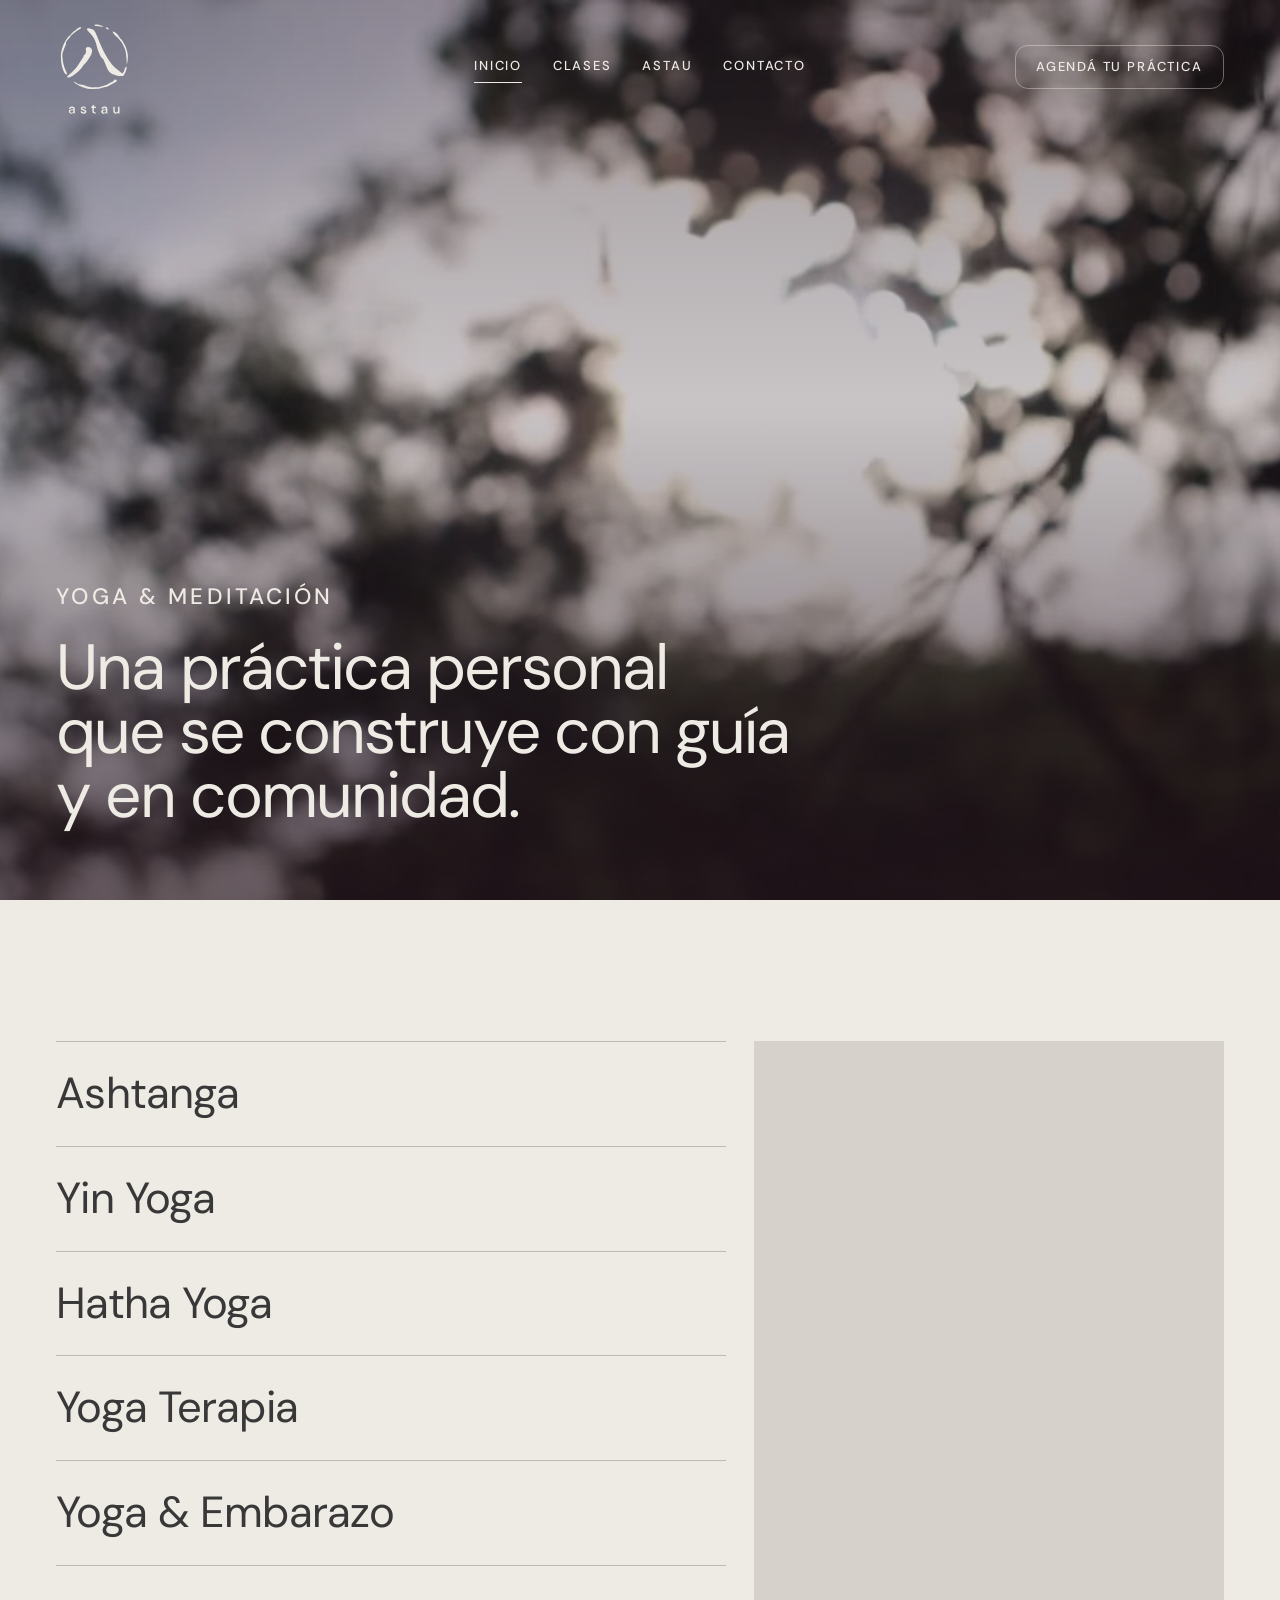
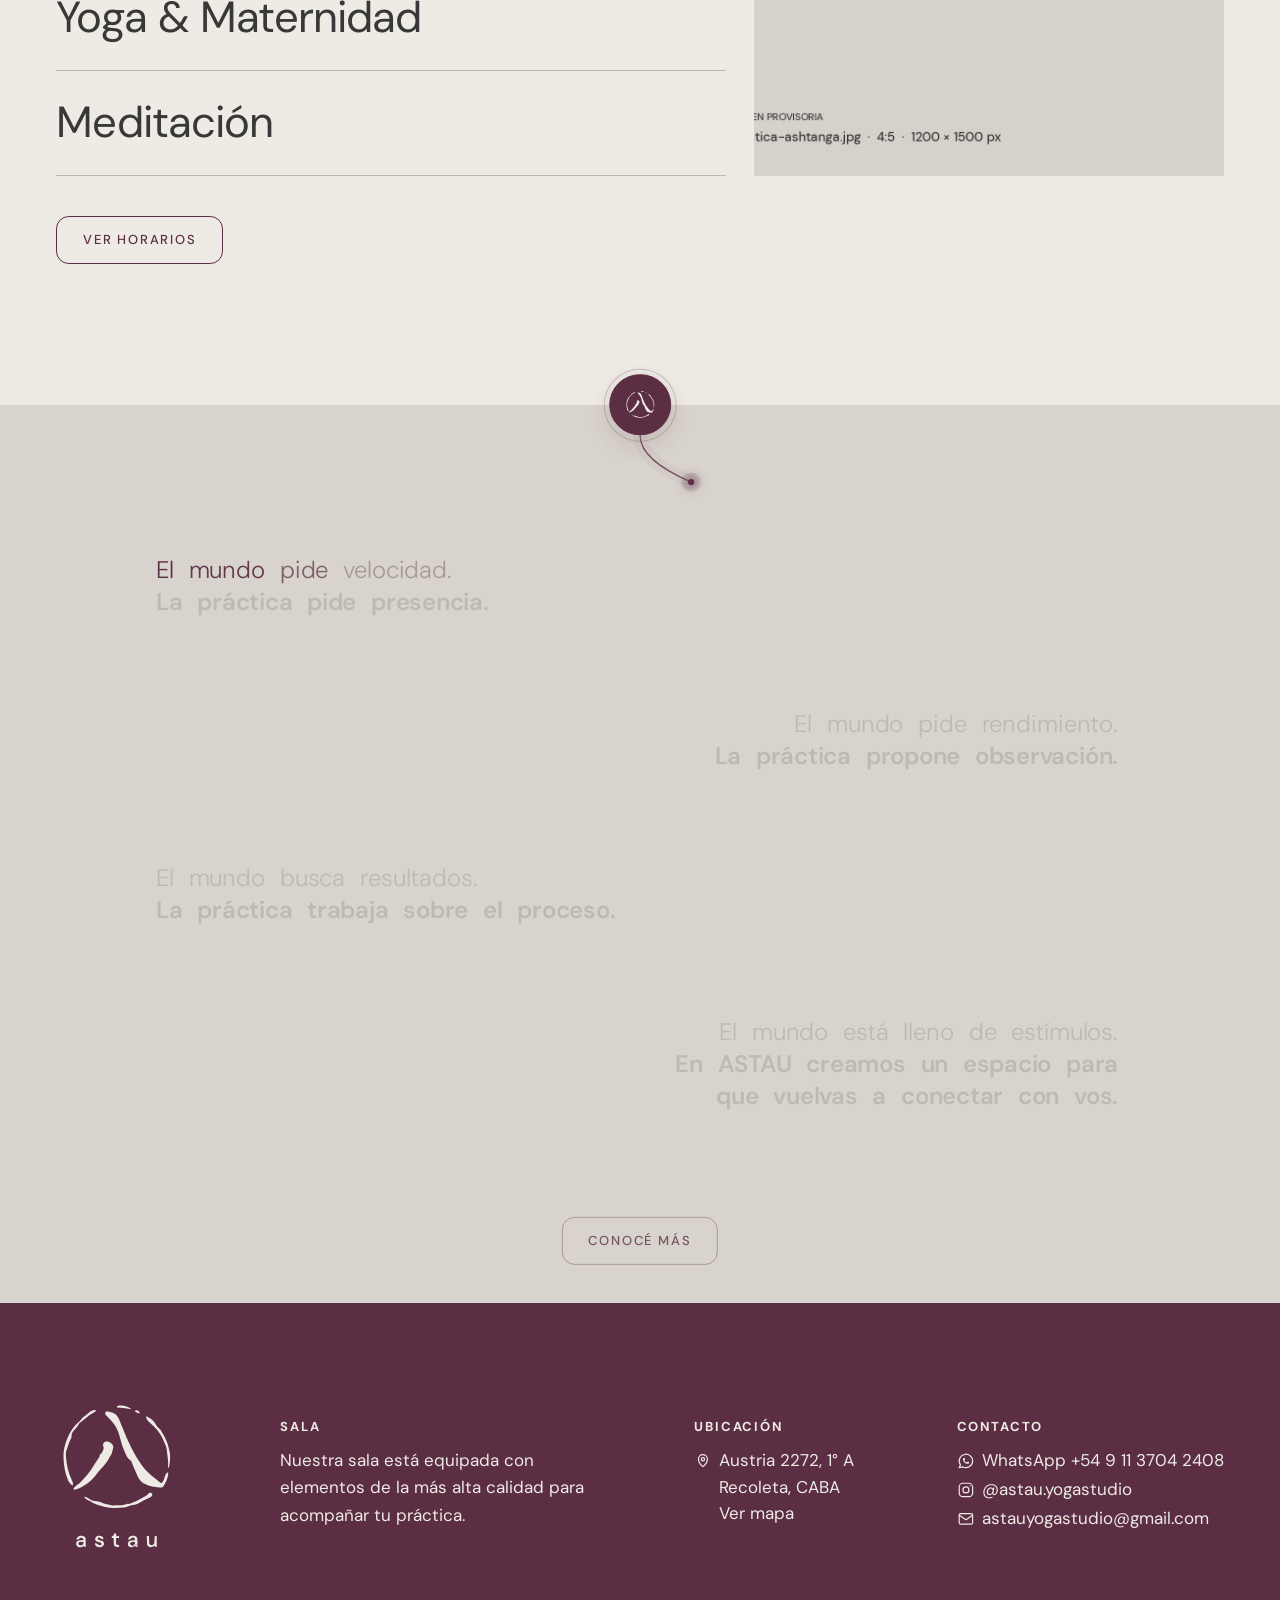
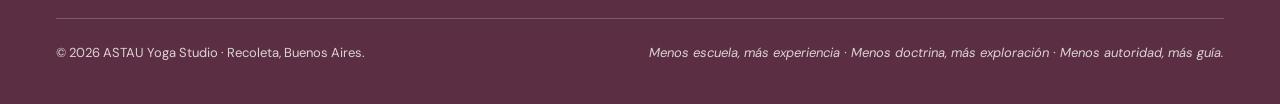
<file: index.html>
<!DOCTYPE html>
<html lang="es-AR">
<head>
  <meta charset="utf-8">
  <meta name="viewport" content="width=device-width, initial-scale=1">
  <title>ASTAU · Yoga y meditación en Recoleta, Buenos Aires</title>
  <meta name="description" content="Estudio de yoga y meditación en Recoleta (Barrio Norte). Ashtanga, Yin, Hatha, Yoga Terapia, embarazo y maternidad. Grupos reducidos y acompañamiento personalizado.">
  <link rel="canonical" href="https://DOMINIO-PENDIENTE.example/">
  <meta name="theme-color" content="#eeeae4">

  <meta property="og:type" content="website">
  <meta property="og:locale" content="es_AR">
  <meta property="og:site_name" content="ASTAU Yoga Studio">
  <meta property="og:title" content="ASTAU · Yoga y meditación en Recoleta, Buenos Aires">
  <meta property="og:description" content="Estudio de yoga y meditación en Recoleta (Barrio Norte). Ashtanga, Yin, Hatha, Yoga Terapia, embarazo y maternidad. Grupos reducidos y acompañamiento personalizado.">
  <meta property="og:url" content="https://DOMINIO-PENDIENTE.example/">
  <meta property="og:image" content="https://DOMINIO-PENDIENTE.example/assets/img/og-astau.jpg">
  <meta property="og:image:width" content="1200">
  <meta property="og:image:height" content="630">
  <meta name="twitter:card" content="summary_large_image">

  <link rel="icon" href="favicon.svg" type="image/svg+xml">
  <link rel="icon" href="favicon.ico" sizes="32x32">
  <link rel="apple-touch-icon" href="apple-touch-icon.png">
  <link rel="manifest" href="site.webmanifest">

  <link rel="preload" href="assets/fonts/dm-sans-latin-wght-normal.woff2" as="font" type="font/woff2" crossorigin>
  <link rel="preload" href="assets/img/hero-astau.jpg" as="image">
  <link rel="stylesheet" href="assets/css/tokens.css">
  <link rel="stylesheet" href="assets/css/main.css">
  <script>document.documentElement.classList.add("js");</script>

  <script type="application/ld+json">
{
  "@context": "https://schema.org",
  "@type": "SportsActivityLocation",
  "@id": "https://DOMINIO-PENDIENTE.example/#negocio",
  "name": "ASTAU Yoga Studio",
  "alternateName": "ASTAU",
  "url": "https://DOMINIO-PENDIENTE.example/",
  "description": "Estudio de yoga y meditación en Recoleta, Buenos Aires. Ashtanga estilo Mysore, Yin Yoga, Hatha Yoga, Yoga Terapia, Yoga & Embarazo, Yoga & Maternidad y Meditación.",
  "image": "https://DOMINIO-PENDIENTE.example/assets/img/og-astau.jpg",
  "logo": "https://DOMINIO-PENDIENTE.example/assets/brand/logo-color.svg",
  "telephone": "+5491137042408",
  "email": "astauyogastudio@gmail.com",
  "priceRange": "$15.000 – $168.000",
  "currenciesAccepted": "ARS",
  "paymentAccepted": "Transferencia, Efectivo",
  "address": {
    "@type": "PostalAddress",
    "streetAddress": "Austria 2272, 1° A",
    "addressLocality": "Recoleta",
    "addressRegion": "Ciudad Autónoma de Buenos Aires",
    "postalCode": "C1425",
    "addressCountry": "AR"
  },
  "hasMap": "https://maps.app.goo.gl/wTtZTwhwu7xZctVu7",
  "sameAs": [
    "https://www.instagram.com/astau.yogastudio/"
  ],
  "openingHoursSpecification": [
    {
      "@type": "OpeningHoursSpecification",
      "dayOfWeek": "https://schema.org/Monday",
      "opens": "08:15",
      "closes": "20:15"
    },
    {
      "@type": "OpeningHoursSpecification",
      "dayOfWeek": "https://schema.org/Tuesday",
      "opens": "08:15",
      "closes": "20:15"
    },
    {
      "@type": "OpeningHoursSpecification",
      "dayOfWeek": "https://schema.org/Wednesday",
      "opens": "08:15",
      "closes": "20:15"
    },
    {
      "@type": "OpeningHoursSpecification",
      "dayOfWeek": "https://schema.org/Thursday",
      "opens": "11:00",
      "closes": "20:15"
    },
    {
      "@type": "OpeningHoursSpecification",
      "dayOfWeek": "https://schema.org/Friday",
      "opens": "08:15",
      "closes": "18:45"
    },
    {
      "@type": "OpeningHoursSpecification",
      "dayOfWeek": "https://schema.org/Saturday",
      "opens": "10:30",
      "closes": "11:30"
    }
  ]
}
  </script>
  <script type="application/ld+json">
{
  "@context": "https://schema.org",
  "@type": "WebSite",
  "@id": "https://DOMINIO-PENDIENTE.example/#sitio",
  "name": "ASTAU Yoga Studio",
  "url": "https://DOMINIO-PENDIENTE.example/",
  "inLanguage": "es-AR",
  "publisher": {
    "@id": "https://DOMINIO-PENDIENTE.example/#negocio"
  }
}
  </script>
</head>
<body data-root="." data-page="inicio">
  <a class="skip" href="#contenido">Saltar al contenido</a>

  <header class="header header--over">
    <div class="wrap header__inner">
      <a class="header__logo" href="./" aria-label="ASTAU, ir al inicio">
        <img class="header__logo-color" src="assets/brand/logo-color.svg" alt="ASTAU" width="93" height="124">
        <img class="header__logo-light" src="assets/brand/logo-negativo.svg" alt="" width="93" height="124">
      </a>
      <nav class="nav" aria-label="Principal">
        <ul class="nav__list">
          <li><a class="nav__link" href="./" aria-current="page">Inicio</a></li>
          <li><a class="nav__link" href="clases/">Clases</a></li>
          <li><a class="nav__link" href="astau/">Astau</a></li>
          <li><a class="nav__link" href="#contacto">Contacto</a></li>
        </ul>
      </nav>
      <div class="header__cta">
        <a class="btn btn--small" href="https://wa.me/5491137042408?text=Hola%2C%20quiero%20agendar%20una%20pr%C3%A1ctica%20en%20ASTAU." target="_blank" rel="noopener" data-track="clic_whatsapp" data-ubicacion="header">Agendá tu práctica</a>
      </div>
      <button class="menu-toggle" type="button" data-menu-open aria-expanded="false" aria-controls="menu">Menú</button>
    </div>
  </header>

  <div class="menu" id="menu" role="dialog" aria-modal="true" aria-label="Menú">
    <div class="menu__top">
      <a class="header__logo" href="./" aria-label="ASTAU, ir al inicio">
        <img src="assets/brand/logo-color.svg" alt="ASTAU" width="93" height="124">
      </a>
      <button class="menu-toggle" type="button" data-menu-close>Cerrar</button>
    </div>
    <ul class="menu__list">
      <li><a class="menu__link" href="./" aria-current="page">Inicio</a></li>
      <li><a class="menu__link" href="clases/">Clases</a></li>
      <li><a class="menu__link" href="astau/">Astau</a></li>
      <li><a class="menu__link" href="#contacto">Contacto</a></li>
    </ul>
    <div class="menu__foot">
      <a class="btn" href="https://wa.me/5491137042408?text=Hola%2C%20quiero%20agendar%20una%20pr%C3%A1ctica%20en%20ASTAU." target="_blank" rel="noopener" data-track="clic_whatsapp" data-ubicacion="menu">Agendá tu práctica</a>
      <p>Austria 2272, 1° A, Recoleta, CABA</p>
    </div>
  </div>


  <main id="contenido">
    <!-- HERO. Video de fondo: rutas en assets/js/config.js. La imagen es el póster
         y lo que se ve sin JavaScript o con "reducir movimiento". -->
    <section class="hero" aria-labelledby="hero-titulo">
      <div class="hero__media" data-hero-video>
        <img src="assets/img/hero-astau.jpg" alt="" width="1280" height="720" fetchpriority="high" decoding="async">
      </div>
      <div class="hero__overlay" aria-hidden="true"></div>

      <div class="wrap grid hero__grid">
        <div class="hero__content">
          <p class="label reveal">Yoga &amp; Meditación</p>
          <!-- <h1 class="display reveal" id="hero-titulo">Yoga &amp; Meditación</h1> -->
          <h1 class="reveal" id="hero-titulo">
            Una práctica personal<br>que se construye con guía<br>y en comunidad.
          </h1>
          <!-- <p class="hero__lead reveal">Una práctica personal que se construye con guía y en comunidad.</p> -->
          <!-- <p class="hero__mantra reveal"><span>Respirar.</span> <span>Observar.</span> <span>Estar presente.</span></p> -->
          <!-- <div class="actions reveal">
            <a class="btn btn--light" href="https://wa.me/5491137042408?text=Hola%2C%20quiero%20agendar%20una%20pr%C3%A1ctica%20en%20ASTAU." target="_blank" rel="noopener" data-track="clic_whatsapp" data-ubicacion="hero">Agendá tu práctica</a>
            <a class="link" href="clases/#horarios">Ver horarios</a>
          </div> -->
        </div>
        <div class="hero__aside" data-hero-controls></div>
      </div>
    </section>

    <section class="section" aria-labelledby="practicas-titulo">
      <div class="wrap grid">
        <h2 class="sr-only" id="practicas-titulo">Clases</h2>
        <!-- <div class="section-head index-head">
          <p class="label reveal">Clases</p>
          <h2 class="h2 reveal" id="practicas-titulo"><span>Un camino</span> <span>Diferentes prácticas</span></h2>
        </div> -->
        <div class="index-col">
          <ol class="index reveal">
              <li>
                <a class="index__link" href="clases/#ashtanga" data-preview="assets/img/practica-ashtanga.jpg" data-preview-alt="Práctica de Ashtanga en la sala de ASTAU" data-track="ver_practica" data-practica="ashtanga">
                  <span class="index__name">Ashtanga</span>
                </a>
              </li>
              <li>
                <a class="index__link" href="clases/#yin-yoga" data-preview="assets/img/practica-yin-yoga.jpg" data-preview-alt="Práctica de Yin Yoga con elementos de sostén" data-track="ver_practica" data-practica="yin-yoga">
                  <span class="index__name">Yin Yoga</span>
                </a>
              </li>
              <li>
                <a class="index__link" href="clases/#hatha-yoga" data-preview="assets/img/practica-hatha-yoga.jpg" data-preview-alt="Práctica de Hatha Yoga en ASTAU" data-track="ver_practica" data-practica="hatha-yoga">
                  <span class="index__name">Hatha Yoga</span>
                </a>
              </li>
              <li>
                <a class="index__link" href="clases/#yoga-terapia" data-preview="assets/img/practica-yoga-terapia.jpg" data-preview-alt="Práctica de Yoga Terapia con elementos de apoyo" data-track="ver_practica" data-practica="yoga-terapia">
                  <span class="index__name">Yoga Terapia</span>
                </a>
              </li>
              <li>
                <a class="index__link" href="clases/#yoga-embarazo" data-preview="assets/img/practica-yoga-embarazo.jpg" data-preview-alt="Práctica de yoga prenatal en ASTAU" data-track="ver_practica" data-practica="yoga-embarazo">
                  <span class="index__name">Yoga &amp; Embarazo</span>
                </a>
              </li>
              <li>
                <a class="index__link" href="clases/#yoga-maternidad" data-preview="assets/img/practica-yoga-maternidad.jpg" data-preview-alt="Práctica de yoga postnatal con bebés en ASTAU" data-track="ver_practica" data-practica="yoga-maternidad">
                  <span class="index__name">Yoga &amp; Maternidad</span>
                </a>
              </li>
              <li>
                <a class="index__link" href="clases/#meditacion" data-preview="assets/img/practica-meditacion.jpg" data-preview-alt="Encuentro de meditación en ASTAU" data-track="ver_practica" data-practica="meditacion">
                  <span class="index__name">Meditación</span>
                </a>
              </li>
          </ol>
          <p class="index__foot reveal"><a class="link" href="clases/#horarios">Ver horarios</a></p>
        </div>
        <figure class="media media--4x5 index__preview" aria-hidden="true">
          <img src="assets/img/practica-ashtanga.jpg" alt="" width="1200" height="1500" loading="lazy" decoding="async">
        </figure>
      </div>
    </section>


    <section class="section section--surface sutra-section" aria-labelledby="manifiesto-titulo" data-sutra-section>
      <h2 class="sr-only" id="manifiesto-titulo">La práctica</h2>

      <div class="sutra-portal sutra-portal--start" aria-hidden="true" data-sutra-portal-start>
        <span class="sutra-portal__stem sutra-portal__stem--in"></span>
        <div class="sutra-portal__medallion">
          <span class="sutra-portal__ring"></span>
          <img class="sutra-portal__mark" src="assets/brand/isotipo-negativo.svg" alt="" width="36" height="36">
        </div>
      </div>

      <!-- Lienzo SVG de la Línea Viva (configurable en assets/js/linea-sutra.config.js) -->
      <div class="sutra-canvas" aria-hidden="true" data-sutra-canvas>
        <svg class="sutra-svg" data-sutra-svg fill="none">
          <defs>
            <filter id="sutra-orb-glow" x="-120%" y="-120%" width="340%" height="340%">
              <feGaussianBlur stdDeviation="4.5" result="blur" />
              <feComposite in="SourceGraphic" in2="blur" operator="over" />
            </filter>
          </defs>
          <path data-sutra-guide />
          <path data-sutra-trail />
          <path data-sutra-main />
          <g data-sutra-orb filter="url(#sutra-orb-glow)">
            <circle data-sutra-orb-halo />
            <circle data-sutra-orb-dot />
            <circle data-sutra-orb-core />
          </g>
        </svg>
      </div>

      <div class="wrap grid sutra-journey">
        <article class="sutra-step sutra-step--1">
          <p class="sutra-step__copy" data-sutra-text="0">
            El mundo pide velocidad.<br><em class="sutra-accent">La práctica pide presencia.</em>
          </p>
        </article>

        <article class="sutra-step sutra-step--2">
          <p class="sutra-step__copy" data-sutra-text="1">
            El mundo pide rendimiento.<br><em class="sutra-accent">La práctica propone observación.</em>
          </p>
        </article>

        <article class="sutra-step sutra-step--3">
          <p class="sutra-step__copy" data-sutra-text="2">
            El mundo busca resultados.<br><em class="sutra-accent">La práctica trabaja sobre el proceso.</em>
          </p>
        </article>

        <article class="sutra-step sutra-step--4">
          <p class="sutra-step__copy sutra-step__copy--quote" data-sutra-text="3">
            El mundo está lleno de estímulos.<br><em class="sutra-accent">En ASTAU creamos un espacio para que vuelvas a conectar con vos.</em>
          </p>
        </article>
      </div>

      <!-- Portal de cierre (la línea desemboca directamente en el botón) -->
      <div class="sutra-portal sutra-portal--end" data-sutra-portal-end>
        <div class="sutra-portal__cta">
          <a class="link" href="astau/">Conocé más</a>
        </div>
      </div>

      <!-- Estructura anterior comentada como referencia:
      <div class="wrap grid">
        <ul class="manifesto__list">
          <li class="manifesto__pair">
            <span class="manifesto__world">El mundo pide velocidad.</span>
            <strong class="manifesto__practice">La práctica pide presencia.</strong>
          </li>
          <li class="manifesto__pair">
            <span class="manifesto__world">El mundo pide rendimiento.</span>
            <strong class="manifesto__practice">La práctica propone observación.</strong>
          </li>
          <li class="manifesto__pair">
            <span class="manifesto__world">El mundo busca resultados.</span>
            <strong class="manifesto__practice">La práctica trabaja sobre el proceso.</strong>
          </li>
        </ul>
        <div class="manifesto__close">
          <div class="manifesto__final">
            <p class="manifesto__world">El mundo está lleno de estímulos.</p>
            <p class="manifesto__statement">En ASTAU creamos un espacio para que vuelvas a conectar con vos.</p>
          </div>
          <div class="manifesto__cta">
            <a class="link" href="astau/">Conocé más</a>
          </div>
        </div>
      </div>
      -->
    </section>


    <!--
    <section class="section section--surface space" aria-labelledby="espacio-titulo">
      <div class="wrap grid">
        <figure class="media media--4x5 space__media reveal">
          <img src="assets/img/espacio-astau.jpg" alt="La sala de ASTAU en Recoleta" width="1200" height="1500" loading="lazy" decoding="async">
        </figure>
        <div class="space__copy">
          <p class="label reveal">El espacio</p>
          <h2 class="h2 space__title reveal" id="espacio-titulo">Un espacio de práctica.</h2>
          <p class="space__lead reveal">Donde detenerse, observarse y construir una experiencia que permita atravesar lo que la vida presenta.</p>
          <div class="prose reveal">
            <p>ASTAU es un espacio creado para acompañar, a través de la práctica consciente del yoga y la meditación, procesos de exploración, dedicación y transformación personal.</p>
            <p>Un lugar íntimo, pensado para hacer una pausa, respirar, observar y llevar la atención hacia aquello que sucede en el cuerpo y en el presente.</p>
            <p>Porque cada persona es diferente. Cada momento también. Y una misma práctica puede ser una experiencia distinta cada vez.</p>
            <p>En ASTAU, cada práctica es una experiencia personal.</p>
          </div>
        </div>
      </div>
    </section>
    -->

    <!-- <section class="section section--surface" aria-labelledby="equipo-titulo">
      <div class="wrap">
        <div class="grid team-teaser__head">
          <div class="team-teaser__title">
            <p class="label reveal">Somos un equipo</p>
            <h2 class="quote quote--tight reveal" id="equipo-titulo"><span>El yoga es un camino de vida.</span> <span>Te acompañamos a recorrer el tuyo.</span></h2>
          </div>
          <div class="team-teaser__intro reveal">
            <p>Nuestro equipo guía y acompaña de manera personalizada cada recorrido con atención, cuidado y respeto.</p>
            <a class="link" href="equipo/">Conocé al equipo</a>
          </div>
        </div>
        <ul class="team-list">
          <li class="team-card reveal">
            <a href="equipo/#constanza-iselli">
              <figure class="media media--4x5">
                <img src="assets/img/equipo-constanza-iselli.jpg" alt="Retrato de Constanza Iselli" width="1000" height="1250" loading="lazy" decoding="async">
              </figure>
              <h3 class="team-card__name">Constanza Iselli</h3>
              <p class="team-card__role">Ashtanga · Meditación</p>
            </a>
          </li>
          <li class="team-card reveal">
            <a href="equipo/#jesica-doldan">
              <figure class="media media--4x5">
                <img src="assets/img/equipo-jesica-doldan.jpg" alt="Retrato de Jésica Doldan" width="1000" height="1250" loading="lazy" decoding="async">
              </figure>
              <h3 class="team-card__name">Jésica Doldan</h3>
              <p class="team-card__role">Hatha Yoga · Yoga &amp; Embarazo · Yoga &amp; Maternidad</p>
            </a>
          </li>
          <li class="team-card reveal">
            <a href="equipo/#lucia-larroude">
              <figure class="media media--4x5">
                <img src="assets/img/equipo-lucia-larroude.jpg" alt="Retrato de Lucía Larroudé" width="1000" height="1250" loading="lazy" decoding="async">
              </figure>
              <h3 class="team-card__name">Lucía Larroudé</h3>
              <p class="team-card__role">Yin Yoga · Meditación</p>
            </a>
          </li>
          <li class="team-card reveal">
            <a href="equipo/#paz-rufino">
              <figure class="media media--4x5">
                <img src="assets/img/equipo-paz-rufino.jpg" alt="Retrato de Paz Rufino" width="1000" height="1250" loading="lazy" decoding="async">
              </figure>
              <h3 class="team-card__name">Paz Rufino</h3>
              <p class="team-card__role">Ashtanga</p>
            </a>
          </li>
          <li class="team-card reveal">
            <a href="equipo/#melisa-larsen">
              <figure class="media media--4x5">
                <img src="assets/img/equipo-melisa-larsen.jpg" alt="Retrato de Melisa Larsen" width="1000" height="1250" loading="lazy" decoding="async">
              </figure>
              <h3 class="team-card__name">Melisa Larsen</h3>
              <p class="team-card__role">Yoga Terapia · Ashtanga</p>
            </a>
          </li>
        </ul>
      </div>
    </section> -->

    <!-- <section class="closing" aria-label="Agendá tu práctica">
      <div class="wrap closing__inner">
        <img class="closing__mark" src="assets/brand/isotipo-negativo.svg" alt="" width="88" height="88" loading="lazy" aria-hidden="true">
        <p class="quote reveal">Un espacio íntimo para encontrar tu ritmo, conectar con el cuerpo, la respiración y el momento presente.</p>
        <div class="actions reveal">
          <a class="btn btn--light" href="https://wa.me/5491137042408?text=Hola%2C%20quiero%20agendar%20una%20pr%C3%A1ctica%20en%20ASTAU." target="_blank" rel="noopener" data-track="clic_whatsapp" data-ubicacion="cierre">Agendá tu práctica</a>
          <a class="link" href="clases/#horarios">Ver horarios</a>
        </div>
      </div>
    </section> -->
  </main>

  <footer class="footer" id="contacto">
    <div class="wrap">
      <div class="grid footer__grid">
        <div class="footer__logo">
          <img src="assets/brand/logo-negativo.svg" alt="ASTAU" width="120" height="160" loading="lazy">
        </div>
        <div class="footer__col">
          <h2 class="label">Sala</h2>
          <p>Nuestra sala está equipada con elementos de la más alta calidad para acompañar tu práctica.</p>
        </div>
        <div class="footer__col">
          <h2 class="label">Ubicación</h2>
          <p class="footer__item">
            <svg class="footer__icon" viewBox="0 0 24 24" fill="none" stroke="currentColor" stroke-width="1.6" stroke-linecap="round" stroke-linejoin="round" aria-hidden="true">
              <path d="M12 21s-6-5.2-6-10a6 6 0 1 1 12 0c0 4.8-6 10-6 10Z"/>
              <circle cx="12" cy="11" r="2.2"/>
            </svg>
            <span>Austria 2272, 1° A<br>Recoleta, CABA</span>
          </p>
          <p class="footer__map"><a href="https://maps.app.goo.gl/wTtZTwhwu7xZctVu7" target="_blank" rel="noopener" data-track="clic_maps">Ver mapa</a></p>
        </div>
        <div class="footer__col">
          <h2 class="label">Contacto</h2>
          <p>
            <a href="https://wa.me/5491137042408?text=Hola%2C%20quiero%20agendar%20una%20pr%C3%A1ctica%20en%20ASTAU." target="_blank" rel="noopener" data-track="clic_whatsapp" data-ubicacion="footer">
              <svg class="footer__icon" viewBox="0 0 24 24" fill="none" stroke="currentColor" stroke-width="1.6" stroke-linecap="round" stroke-linejoin="round" aria-hidden="true">
                <path d="M3 21l1.65-3.8a9 9 0 1 1 3.4 2.9L3 21"/>
                <path d="M9 10a.5.5 0 0 0 1 0V9a.5.5 0 0 0-1 0v1a5 5 0 0 0 5 5h1a.5.5 0 0 0 0-1h-1a.5.5 0 0 0 0 1"/>
              </svg>
              <span>WhatsApp +54 9 11 3704 2408</span>
            </a>
          </p>
          <p>
            <a href="https://www.instagram.com/astau.yogastudio/" target="_blank" rel="noopener" data-track="clic_instagram">
              <svg class="footer__icon" viewBox="0 0 24 24" fill="none" stroke="currentColor" stroke-width="1.6" stroke-linecap="round" stroke-linejoin="round" aria-hidden="true">
                <rect x="3" y="3" width="18" height="18" rx="5"/>
                <circle cx="12" cy="12" r="4"/>
                <circle cx="17.5" cy="6.5" r="0.8" fill="currentColor" stroke="none"/>
              </svg>
              <span>@astau.yogastudio</span>
            </a>
          </p>
          <p>
            <a href="mailto:astauyogastudio@gmail.com" data-track="clic_mail">
              <svg class="footer__icon" viewBox="0 0 24 24" fill="none" stroke="currentColor" stroke-width="1.6" stroke-linecap="round" stroke-linejoin="round" aria-hidden="true">
                <rect x="3" y="5" width="18" height="14" rx="2"/>
                <path d="m3 7 9 6 9-6"/>
              </svg>
              <span>astauyogastudio@gmail.com</span>
            </a>
          </p>
        </div>
      </div>
      
      <div class="site-footer__bottom">
        <p>© 2026 ASTAU Yoga Studio · Recoleta, Buenos Aires.</p>
        <p class="site-footer__mantra">Menos escuela, más experiencia · Menos doctrina, más exploración · Menos autoridad, más guía.</p>
      </div>
    </div>
  </footer>

  <script src="assets/js/config.js" defer></script>
  <script src="assets/js/linea-sutra.config.js" defer></script>
  <script src="assets/js/main.js" defer></script>
</body>
</html>
</file>
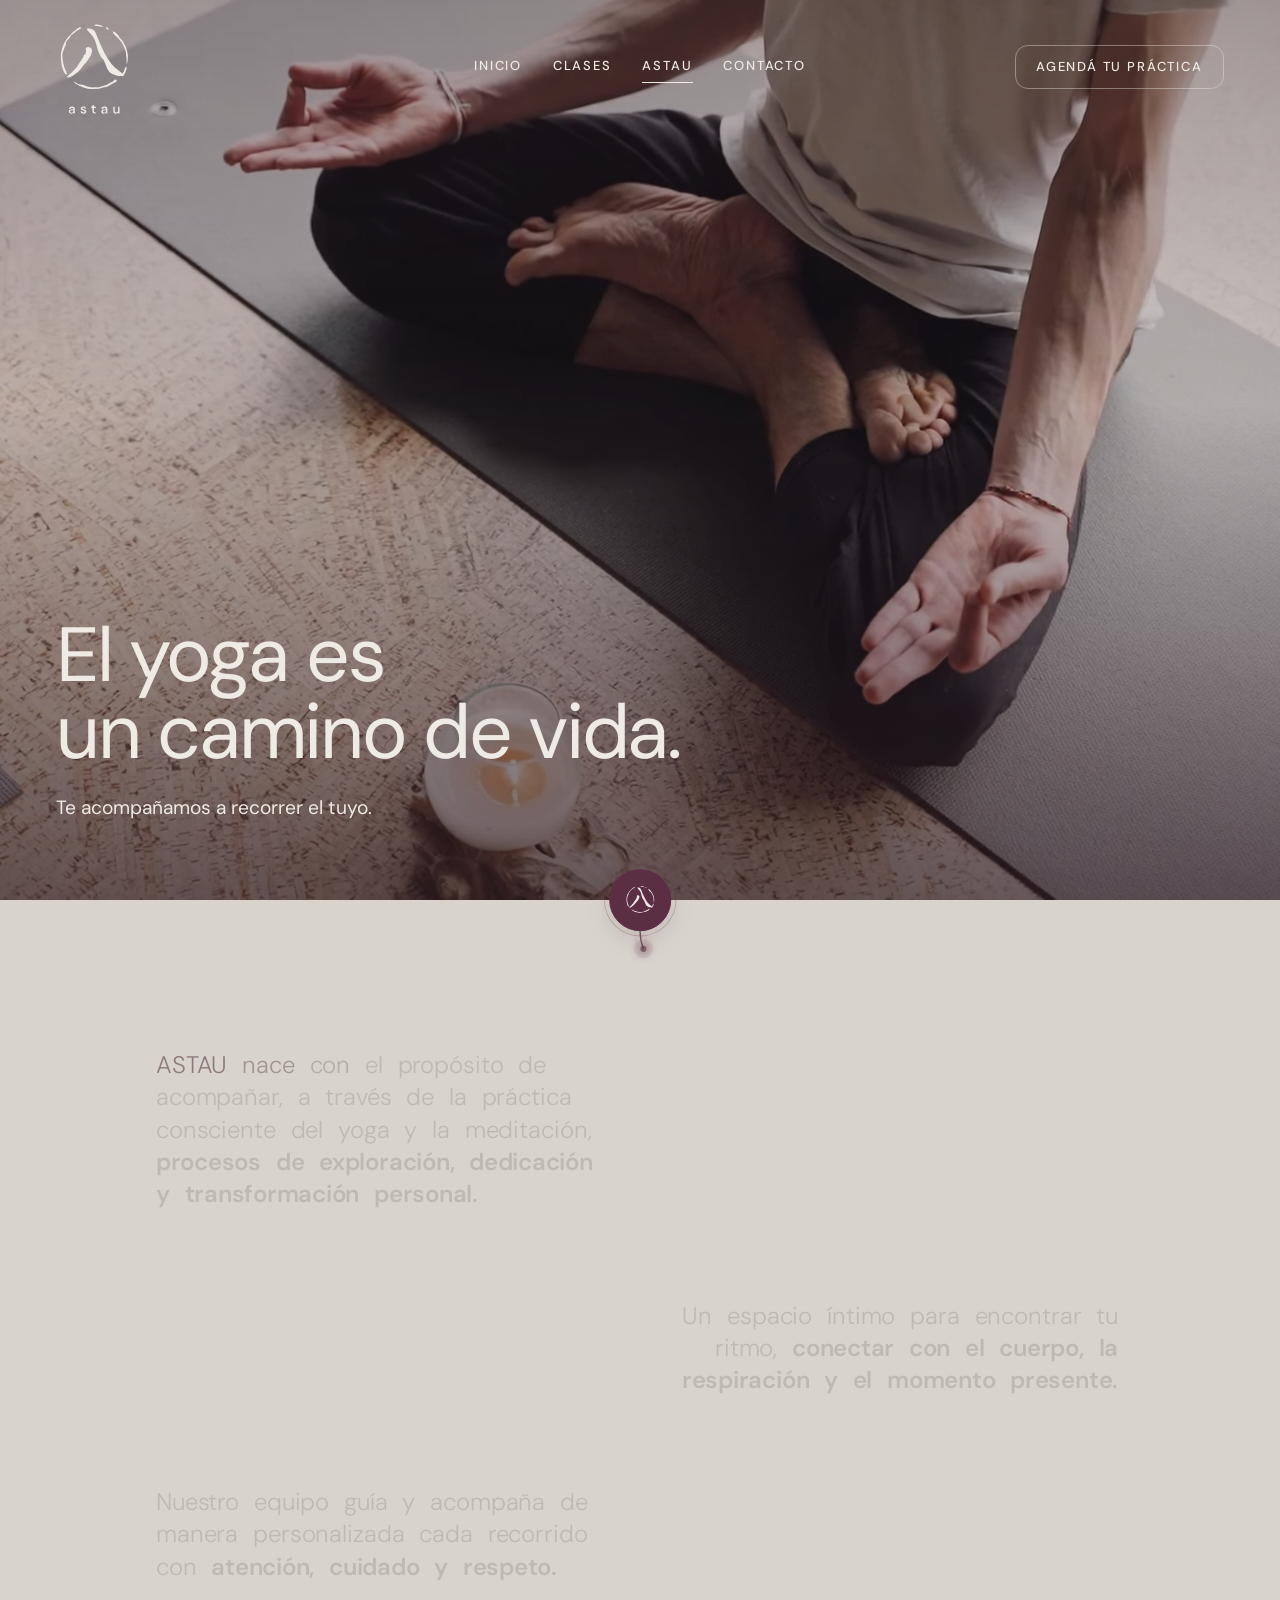
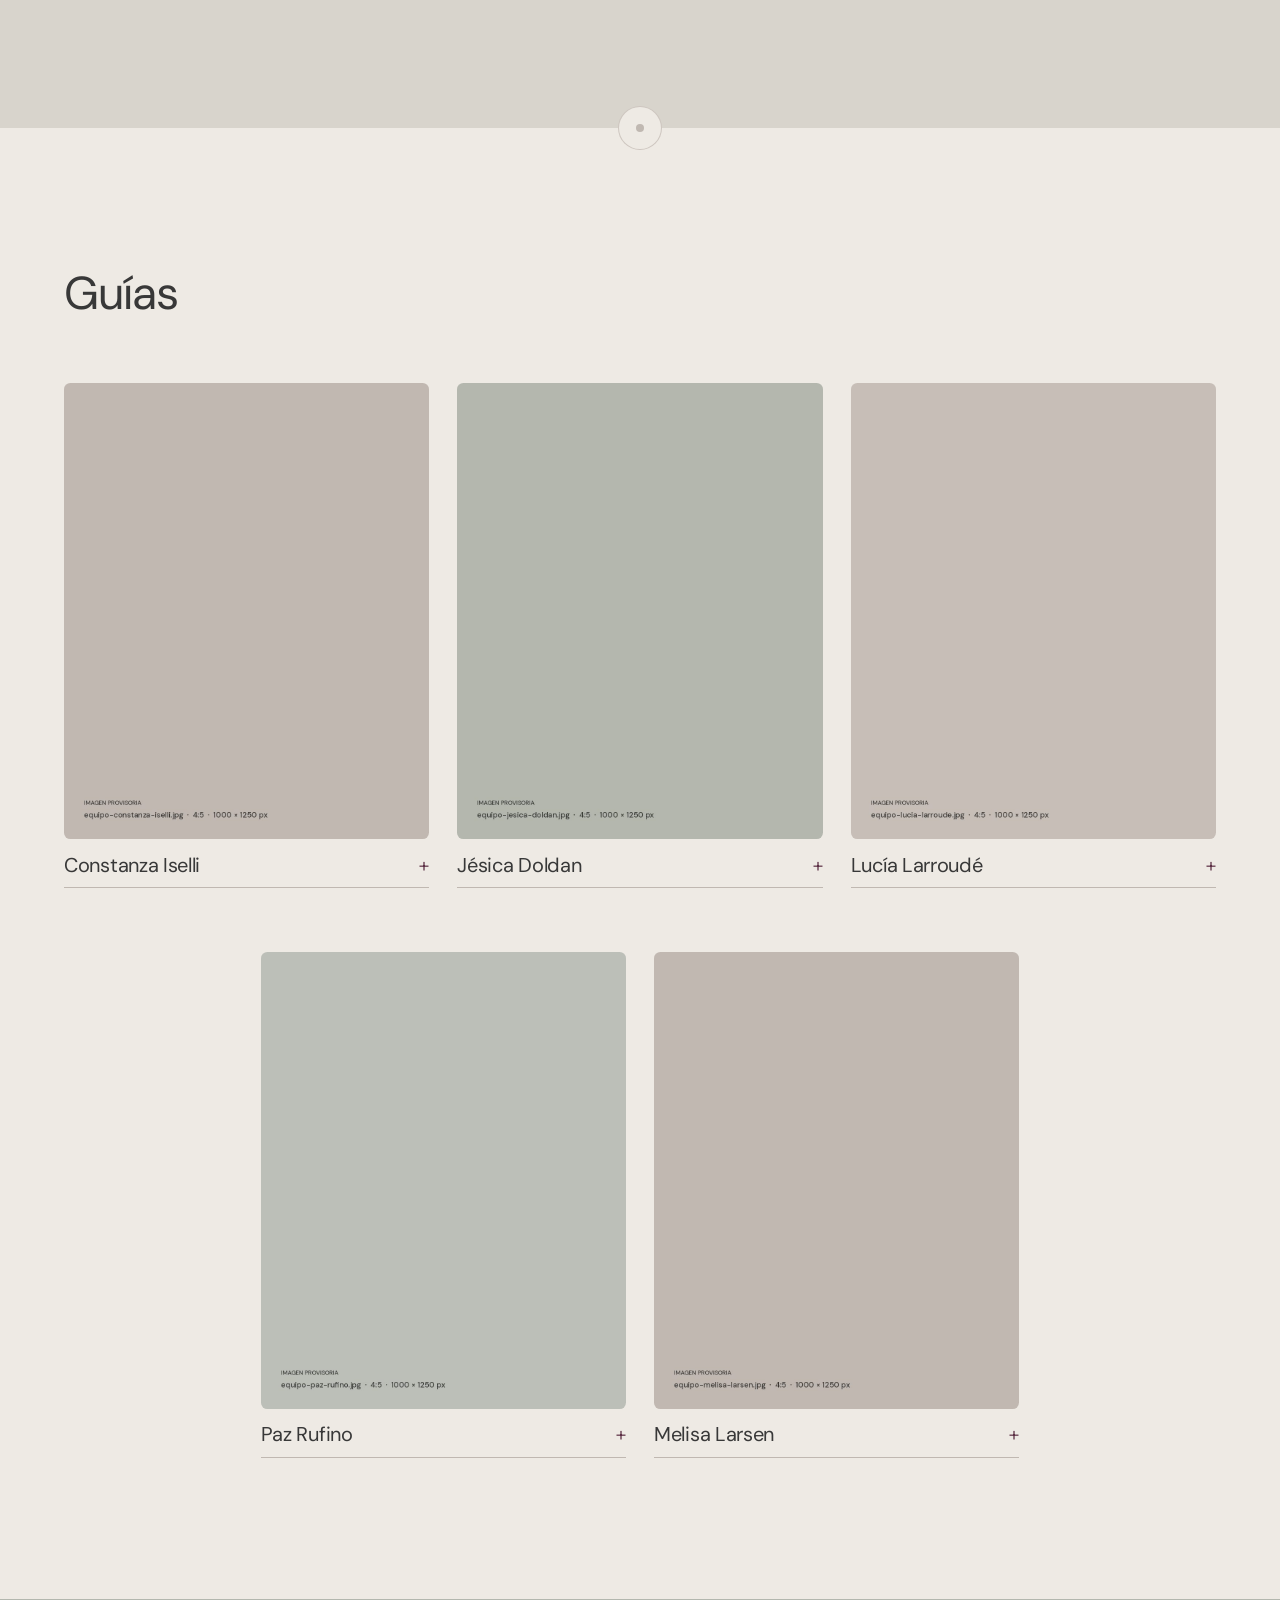
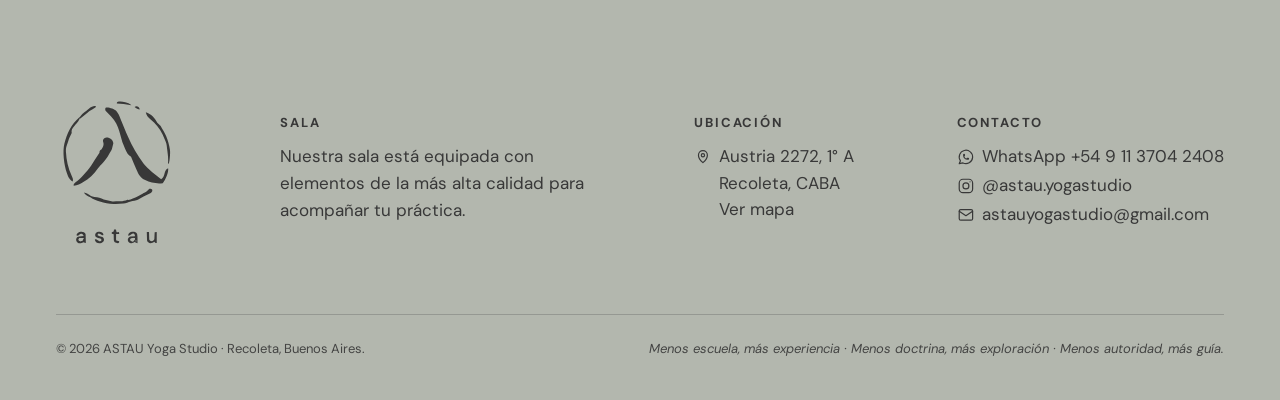
<file: astau/index.html>
<!DOCTYPE html>
<html lang="es-AR">
<head>
  <meta charset="utf-8">
  <meta name="viewport" content="width=device-width, initial-scale=1">
  <title>Equipo · Guías de yoga y meditación en Recoleta · ASTAU</title>
  <meta name="description" content="Conocé a Constanza Iselli, Jésica Doldan, Lucía Larroudé, Paz Rufino y Melisa Larsen, el equipo que guía las prácticas de ASTAU.">
  <link rel="canonical" href="https://DOMINIO-PENDIENTE.example/equipo/">
  <meta name="theme-color" content="#eeeae4">

  <meta property="og:type" content="website">
  <meta property="og:locale" content="es_AR">
  <meta property="og:site_name" content="ASTAU Yoga Studio">
  <meta property="og:title" content="Equipo · Guías de yoga y meditación en Recoleta · ASTAU">
  <meta property="og:description" content="Conocé a Constanza Iselli, Jésica Doldan, Lucía Larroudé, Paz Rufino y Melisa Larsen, el equipo que guía las prácticas de ASTAU.">
  <meta property="og:url" content="https://DOMINIO-PENDIENTE.example/equipo/">
  <meta property="og:image" content="https://DOMINIO-PENDIENTE.example/assets/img/og-astau.jpg">
  <meta property="og:image:width" content="1200">
  <meta property="og:image:height" content="630">
  <meta name="twitter:card" content="summary_large_image">

  <link rel="icon" href="../favicon.svg" type="image/svg+xml">
  <link rel="icon" href="../favicon.ico" sizes="32x32">
  <link rel="apple-touch-icon" href="../apple-touch-icon.png">
  <link rel="manifest" href="../site.webmanifest">

  <link rel="preload" href="../assets/fonts/dm-sans-latin-wght-normal.woff2" as="font" type="font/woff2" crossorigin>
  <link rel="stylesheet" href="../assets/css/tokens.css">
  <link rel="stylesheet" href="../assets/css/main.css">
  <script>document.documentElement.classList.add("js");</script>

  <script type="application/ld+json">
{
  "@context": "https://schema.org",
  "@type": "SportsActivityLocation",
  "@id": "https://DOMINIO-PENDIENTE.example/#negocio",
  "name": "ASTAU Yoga Studio",
  "alternateName": "ASTAU",
  "url": "https://DOMINIO-PENDIENTE.example/"
}
  </script>
  <script type="application/ld+json">
{
  "@context": "https://schema.org",
  "@type": "BreadcrumbList",
  "itemListElement": [
    {
      "@type": "ListItem",
      "position": 1,
      "name": "Inicio",
      "item": "https://DOMINIO-PENDIENTE.example/"
    },
    {
      "@type": "ListItem",
      "position": 2,
      "name": "Equipo",
      "item": "https://DOMINIO-PENDIENTE.example/equipo/"
    }
  ]
}
  </script>
  <script type="application/ld+json">
{
  "@context": "https://schema.org",
  "@type": "Person",
  "@id": "https://DOMINIO-PENDIENTE.example/equipo/#constanza-iselli",
  "name": "Constanza Iselli",
  "jobTitle": "Guía de Ashtanga y Meditación",
  "url": "https://DOMINIO-PENDIENTE.example/equipo/#constanza-iselli",
  "worksFor": {
    "@id": "https://DOMINIO-PENDIENTE.example/#negocio"
  }
}
  </script>
  <script type="application/ld+json">
{
  "@context": "https://schema.org",
  "@type": "Person",
  "@id": "https://DOMINIO-PENDIENTE.example/equipo/#jesica-doldan",
  "name": "Jésica Doldan",
  "jobTitle": "Guía de Hatha Yoga y Yoga & Embarazo y Yoga & Maternidad",
  "url": "https://DOMINIO-PENDIENTE.example/equipo/#jesica-doldan",
  "worksFor": {
    "@id": "https://DOMINIO-PENDIENTE.example/#negocio"
  }
}
  </script>
  <script type="application/ld+json">
{
  "@context": "https://schema.org",
  "@type": "Person",
  "@id": "https://DOMINIO-PENDIENTE.example/equipo/#lucia-larroude",
  "name": "Lucía Larroudé",
  "jobTitle": "Guía de Yin Yoga y Meditación",
  "url": "https://DOMINIO-PENDIENTE.example/equipo/#lucia-larroude",
  "worksFor": {
    "@id": "https://DOMINIO-PENDIENTE.example/#negocio"
  }
}
  </script>
  <script type="application/ld+json">
{
  "@context": "https://schema.org",
  "@type": "Person",
  "@id": "https://DOMINIO-PENDIENTE.example/equipo/#paz-rufino",
  "name": "Paz Rufino",
  "jobTitle": "Guía de Ashtanga",
  "url": "https://DOMINIO-PENDIENTE.example/equipo/#paz-rufino",
  "worksFor": {
    "@id": "https://DOMINIO-PENDIENTE.example/#negocio"
  }
}
  </script>
  <script type="application/ld+json">
{
  "@context": "https://schema.org",
  "@type": "Person",
  "@id": "https://DOMINIO-PENDIENTE.example/equipo/#melisa-larsen",
  "name": "Melisa Larsen",
  "jobTitle": "Guía de Yoga Terapia y Ashtanga",
  "url": "https://DOMINIO-PENDIENTE.example/equipo/#melisa-larsen",
  "worksFor": {
    "@id": "https://DOMINIO-PENDIENTE.example/#negocio"
  }
}
  </script>
</head>
<body data-root=".." data-page="astau">
  <a class="skip" href="#contenido">Saltar al contenido</a>

  <header class="header header--over">
    <div class="wrap header__inner">
      <a class="header__logo" href="../" aria-label="ASTAU, ir al inicio">
        <img class="header__logo-color" src="../assets/brand/logo-color.svg" alt="ASTAU" width="93" height="124">
        <img class="header__logo-light" src="../assets/brand/logo-negativo.svg" alt="" width="93" height="124">
      </a>
      <nav class="nav" aria-label="Principal">
        <ul class="nav__list">
          <li><a class="nav__link" href="../">Inicio</a></li>
          <li><a class="nav__link" href="../clases/">Clases</a></li>
          <li><a class="nav__link" href="../astau/" aria-current="page">Astau</a></li>
          <li><a class="nav__link" href="#contacto">Contacto</a></li>
        </ul>
      </nav>
      <div class="header__cta">
        <a class="btn btn--small" href="https://wa.me/5491137042408?text=Hola%2C%20quiero%20agendar%20una%20pr%C3%A1ctica%20en%20ASTAU." target="_blank" rel="noopener" data-track="clic_whatsapp" data-ubicacion="header">Agendá tu práctica</a>
      </div>
      <button class="menu-toggle" type="button" data-menu-open aria-expanded="false" aria-controls="menu">Menú</button>
    </div>
  </header>

  <div class="menu" id="menu" role="dialog" aria-modal="true" aria-label="Menú">
    <div class="menu__top">
      <a class="header__logo" href="../" aria-label="ASTAU, ir al inicio">
        <img src="../assets/brand/logo-color.svg" alt="ASTAU" width="93" height="124">
      </a>
      <button class="menu-toggle" type="button" data-menu-close>Cerrar</button>
    </div>
    <ul class="menu__list">
      <li><a class="menu__link" href="../">Inicio</a></li>
      <li><a class="menu__link" href="../clases/">Clases</a></li>
      <li><a class="menu__link" href="../astau/" aria-current="page">Astau</a></li>
      <li><a class="menu__link" href="#contacto">Contacto</a></li>
    </ul>
    <div class="menu__foot">
      <a class="btn" href="https://wa.me/5491137042408?text=Hola%2C%20quiero%20agendar%20una%20pr%C3%A1ctica%20en%20ASTAU." target="_blank" rel="noopener" data-track="clic_whatsapp" data-ubicacion="menu">Agendá tu práctica</a>
      <p>Austria 2272, 1° A, Recoleta, CABA</p>
    </div>
  </div>

  <main id="contenido">
    <section class="page-head">
      <div class="page-head__media" aria-hidden="true">
        <video poster="../assets/img/equipo-astau.jpg" autoplay muted loop playsinline preload="metadata">
          <source src="../assets/video/hero-equipo-astau-v1.webm" type="video/webm">
          <source src="../assets/video/hero-equipo-astau-v1.mp4" type="video/mp4">
        </video>
      </div>
      <div class="page-head__overlay" aria-hidden="true"></div>
      <div class="wrap grid page-head__grid">
        <div class="page-head__title">
          <h1 class="display reveal">El yoga es<br>un camino de vida.</h1>
        </div>
        <div class="page-head__lead lead reveal">
          <p>Te acompañamos a recorrer el tuyo.</p>
        </div>
      </div>
    </section>

    <section class="section section--surface sutra-section" aria-labelledby="conceptos-titulo" data-sutra-section>
      <h2 class="sr-only" id="conceptos-titulo">¿Qué es ASTAU?</h2>

      <div class="sutra-portal sutra-portal--start" aria-hidden="true" data-sutra-portal-start>
        <span class="sutra-portal__stem sutra-portal__stem--in"></span>
        <div class="sutra-portal__medallion">
          <span class="sutra-portal__ring"></span>
          <img class="sutra-portal__mark" src="../assets/brand/isotipo-negativo.svg" alt="" width="36" height="36">
        </div>
      </div>

      <!-- Lienzo SVG de la Línea Viva (configurable en assets/js/linea-sutra.config.js) -->
      <div class="sutra-canvas" aria-hidden="true" data-sutra-canvas>
        <svg class="sutra-svg" data-sutra-svg fill="none">
          <defs>
            <filter id="sutra-orb-glow" x="-120%" y="-120%" width="340%" height="340%">
              <feGaussianBlur stdDeviation="4.5" result="blur" />
              <feComposite in="SourceGraphic" in2="blur" operator="over" />
            </filter>
          </defs>
          <path data-sutra-guide />
          <path data-sutra-trail />
          <path data-sutra-main />
          <g data-sutra-orb filter="url(#sutra-orb-glow)">
            <circle data-sutra-orb-halo />
            <circle data-sutra-orb-dot />
            <circle data-sutra-orb-core />
          </g>
        </svg>
      </div>

      <div class="wrap grid sutra-journey">
        <article class="sutra-step sutra-step--1">
          <!-- <p class="label sutra-step__label">01 · El propósito</p> -->
          <p class="sutra-step__copy sutra-step__copy--quote" data-sutra-text="0">
            ASTAU nace con el propósito de acompañar, a través de la práctica consciente del yoga y la meditación, <em class="sutra-accent">procesos de exploración, dedicación y transformación personal.</em>
          </p>
        </article>

        <article class="sutra-step sutra-step--2">
          <!-- <p class="label sutra-step__label">02 · El espacio</p> -->
          <p class="sutra-step__copy sutra-step__copy--quote" data-sutra-text="1">
            Un espacio íntimo para encontrar tu ritmo, <em class="sutra-accent">conectar con el cuerpo, la respiración y el momento presente.</em>
          </p>
        </article>

        <article class="sutra-step sutra-step--3">
          <!-- <p class="label sutra-step__label">03 · El acompañamiento</p> -->
          <p class="sutra-step__copy sutra-step__copy--quote" data-sutra-text="2">
            Nuestro equipo guía y acompaña de manera personalizada cada recorrido con <em class="sutra-accent">atención, cuidado y respeto.</em>
          </p>
        </article>
      </div>

      <!-- Portal de cierre (Florece cuando llega el orbe y tiende el puente hacia Guías) -->
      <div class="sutra-portal sutra-portal--end" aria-hidden="true" data-sutra-portal-end>
        <div class="sutra-portal__bloom">
          <span class="sutra-portal__ripple"></span>
          <span class="sutra-portal__ripple sutra-portal__ripple--delay"></span>
          <span class="sutra-portal__node"></span>
        </div>
        <span class="sutra-portal__stem sutra-portal__stem--out"></span>
      </div>

      <!-- Estructura anterior comentada como referencia:
      <div class="wrap grid">
        <div class="section-head section-head--full">
          <p class="label reveal">¿Qué es ASTAU?</p>
          <h2 class="h2 reveal">Práctica consciente</h2>
        </div>
        <div class="concepts-col">
          <dl class="concepts">
            <div class="reveal"><dt>Práctica</dt><dd>Como proceso y no como actividades aisladas.</dd></div>
            <div class="reveal"><dt>Presencia</dt><dd>Cuerpo, respiración, atención.</dd></div>
            <div class="reveal"><dt>Acompañamiento</dt><dd>Cercanía, personalización, seguimiento, guía.</dd></div>
            <div class="reveal"><dt>Comunidad</dt><dd>Un espacio compartido donde cada persona desarrolla su propio recorrido.</dd></div>
            <div class="reveal"><dt>Camino</dt><dd>De vida, propio, personal.</dd></div>
          </dl>
        </div>
      </div>
      -->
    </section>

    <section class="section" aria-label="Guías">
      <div class="wrap">
        <div class="section-head guides-head">
          <h2 class="h2 reveal">Guías</h2>
        </div>

        <ul class="guides-grid" role="list">
          <li class="guide-card reveal" id="constanza-iselli">
            <button class="guide-card__btn" type="button" command="show-modal" commandfor="modal-constanza-iselli" data-guide-open="modal-constanza-iselli">
              <figure class="media media--4x5 guide-card__media">
                <img src="../assets/img/equipo-constanza-iselli.jpg" alt="Constanza Iselli, guía de ASTAU" width="1000" height="1250" loading="lazy" decoding="async">
              </figure>
              <span class="guide-card__info">
                <span class="guide-card__name">Constanza Iselli</span>
                <span class="guide-card__plus" aria-hidden="true">+</span>
              </span>
            </button>
          </li>

          <li class="guide-card reveal" id="jesica-doldan">
            <button class="guide-card__btn" type="button" command="show-modal" commandfor="modal-jesica-doldan" data-guide-open="modal-jesica-doldan">
              <figure class="media media--4x5 guide-card__media">
                <img src="../assets/img/equipo-jesica-doldan.jpg" alt="Jésica Doldan, guía de ASTAU" width="1000" height="1250" loading="lazy" decoding="async">
              </figure>
              <span class="guide-card__info">
                <span class="guide-card__name">Jésica Doldan</span>
                <span class="guide-card__plus" aria-hidden="true">+</span>
              </span>
            </button>
          </li>

          <li class="guide-card reveal" id="lucia-larroude">
            <button class="guide-card__btn" type="button" command="show-modal" commandfor="modal-lucia-larroude" data-guide-open="modal-lucia-larroude">
              <figure class="media media--4x5 guide-card__media">
                <img src="../assets/img/equipo-lucia-larroude.jpg" alt="Lucía Larroudé, guía de ASTAU" width="1000" height="1250" loading="lazy" decoding="async">
              </figure>
              <span class="guide-card__info">
                <span class="guide-card__name">Lucía Larroudé</span>
                <span class="guide-card__plus" aria-hidden="true">+</span>
              </span>
            </button>
          </li>

          <li class="guide-card reveal" id="paz-rufino">
            <button class="guide-card__btn" type="button" command="show-modal" commandfor="modal-paz-rufino" data-guide-open="modal-paz-rufino">
              <figure class="media media--4x5 guide-card__media">
                <img src="../assets/img/equipo-paz-rufino.jpg" alt="Paz Rufino, guía de ASTAU" width="1000" height="1250" loading="lazy" decoding="async">
              </figure>
              <span class="guide-card__info">
                <span class="guide-card__name">Paz Rufino</span>
                <span class="guide-card__plus" aria-hidden="true">+</span>
              </span>
            </button>
          </li>

          <li class="guide-card reveal" id="melisa-larsen">
            <button class="guide-card__btn" type="button" command="show-modal" commandfor="modal-melisa-larsen" data-guide-open="modal-melisa-larsen">
              <figure class="media media--4x5 guide-card__media">
                <img src="../assets/img/equipo-melisa-larsen.jpg" alt="Melisa Larsen, guía de ASTAU" width="1000" height="1250" loading="lazy" decoding="async">
              </figure>
              <span class="guide-card__info">
                <span class="guide-card__name">Melisa Larsen</span>
                <span class="guide-card__plus" aria-hidden="true">+</span>
              </span>
            </button>
          </li>
        </ul>

        <dialog class="guide-modal" id="modal-constanza-iselli" closedby="any" aria-labelledby="modal-title-constanza-iselli">
          <div class="guide-modal__inner">
            <button class="guide-modal__close" type="button" aria-label="Cerrar" data-modal-close autofocus>
              <svg viewBox="0 0 14 14" width="14" height="14" fill="none" stroke="currentColor" stroke-width="1" stroke-linecap="round" aria-hidden="true">
                <path d="M2.5 2.5l9 9M11.5 2.5l-9 9" vector-effect="non-scaling-stroke"/>
              </svg>
            </button>
            <figure class="media media--4x5 guide-modal__media">
              <img src="../assets/img/equipo-constanza-iselli.jpg" alt="Constanza Iselli, guía de ASTAU" width="1000" height="1250" loading="lazy" decoding="async">
            </figure>
            <div class="guide-modal__copy">
              <h2 class="h2 guide-modal__title" id="modal-title-constanza-iselli">Constanza Iselli</h2>
              <ul class="guide__tags" aria-label="Prácticas">
                <li><a href="../clases/#ashtanga">Ashtanga</a></li>
                <li><a href="../clases/#meditacion">Meditación</a></li>
              </ul>
              <div class="prose guide__bio">
                <p>Eligió el ashtanga yoga como una forma de vida, una práctica que estudia y cultiva como un camino de autoconocimiento, compromiso y exploración personal. Su enfoque integra el trabajo sobre las posturas, la respiración y la meditación, con especial atención a los procesos individuales y a los tiempos de cada practicante.</p>
                <p>Realizó el instructorado de Ashtanga Vinyasa Yoga 200 h y 500 h en Ashtanga Baires. Tomó workshops y clases con referentes como Matthew Vollmer, David Robson &amp; Jelena Vesic, Gregor Maehle, Eddie Stern, Lino Miele, Sasha Masiello, Lucas Carvalho, Santina Giardina-Chard y con <a href="https://www.instagram.com/sharathjoisr/" rel="noopener" target="_blank">Sharath</a> Jois en Nueva York (2024). Actualmente practica regularmente meditación vipassana, ashtanga con Mercedes D’Orta y estudia los Yoga Sutras de Patanjali con Julieta Petean.</p>
                <p>Su formación en Ciencia Política también nutre su mirada sobre el yoga, en particular, su interés por la observación, la comprensión de las personas y los procesos de transformación en el marco de lo social.</p>
                <p>Como fundadora de ASTAU, impulsa un espacio de práctica y encuentro para que cada persona pueda descubrir su camino, conectar con su mejor versión y desplegarla. Acompaña a quienes están en esa búsqueda y hoy encuentran en el yoga un portal para conocerse y ser mejores personas.</p>
              </div>
            </div>
          </div>
        </dialog>

        <dialog class="guide-modal" id="modal-jesica-doldan" closedby="any" aria-labelledby="modal-title-jesica-doldan">
          <div class="guide-modal__inner">
            <button class="guide-modal__close" type="button" aria-label="Cerrar" data-modal-close autofocus>
              <svg viewBox="0 0 14 14" width="14" height="14" fill="none" stroke="currentColor" stroke-width="1" stroke-linecap="round" aria-hidden="true">
                <path d="M2.5 2.5l9 9M11.5 2.5l-9 9" vector-effect="non-scaling-stroke"/>
              </svg>
            </button>
            <figure class="media media--4x5 guide-modal__media">
              <img src="../assets/img/equipo-jesica-doldan.jpg" alt="Jésica Doldan, guía de ASTAU" width="1000" height="1250" loading="lazy" decoding="async">
            </figure>
            <div class="guide-modal__copy">
              <h2 class="h2 guide-modal__title" id="modal-title-jesica-doldan">Jésica Doldan</h2>
              <ul class="guide__tags" aria-label="Prácticas">
                <li><a href="../clases/#hatha-yoga">Hatha Yoga</a></li>
                <li><a href="../clases/#yoga-embarazo">Yoga &amp; Embarazo</a></li>
                <li><a href="../clases/#yoga-maternidad">Yoga &amp; Maternidad</a></li>
              </ul>
              <div class="prose guide__bio">
                <p>Practica y estudia Hatha Yoga desde hace varios años y comparte su enseñanza desde 2021. Su trabajo se especializa en Hatha Yoga, Yoga Prenatal y Yoga &amp; Puerperio, con propuestas adaptadas a las distintas etapas y necesidades de cada persona.</p>
                <p>Se formó en Hatha Yoga 200 h en Centro Ananda Yoga y realizó especializaciones en Yogaterapia y Yoga y Embarazo en Bonayoga. Su recorrido profundiza en el vínculo entre el yoga, la naturaleza y los ciclos vitales, con especial interés en los procesos de gestación y posparto.</p>
                <p>Su enfoque integra el movimiento consciente, la respiración, la escucha corporal y la atención a los procesos individuales, creando espacios de práctica donde cada persona pueda reconocer sus posibilidades, desarrollar la propiocepción, respetar sus tiempos y habitar el cuerpo con mayor presencia.</p>
                <p>En ASTAU guía prácticas desde una mirada integral, respetuosa y atenta a las particularidades de cada recorrido.</p>
              </div>
            </div>
          </div>
        </dialog>

        <dialog class="guide-modal" id="modal-lucia-larroude" closedby="any" aria-labelledby="modal-title-lucia-larroude">
          <div class="guide-modal__inner">
            <button class="guide-modal__close" type="button" aria-label="Cerrar" data-modal-close autofocus>
              <svg viewBox="0 0 14 14" width="14" height="14" fill="none" stroke="currentColor" stroke-width="1" stroke-linecap="round" aria-hidden="true">
                <path d="M2.5 2.5l9 9M11.5 2.5l-9 9" vector-effect="non-scaling-stroke"/>
              </svg>
            </button>
            <figure class="media media--4x5 guide-modal__media">
              <img src="../assets/img/equipo-lucia-larroude.jpg" alt="Lucía Larroudé, guía de ASTAU" width="1000" height="1250" loading="lazy" decoding="async">
            </figure>
            <div class="guide-modal__copy">
              <h2 class="h2 guide-modal__title" id="modal-title-lucia-larroude">Lucía Larroudé</h2>
              <ul class="guide__tags" aria-label="Prácticas">
                <li><a href="../clases/#yin-yoga">Yin Yoga</a></li>
                <li><a href="../clases/#meditacion">Meditación</a></li>
              </ul>
              <div class="prose guide__bio">
                <p>Practica y enseña Vinyasa y Yin Yoga con enfoque funcional. Su acercamiento a esta perspectiva transformó su manera de entender el yoga: una práctica que prioriza las posibilidades y particularidades de cada cuerpo por sobre la búsqueda de formas estéticas o posturas ideales.</p>
                <p>Desde su reencuentro con el yoga en 2019, profundiza su estudio y práctica, integrando el movimiento, la percepción corporal y la respiración como herramientas de exploración y autoconocimiento. Se formó en Vinyasa (200 h Yoga Proyect BA y 200 h en Soma Yoga) y en Yin yoga (200 h en Yoga Yin y formación continua en MioYin). Desde hace dos años estudia las enseñanzas de la Bhagavad Gita con Julieta Petean.</p>
                <p>Su enfoque propone una práctica atenta a las necesidades individuales, en la que cada persona pueda desarrollar una relación más consciente con su cuerpo y encontrar su propia manera de habitar las posturas.</p>
              </div>
            </div>
          </div>
        </dialog>

        <dialog class="guide-modal" id="modal-paz-rufino" closedby="any" aria-labelledby="modal-title-paz-rufino">
          <div class="guide-modal__inner">
            <button class="guide-modal__close" type="button" aria-label="Cerrar" data-modal-close autofocus>
              <svg viewBox="0 0 14 14" width="14" height="14" fill="none" stroke="currentColor" stroke-width="1" stroke-linecap="round" aria-hidden="true">
                <path d="M2.5 2.5l9 9M11.5 2.5l-9 9" vector-effect="non-scaling-stroke"/>
              </svg>
            </button>
            <figure class="media media--4x5 guide-modal__media">
              <img src="../assets/img/equipo-paz-rufino.jpg" alt="Paz Rufino, guía de ASTAU" width="1000" height="1250" loading="lazy" decoding="async">
            </figure>
            <div class="guide-modal__copy">
              <h2 class="h2 guide-modal__title" id="modal-title-paz-rufino">Paz Rufino</h2>
              <ul class="guide__tags" aria-label="Prácticas">
                <li><a href="../clases/#ashtanga">Ashtanga</a></li>
              </ul>
              <div class="prose guide__bio">
                <p>Su recorrido en el yoga comenzó con el Ashtanga Vinyasa Yoga, una práctica que continúa estudiando. Se formó como instructora de Ashtanga Vinyasa Yoga 200 h y 500 h en Ashtanga Baires. Tomó workshops con Gregor Maehle y Vera Reusmann.</p>
                <p>Es Antropóloga, formación académica que combina con sus estudios de yoga para abordar la práctica desde una perspectiva integral, atenta a las particularidades y experiencias de cada persona.</p>
                <p>En sus clases trabaja especialmente sobre la presencia, el desapego y la autopercepción. A través de la movilidad, las posturas y la respiración consciente, propone explorar las posibilidades del cuerpo, desarrollar una mayor atención sobre sus movimientos y comprender la práctica como un proceso, más allá de los resultados.</p>
              </div>
            </div>
          </div>
        </dialog>

        <dialog class="guide-modal" id="modal-melisa-larsen" closedby="any" aria-labelledby="modal-title-melisa-larsen">
          <div class="guide-modal__inner">
            <button class="guide-modal__close" type="button" aria-label="Cerrar" data-modal-close autofocus>
              <svg viewBox="0 0 14 14" width="14" height="14" fill="none" stroke="currentColor" stroke-width="1" stroke-linecap="round" aria-hidden="true">
                <path d="M2.5 2.5l9 9M11.5 2.5l-9 9" vector-effect="non-scaling-stroke"/>
              </svg>
            </button>
            <figure class="media media--4x5 guide-modal__media">
              <img src="../assets/img/equipo-melisa-larsen.jpg" alt="Melisa Larsen, guía de ASTAU" width="1000" height="1250" loading="lazy" decoding="async">
            </figure>
            <div class="guide-modal__copy">
              <h2 class="h2 guide-modal__title" id="modal-title-melisa-larsen">Melisa Larsen</h2>
              <ul class="guide__tags" aria-label="Prácticas">
                <li><a href="../clases/#yoga-terapia">Yoga Terapia</a></li>
                <li><a href="../clases/#ashtanga">Ashtanga</a></li>
              </ul>
              <div class="prose guide__bio">
                <p>Se formó como instructora de Ashtanga Vinyasa Yoga 200 h y 500 h en Ashtanga Baires y realizó el Profesorado de Yoga Terapia en Maas Yoga. Tomó workshops con Gregor Maehle y Santina Giardina-Chard.</p>
                <p>Concibe al yoga como una herramienta de autoconocimiento y una forma de habitar la vida con más presencia y en constante evolución. Entiende este camino como un aprendizaje compartido, en el que todas las personas son estudiantes y se nutren con sus enseñanzas mutuamente.</p>
                <p>Su enfoque acompaña los procesos de cada practicante de manera personalizada y según su disponibilidad. Propone una práctica que no busca la postura perfecta, sino aquietar la mente, escuchar lo que el cuerpo tiene para decir y reaprender a relacionarse con uno mismo y con los demás desde el amor y la compasión.</p>
              </div>
            </div>
          </div>
        </dialog>
      </div>
    </section>

    <!-- <section class="closing" aria-label="Agendá tu práctica">
      <div class="wrap closing__inner">
        <img class="closing__mark" src="../assets/brand/isotipo-negativo.svg" alt="" width="88" height="88" loading="lazy" aria-hidden="true">
        <p class="quote reveal">Un espacio íntimo para encontrar tu ritmo, conectar con el cuerpo, la respiración y el momento presente.</p>
        <div class="actions reveal">
          <a class="btn btn--light" href="https://wa.me/5491137042408?text=Hola%2C%20quiero%20agendar%20una%20pr%C3%A1ctica%20en%20ASTAU." target="_blank" rel="noopener" data-track="clic_whatsapp" data-ubicacion="cierre">Agendá tu práctica</a>
          <a class="link" href="../clases/#horarios">Ver horarios</a>
        </div>
      </div>
    </section> -->
  </main>

  <footer class="footer" id="contacto">
    <div class="wrap">
      <div class="grid footer__grid">
        <div class="footer__logo">
          <img src="../assets/brand/logo-oscuro.svg" alt="ASTAU" width="120" height="160" loading="lazy">
        </div>
        <div class="footer__col">
          <h2 class="label">Sala</h2>
          <p>Nuestra sala está equipada con elementos de la más alta calidad para acompañar tu práctica.</p>
        </div>
        <div class="footer__col">
          <h2 class="label">Ubicación</h2>
          <p class="footer__item">
            <svg class="footer__icon" viewBox="0 0 24 24" fill="none" stroke="currentColor" stroke-width="1.6" stroke-linecap="round" stroke-linejoin="round" aria-hidden="true">
              <path d="M12 21s-6-5.2-6-10a6 6 0 1 1 12 0c0 4.8-6 10-6 10Z"/>
              <circle cx="12" cy="11" r="2.2"/>
            </svg>
            <span>Austria 2272, 1° A<br>Recoleta, CABA</span>
          </p>
          <p class="footer__map"><a href="https://maps.app.goo.gl/wTtZTwhwu7xZctVu7" target="_blank" rel="noopener" data-track="clic_maps">Ver mapa</a></p>
        </div>
        <div class="footer__col">
          <h2 class="label">Contacto</h2>
          <p>
            <a href="https://wa.me/5491137042408?text=Hola%2C%20quiero%20agendar%20una%20pr%C3%A1ctica%20en%20ASTAU." target="_blank" rel="noopener" data-track="clic_whatsapp" data-ubicacion="footer">
              <svg class="footer__icon" viewBox="0 0 24 24" fill="none" stroke="currentColor" stroke-width="1.6" stroke-linecap="round" stroke-linejoin="round" aria-hidden="true">
                <path d="M3 21l1.65-3.8a9 9 0 1 1 3.4 2.9L3 21"/>
                <path d="M9 10a.5.5 0 0 0 1 0V9a.5.5 0 0 0-1 0v1a5 5 0 0 0 5 5h1a.5.5 0 0 0 0-1h-1a.5.5 0 0 0 0 1"/>
              </svg>
              <span>WhatsApp +54 9 11 3704 2408</span>
            </a>
          </p>
          <p>
            <a href="https://www.instagram.com/astau.yogastudio/" target="_blank" rel="noopener" data-track="clic_instagram">
              <svg class="footer__icon" viewBox="0 0 24 24" fill="none" stroke="currentColor" stroke-width="1.6" stroke-linecap="round" stroke-linejoin="round" aria-hidden="true">
                <rect x="3" y="3" width="18" height="18" rx="5"/>
                <circle cx="12" cy="12" r="4"/>
                <circle cx="17.5" cy="6.5" r="0.8" fill="currentColor" stroke="none"/>
              </svg>
              <span>@astau.yogastudio</span>
            </a>
          </p>
          <p>
            <a href="mailto:astauyogastudio@gmail.com" data-track="clic_mail">
              <svg class="footer__icon" viewBox="0 0 24 24" fill="none" stroke="currentColor" stroke-width="1.6" stroke-linecap="round" stroke-linejoin="round" aria-hidden="true">
                <rect x="3" y="5" width="18" height="14" rx="2"/>
                <path d="m3 7 9 6 9-6"/>
              </svg>
              <span>astauyogastudio@gmail.com</span>
            </a>
          </p>
        </div>
      </div>

      <div class="site-footer__bottom">
        <p>© 2026 ASTAU Yoga Studio · Recoleta, Buenos Aires.</p>
        <p class="site-footer__mantra">Menos escuela, más experiencia · Menos doctrina, más exploración · Menos autoridad, más guía.</p>
      </div>
    </div>
  </footer>

  <script src="../assets/js/config.js" defer></script>
  <script src="../assets/js/linea-sutra.config.js" defer></script>
  <script src="../assets/js/main.js" defer></script>
</body>
</html>
</file>
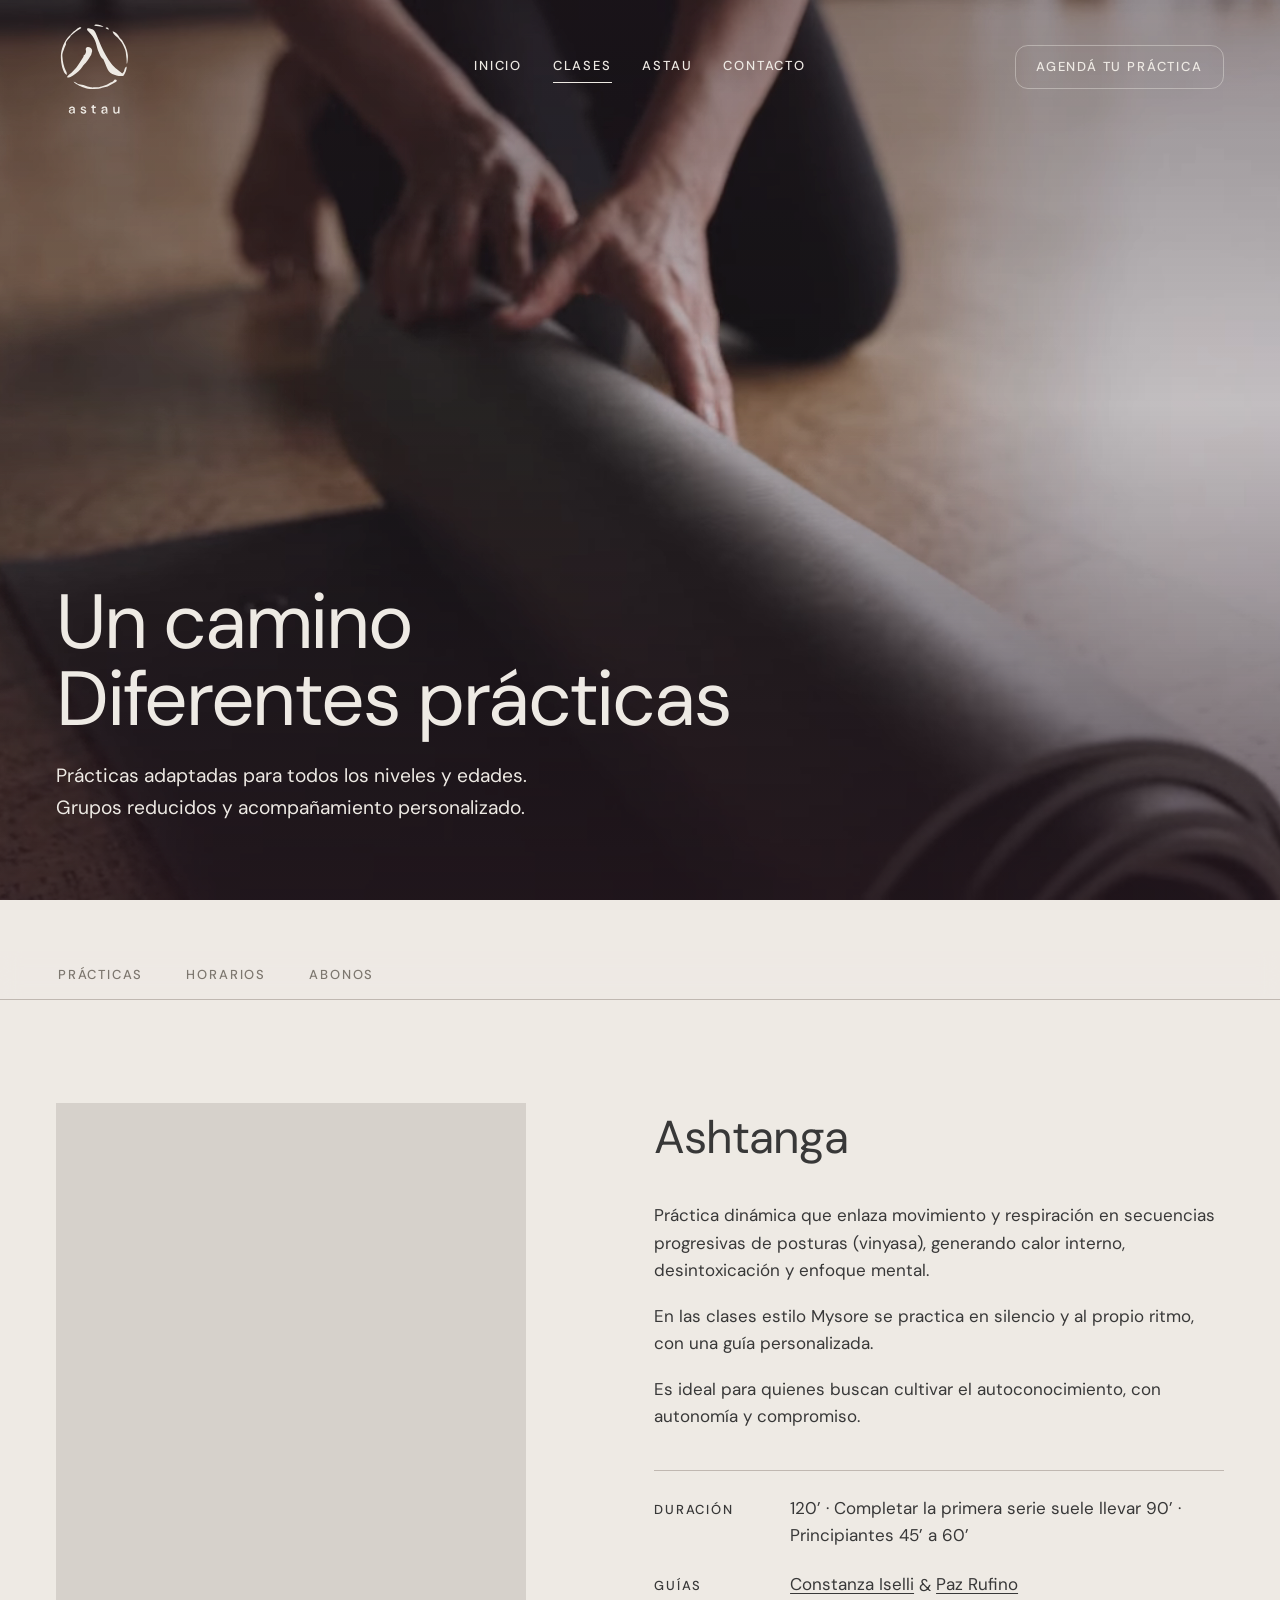
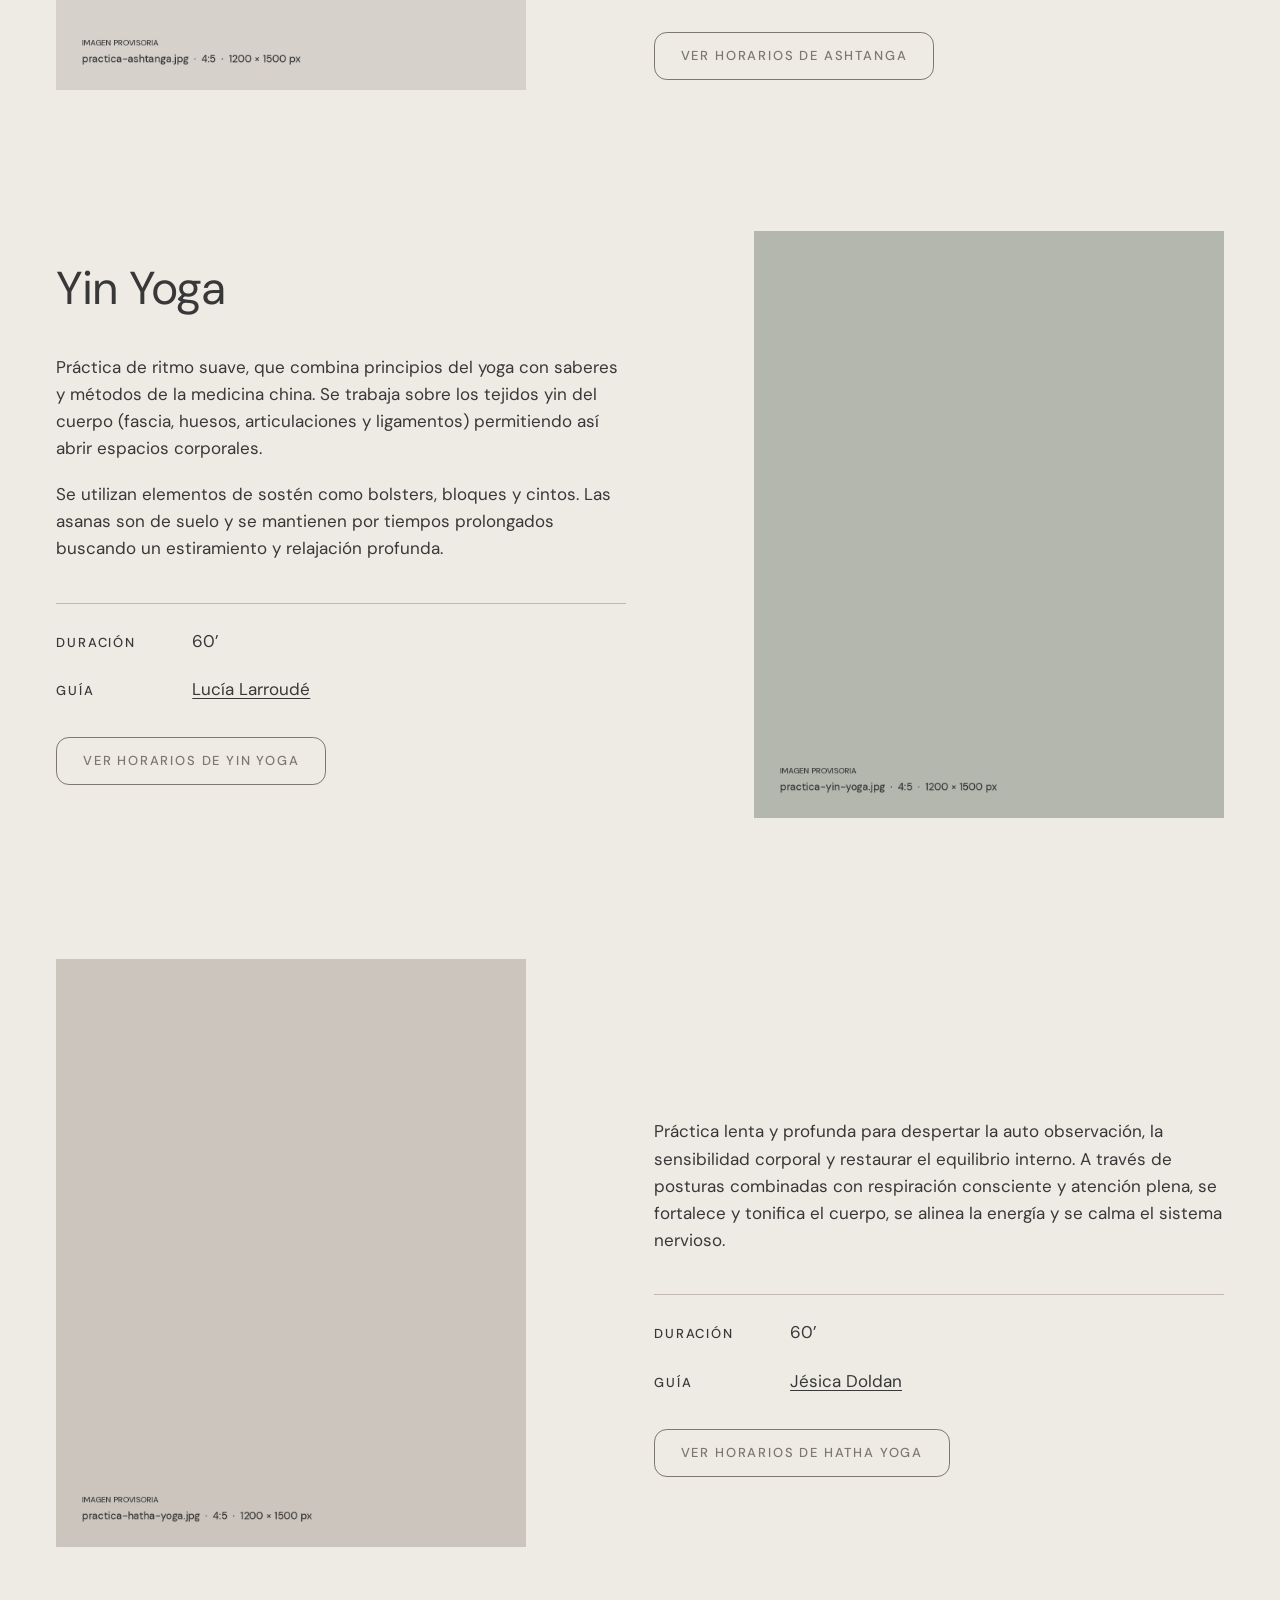
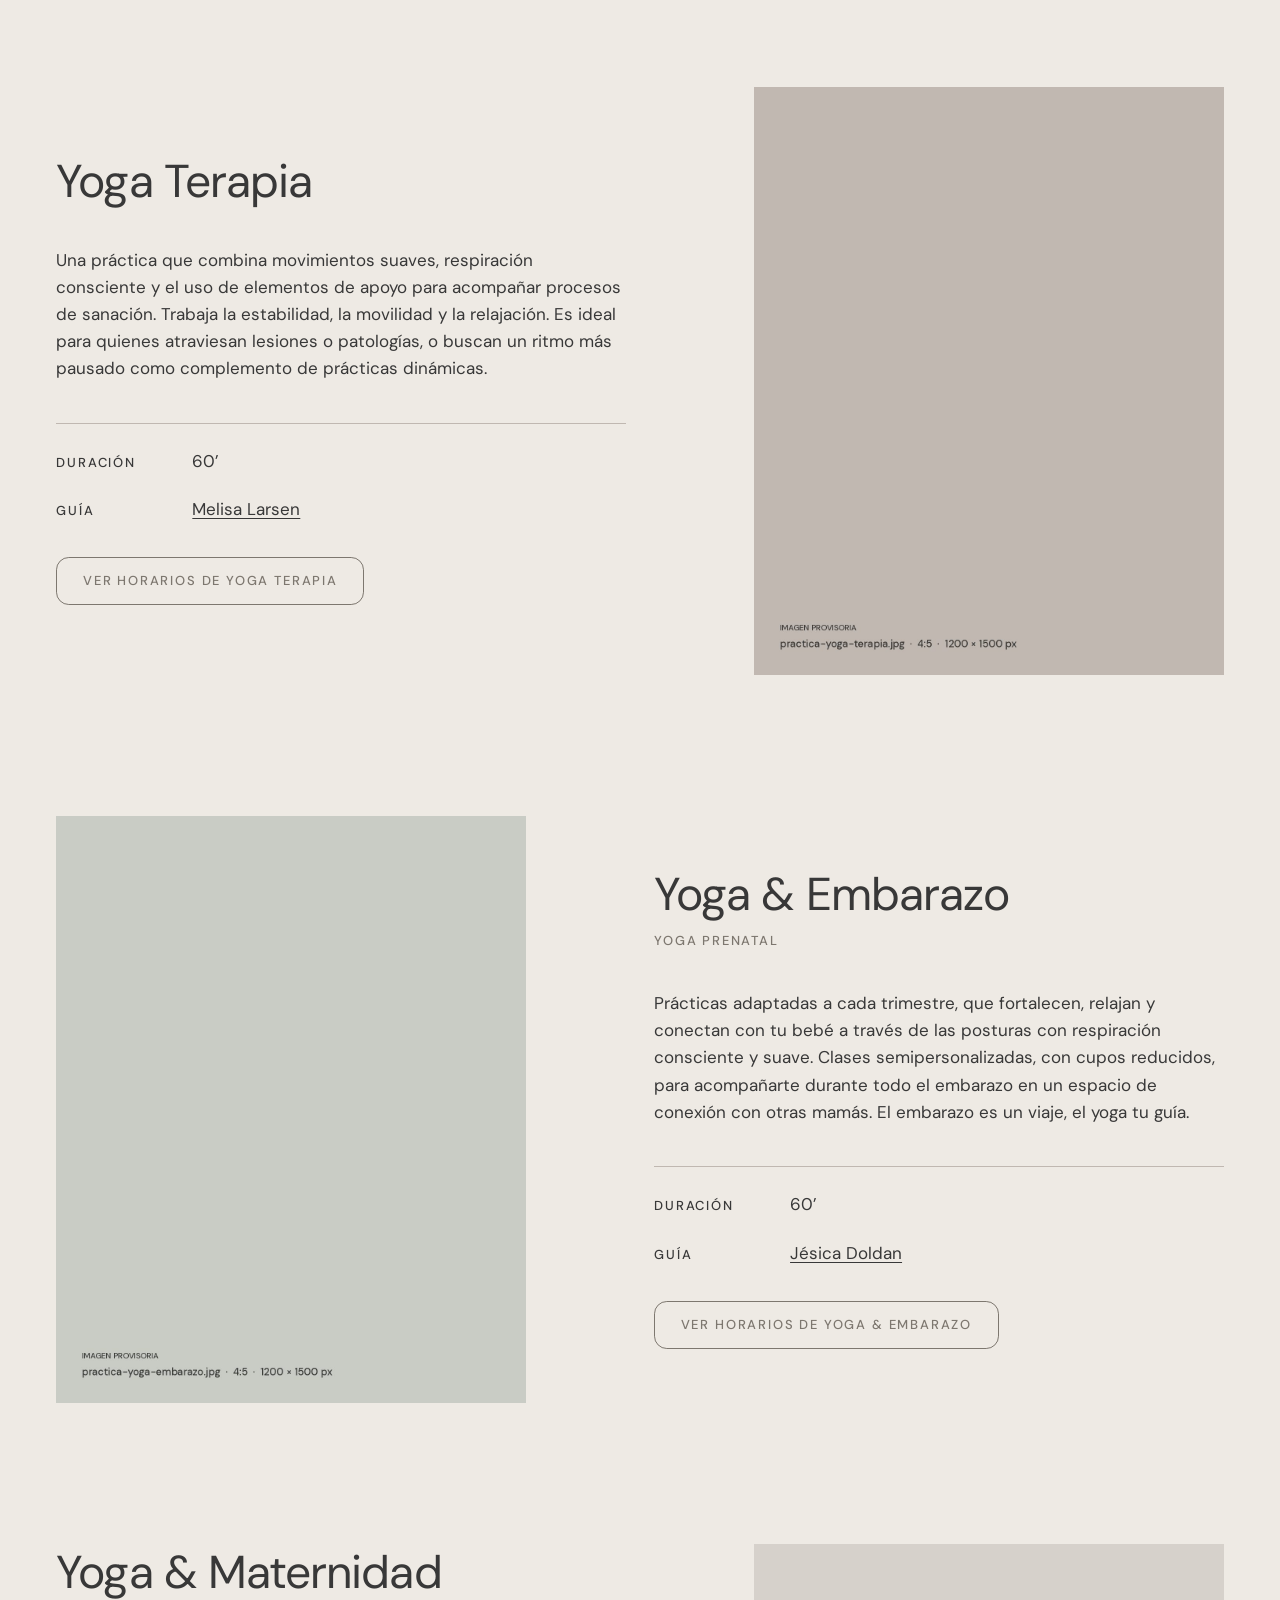
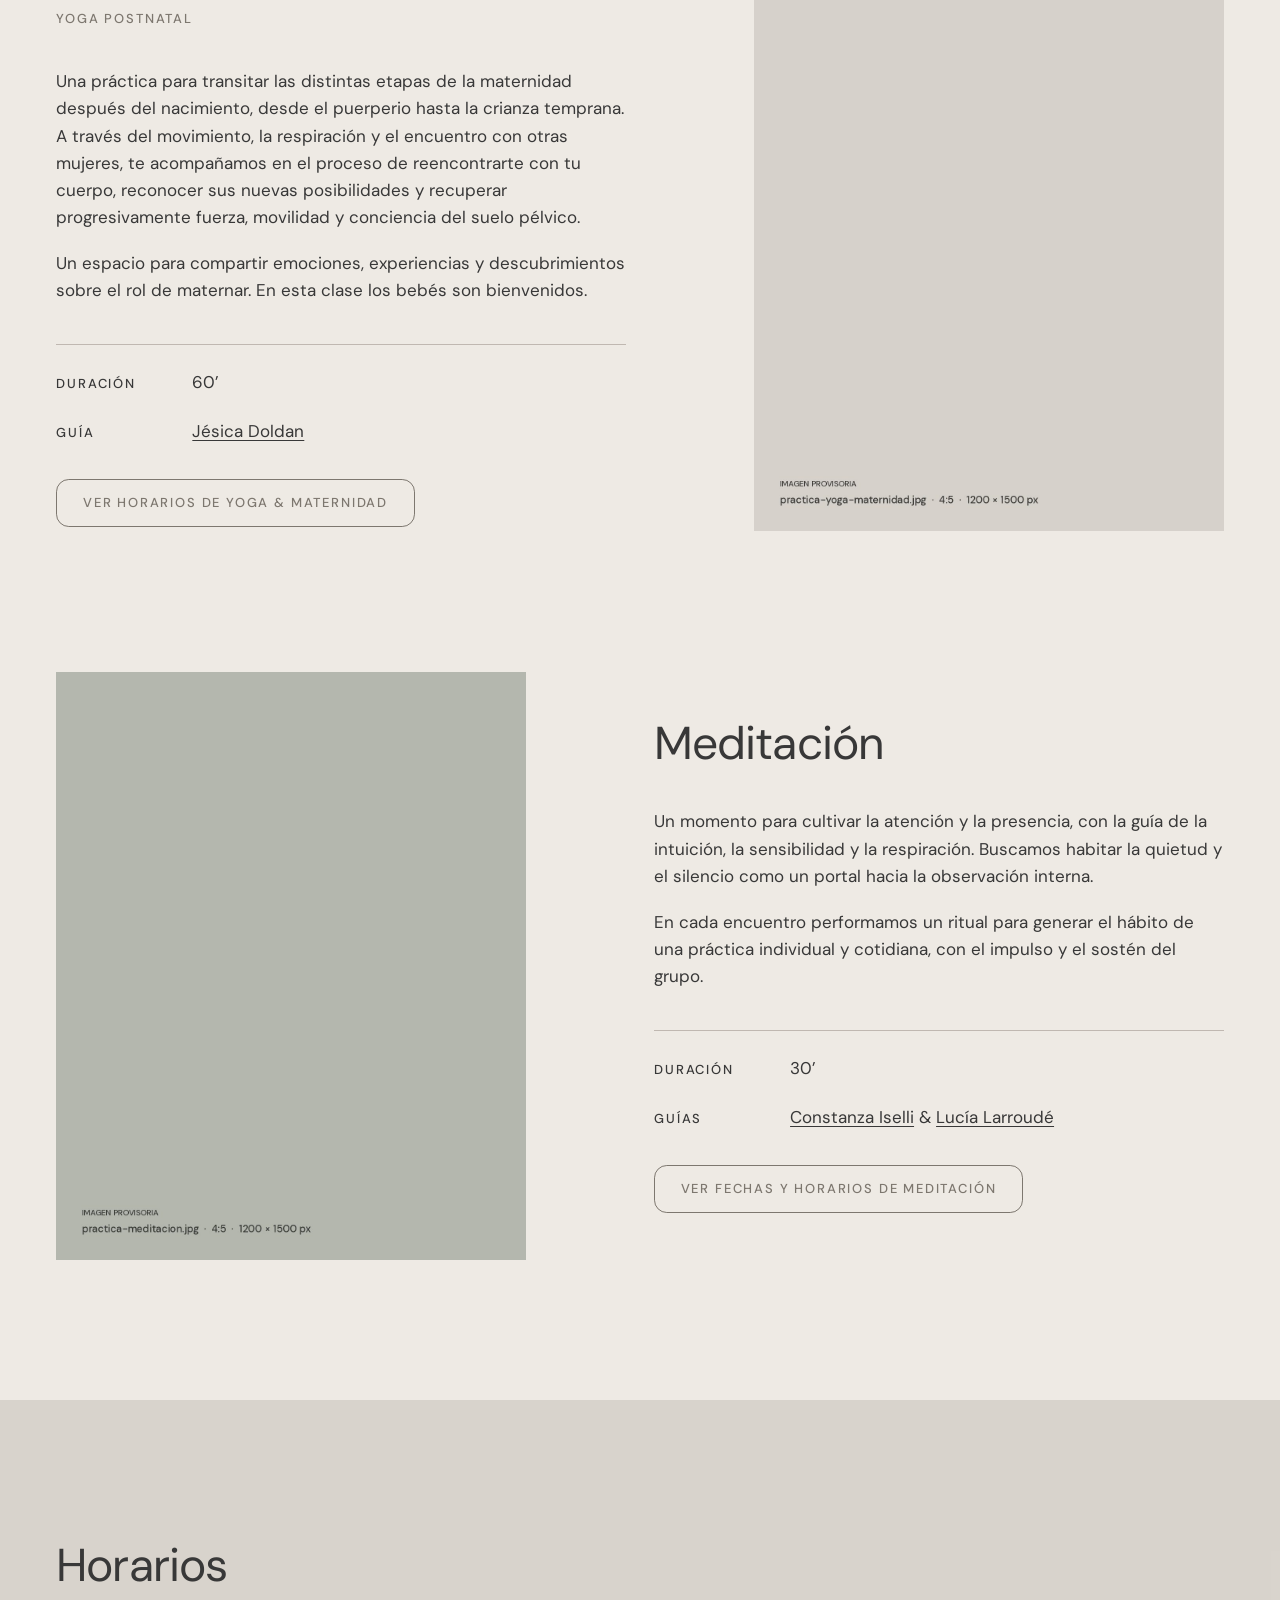
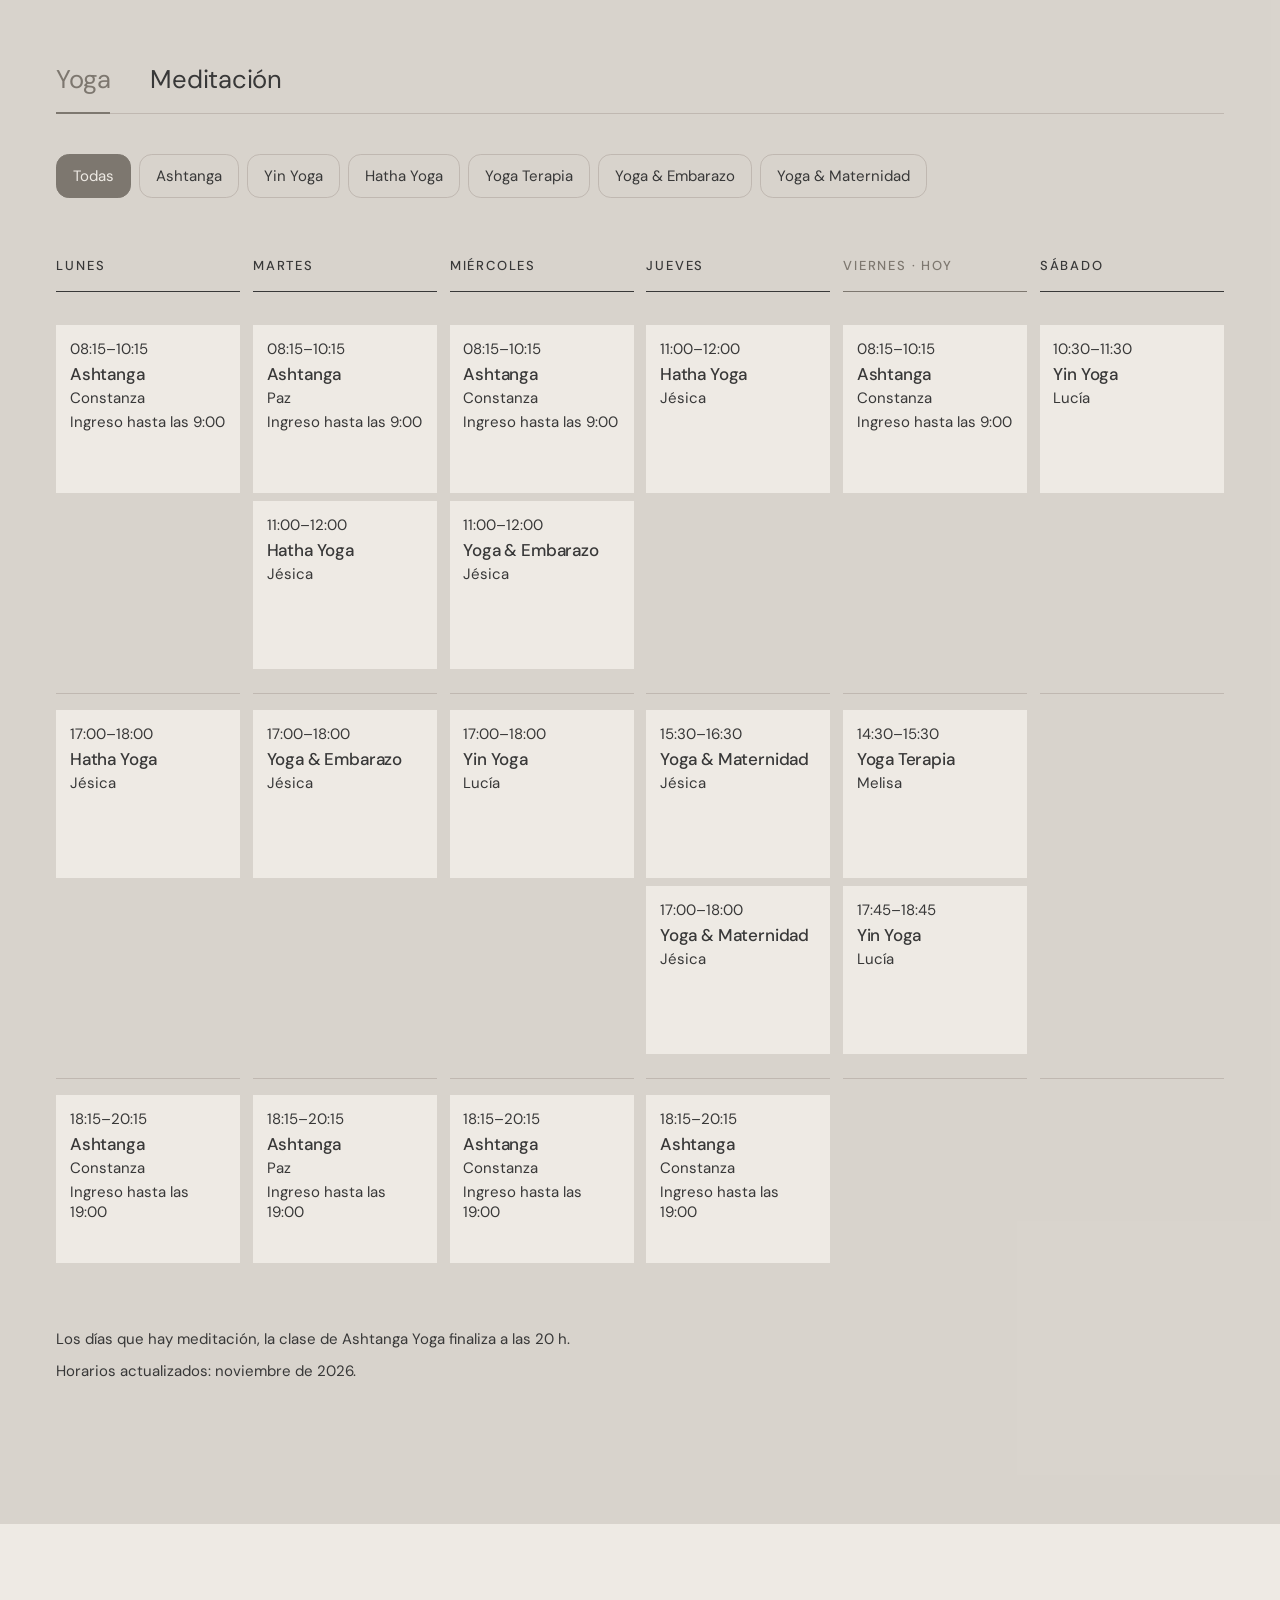
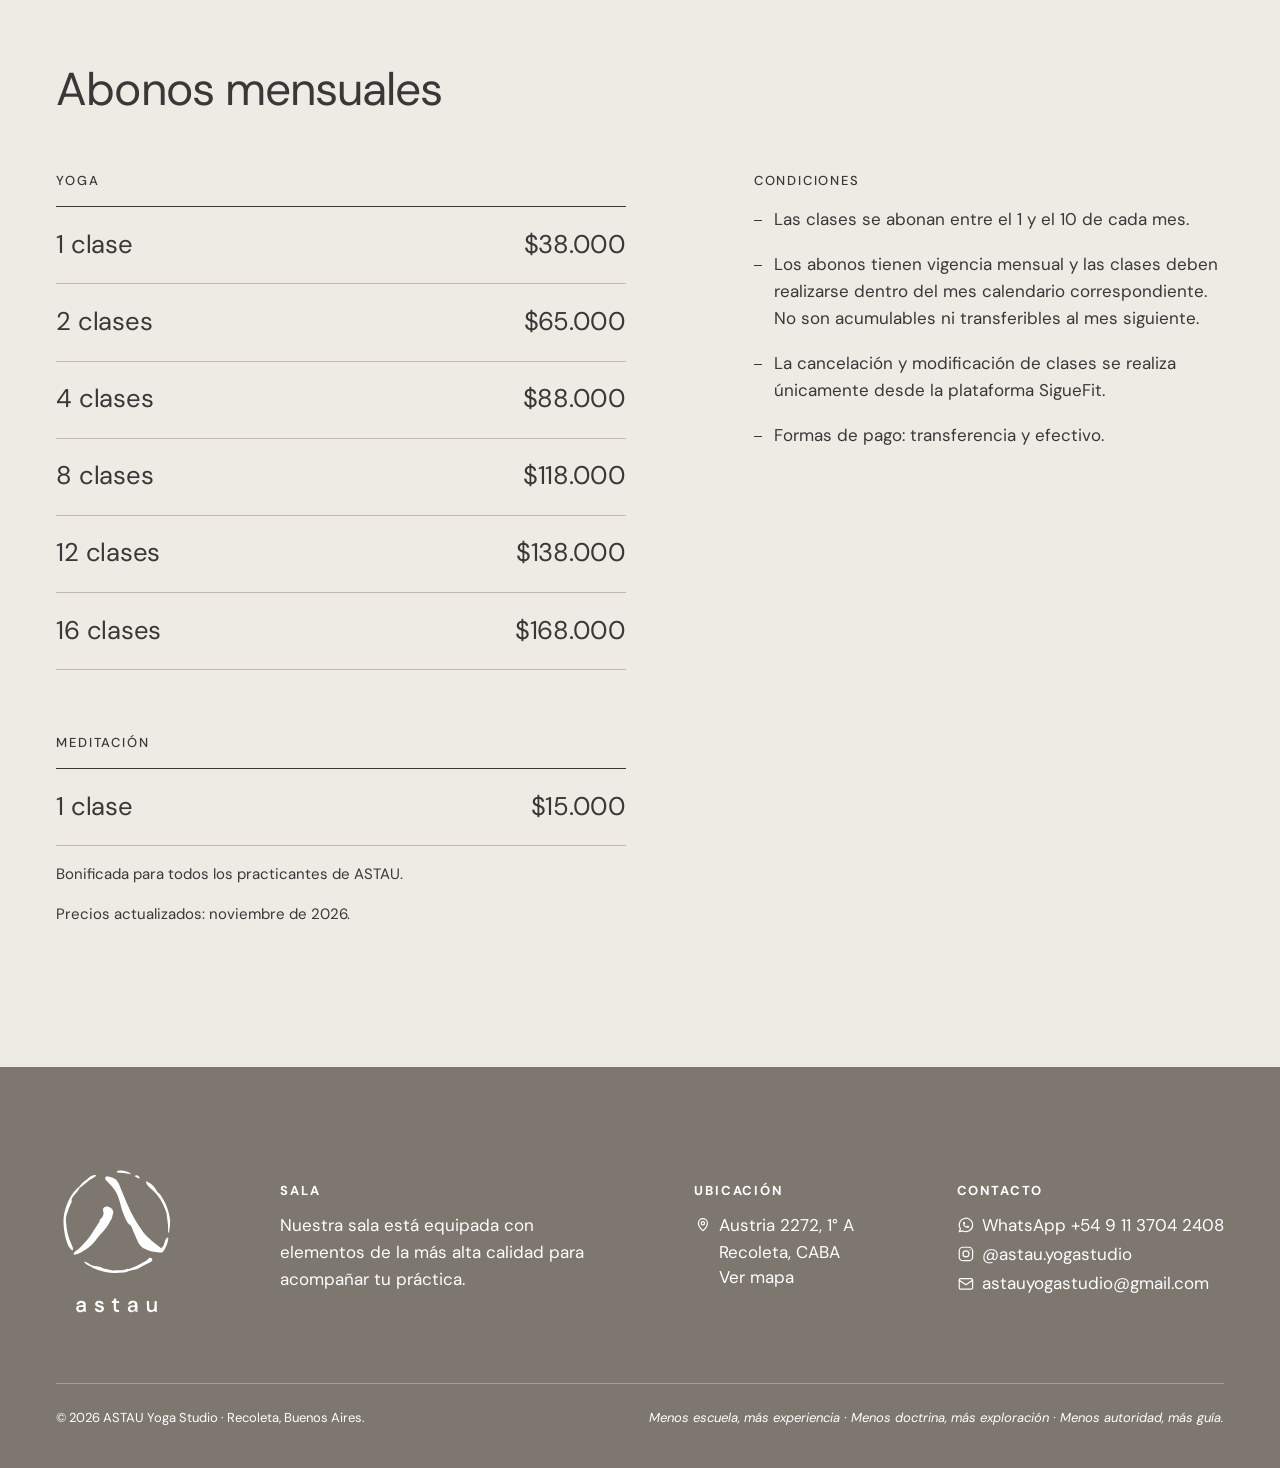
<file: clases/index.html>
<!DOCTYPE html>
<html lang="es-AR">
<head>
  <meta charset="utf-8">
  <meta name="viewport" content="width=device-width, initial-scale=1">
  <title>Clases de yoga en Recoleta: prácticas, horarios y abonos · ASTAU</title>
  <meta name="description" content="Ashtanga estilo Mysore, Yin Yoga, Hatha, Yoga Terapia, yoga prenatal y postnatal, y meditación. Horarios de lunes a sábado y abonos mensuales.">
  <link rel="canonical" href="https://DOMINIO-PENDIENTE.example/clases/">
  <meta name="theme-color" content="#eeeae4ff">

  <meta property="og:type" content="website">
  <meta property="og:locale" content="es_AR">
  <meta property="og:site_name" content="ASTAU Yoga Studio">
  <meta property="og:title" content="Clases de yoga en Recoleta: prácticas, horarios y abonos · ASTAU">
  <meta property="og:description" content="Ashtanga estilo Mysore, Yin Yoga, Hatha, Yoga Terapia, yoga prenatal y postnatal, y meditación. Horarios de lunes a sábado y abonos mensuales.">
  <meta property="og:url" content="https://DOMINIO-PENDIENTE.example/clases/">
  <meta property="og:image" content="https://DOMINIO-PENDIENTE.example/assets/img/og-astau.jpg">
  <meta property="og:image:width" content="1200">
  <meta property="og:image:height" content="630">
  <meta name="twitter:card" content="summary_large_image">

  <link rel="icon" href="../favicon.svg" type="image/svg+xml">
  <link rel="icon" href="../favicon.ico" sizes="32x32">
  <link rel="apple-touch-icon" href="../apple-touch-icon.png">
  <link rel="manifest" href="../site.webmanifest">

  <link rel="preload" href="../assets/fonts/dm-sans-latin-wght-normal.woff2" as="font" type="font/woff2" crossorigin>
  <link rel="stylesheet" href="../assets/css/tokens.css">
  <link rel="stylesheet" href="../assets/css/main.css">
  <script>document.documentElement.classList.add("js");</script>

  <script type="application/ld+json">
{
  "@context": "https://schema.org",
  "@type": "SportsActivityLocation",
  "@id": "https://DOMINIO-PENDIENTE.example/#negocio",
  "name": "ASTAU Yoga Studio",
  "alternateName": "ASTAU",
  "url": "https://DOMINIO-PENDIENTE.example/",
  "description": "Estudio de yoga y meditación en Recoleta, Buenos Aires. Ashtanga estilo Mysore, Yin Yoga, Hatha Yoga, Yoga Terapia, Yoga & Embarazo, Yoga & Maternidad y Meditación.",
  "image": "https://DOMINIO-PENDIENTE.example/assets/img/og-astau.jpg",
  "logo": "https://DOMINIO-PENDIENTE.example/assets/brand/logo-color.svg",
  "telephone": "+5491137042408",
  "email": "astauyogastudio@gmail.com",
  "priceRange": "$15.000 – $168.000",
  "currenciesAccepted": "ARS",
  "paymentAccepted": "Transferencia, Efectivo",
  "address": {
    "@type": "PostalAddress",
    "streetAddress": "Austria 2272, 1° A",
    "addressLocality": "Recoleta",
    "addressRegion": "Ciudad Autónoma de Buenos Aires",
    "postalCode": "C1425",
    "addressCountry": "AR"
  },
  "hasMap": "https://maps.app.goo.gl/wTtZTwhwu7xZctVu7",
  "sameAs": [
    "https://www.instagram.com/astau.yogastudio/"
  ],
  "openingHoursSpecification": [
    {
      "@type": "OpeningHoursSpecification",
      "dayOfWeek": "https://schema.org/Monday",
      "opens": "08:15",
      "closes": "20:15"
    },
    {
      "@type": "OpeningHoursSpecification",
      "dayOfWeek": "https://schema.org/Tuesday",
      "opens": "08:15",
      "closes": "20:15"
    },
    {
      "@type": "OpeningHoursSpecification",
      "dayOfWeek": "https://schema.org/Wednesday",
      "opens": "08:15",
      "closes": "20:15"
    },
    {
      "@type": "OpeningHoursSpecification",
      "dayOfWeek": "https://schema.org/Thursday",
      "opens": "11:00",
      "closes": "20:15"
    },
    {
      "@type": "OpeningHoursSpecification",
      "dayOfWeek": "https://schema.org/Friday",
      "opens": "08:15",
      "closes": "18:45"
    },
    {
      "@type": "OpeningHoursSpecification",
      "dayOfWeek": "https://schema.org/Saturday",
      "opens": "10:30",
      "closes": "11:30"
    }
  ],
  "hasOfferCatalog": {
    "@type": "OfferCatalog",
    "name": "Clases y abonos mensuales",
    "itemListElement": [
      {
        "@type": "Offer",
        "itemOffered": {
          "@type": "Service",
          "name": "Ashtanga",
          "description": "Práctica dinámica que enlaza movimiento y respiración en secuencias progresivas de posturas (vinyasa), generando calor interno, desintoxicación y enfoque mental. En las clases estilo Mysore se practica en silencio y al propio ritmo, con una guía personalizada. Es ideal para quienes buscan cultivar el autoconocimiento, con autonomía y compromiso.",
          "url": "https://DOMINIO-PENDIENTE.example/clases/#ashtanga"
        }
      },
      {
        "@type": "Offer",
        "itemOffered": {
          "@type": "Service",
          "name": "Yin Yoga",
          "description": "Práctica de ritmo suave, que combina principios del yoga con saberes y métodos de la medicina china. Se trabaja sobre los tejidos yin del cuerpo (fascia, huesos, articulaciones y ligamentos) permitiendo así abrir espacios corporales. Se utilizan elementos de sostén como bolsters, bloques y cintos. Las asanas son de suelo y se mantienen por tiempos prolongados buscando un estiramiento y relajación profunda.",
          "url": "https://DOMINIO-PENDIENTE.example/clases/#yin-yoga"
        }
      },
      {
        "@type": "Offer",
        "itemOffered": {
          "@type": "Service",
          "name": "Hatha Yoga",
          "description": "Práctica lenta y profunda para despertar la auto observación, la sensibilidad corporal y restaurar el equilibrio interno. A través de posturas combinadas con respiración consciente y atención plena, se fortalece y tonifica el cuerpo, se alinea la energía y se calma el sistema nervioso.",
          "url": "https://DOMINIO-PENDIENTE.example/clases/#hatha-yoga"
        }
      },
      {
        "@type": "Offer",
        "itemOffered": {
          "@type": "Service",
          "name": "Yoga Terapia",
          "description": "Una práctica que combina movimientos suaves, respiración consciente y el uso de elementos de apoyo para acompañar procesos de sanación. Trabaja la estabilidad, la movilidad y la relajación. Es ideal para quienes atraviesan lesiones o patologías, o buscan un ritmo más pausado como complemento de prácticas dinámicas.",
          "url": "https://DOMINIO-PENDIENTE.example/clases/#yoga-terapia"
        }
      },
      {
        "@type": "Offer",
        "itemOffered": {
          "@type": "Service",
          "name": "Yoga & Embarazo (yoga prenatal)",
          "description": "Prácticas adaptadas a cada trimestre, que fortalecen, relajan y conectan con tu bebé a través de las posturas con respiración consciente y suave. Clases semipersonalizadas, con cupos reducidos, para acompañarte durante todo el embarazo en un espacio de conexión con otras mamás. El embarazo es un viaje, el yoga tu guía.",
          "url": "https://DOMINIO-PENDIENTE.example/clases/#yoga-embarazo"
        }
      },
      {
        "@type": "Offer",
        "itemOffered": {
          "@type": "Service",
          "name": "Yoga & Maternidad (yoga postnatal)",
          "description": "Una práctica para transitar las distintas etapas de la maternidad después del nacimiento, desde el puerperio hasta la crianza temprana. A través del movimiento, la respiración y el encuentro con otras mujeres, te acompañamos en el proceso de reencontrarte con tu cuerpo, reconocer sus nuevas posibilidades y recuperar progresivamente fuerza, movilidad y conciencia del suelo pélvico. Un espacio para compartir emociones, experiencias y descubrimientos sobre el rol de maternar. En esta clase los bebés son bienvenidos.",
          "url": "https://DOMINIO-PENDIENTE.example/clases/#yoga-maternidad"
        }
      },
      {
        "@type": "Offer",
        "itemOffered": {
          "@type": "Service",
          "name": "Meditación",
          "description": "Un momento para cultivar la atención y la presencia, con la guía de la intuición, la sensibilidad y la respiración. Buscamos habitar la quietud y el silencio como un portal hacia la observación interna. En cada encuentro performamos un ritual para generar el hábito de una práctica individual y cotidiana, con el impulso y el sostén del grupo.",
          "url": "https://DOMINIO-PENDIENTE.example/clases/#meditacion"
        }
      },
      {
        "@type": "Offer",
        "name": "Abono mensual de yoga, 1 clase",
        "price": "38000",
        "priceCurrency": "ARS"
      },
      {
        "@type": "Offer",
        "name": "Abono mensual de yoga, 2 clases",
        "price": "65000",
        "priceCurrency": "ARS"
      },
      {
        "@type": "Offer",
        "name": "Abono mensual de yoga, 4 clases",
        "price": "88000",
        "priceCurrency": "ARS"
      },
      {
        "@type": "Offer",
        "name": "Abono mensual de yoga, 8 clases",
        "price": "118000",
        "priceCurrency": "ARS"
      },
      {
        "@type": "Offer",
        "name": "Abono mensual de yoga, 12 clases",
        "price": "138000",
        "priceCurrency": "ARS"
      },
      {
        "@type": "Offer",
        "name": "Abono mensual de yoga, 16 clases",
        "price": "168000",
        "priceCurrency": "ARS"
      },
      {
        "@type": "Offer",
        "name": "Meditación, 1 clase",
        "price": "15000",
        "priceCurrency": "ARS"
      }
    ]
  }
}
  </script>
  <script type="application/ld+json">
{
  "@context": "https://schema.org",
  "@type": "BreadcrumbList",
  "itemListElement": [
    {
      "@type": "ListItem",
      "position": 1,
      "name": "Inicio",
      "item": "https://DOMINIO-PENDIENTE.example/"
    },
    {
      "@type": "ListItem",
      "position": 2,
      "name": "Clases",
      "item": "https://DOMINIO-PENDIENTE.example/clases/"
    }
  ]
}
  </script>
</head>
<body data-root=".." data-page="clases">
  <a class="skip" href="#contenido">Saltar al contenido</a>

  <header class="header header--over">
    <div class="wrap header__inner">
      <a class="header__logo" href="../" aria-label="ASTAU, ir al inicio">
        <img class="header__logo-color" src="../assets/brand/logo-color.svg" alt="ASTAU" width="93" height="124">
        <img class="header__logo-light" src="../assets/brand/logo-negativo.svg" alt="" width="93" height="124">
      </a>
      <nav class="nav" aria-label="Principal">
        <ul class="nav__list">
          <li><a class="nav__link" href="../">Inicio</a></li>
          <li><a class="nav__link" href="../clases/" aria-current="page">Clases</a></li>
          <li><a class="nav__link" href="../astau/">Astau</a></li>
          <li><a class="nav__link" href="#contacto">Contacto</a></li>
        </ul>
      </nav>
      <div class="header__cta">
        <a class="btn btn--small" href="https://wa.me/5491137042408?text=Hola%2C%20quiero%20agendar%20una%20pr%C3%A1ctica%20en%20ASTAU." target="_blank" rel="noopener" data-track="clic_whatsapp" data-ubicacion="header">Agendá tu práctica</a>
      </div>
      <button class="menu-toggle" type="button" data-menu-open aria-expanded="false" aria-controls="menu">Menú</button>
    </div>
  </header>

  <div class="menu" id="menu" role="dialog" aria-modal="true" aria-label="Menú">
    <div class="menu__top">
      <a class="header__logo" href="../" aria-label="ASTAU, ir al inicio">
        <img src="../assets/brand/logo-color.svg" alt="ASTAU" width="93" height="124">
      </a>
      <button class="menu-toggle" type="button" data-menu-close>Cerrar</button>
    </div>
    <ul class="menu__list">
      <li><a class="menu__link" href="../">Inicio</a></li>
      <li><a class="menu__link" href="../clases/" aria-current="page">Clases</a></li>
      <li><a class="menu__link" href="../astau/">Astau</a></li>
      <li><a class="menu__link" href="#contacto">Contacto</a></li>
    </ul>
    <div class="menu__foot">
      <a class="btn" href="https://wa.me/5491137042408?text=Hola%2C%20quiero%20agendar%20una%20pr%C3%A1ctica%20en%20ASTAU." target="_blank" rel="noopener" data-track="clic_whatsapp" data-ubicacion="menu">Agendá tu práctica</a>
      <p>Austria 2272, 1° A, Recoleta, CABA</p>
    </div>
  </div>

  <main id="contenido" data-clases-src="../assets/data/clases.json">
    <section class="page-head">
      <div class="page-head__media" aria-hidden="true">
        <video poster="../assets/img/espacio-astau.jpg" autoplay muted loop playsinline preload="metadata">
          <source src="../assets/video/hero-clase-astau-v1.webm" type="video/webm">
          <source src="../assets/video/hero-clase-astau-v1.mp4" type="video/mp4">
        </video>
      </div>
      <div class="page-head__overlay" aria-hidden="true"></div>
      <div class="wrap grid page-head__grid">
        <div class="page-head__title">
          <h1 class="display reveal"><span>Un camino</span> <span>Diferentes prácticas</span></h1>
        </div>
        <div class="page-head__lead lead reveal">
          <p>Prácticas adaptadas para todos los niveles y edades.</p>
          <p>Grupos reducidos y acompañamiento personalizado.</p>
        </div>
      </div>
    </section>

    <nav class="subnav" aria-label="En esta página">
      <div class="wrap">
        <ul class="subnav__list">
          <li><a class="link" href="#practicas">Prácticas</a></li>
          <li><a class="link" href="#horarios">Horarios</a></li>
          <li><a class="link" href="#abonos">Abonos</a></li>
          <!-- <li><a class="link" href="#preguntas">Preguntas</a></li> -->
        </ul>
      </div>
    </nav>

    <section class="section" id="practicas" aria-label="Prácticas">
      <div class="wrap practices">
        <article class="grid practice" id="ashtanga">
          <figure class="media media--4x5 practice__media reveal">
            <img src="../assets/img/practica-ashtanga.jpg" alt="Práctica de Ashtanga en la sala de ASTAU" width="1200" height="1500" loading="lazy" decoding="async">
          </figure>
          <div class="practice__copy">
            <h2 class="h2 reveal">Ashtanga</h2>
            <div class="prose practice__text reveal">
              <p>Práctica dinámica que enlaza movimiento y respiración en secuencias progresivas de posturas (vinyasa), generando calor interno, desintoxicación y enfoque mental.</p>
              <p>En las clases estilo Mysore se practica en silencio y al propio ritmo, con una guía personalizada.</p>
              <p>Es ideal para quienes buscan cultivar el autoconocimiento, con autonomía y compromiso.</p>
            </div>
            <dl class="meta reveal">
              <div><dt>Duración</dt><dd>120’ · Completar la primera serie suele llevar 90’ · Principiantes 45’ a 60’</dd></div>
              <div><dt>Guías</dt><dd><a href="../astau/#constanza-iselli">Constanza Iselli</a> &amp; <a href="../astau/#paz-rufino">Paz Rufino</a></dd></div>
            </dl>
            <p class="practice__more reveal"><a class="link" href="#horarios" data-goto-filter="ashtanga">Ver horarios de Ashtanga</a></p>
          </div>
        </article>

        <article class="grid practice" id="yin-yoga">
          <figure class="media media--4x5 practice__media reveal">
            <img src="../assets/img/practica-yin-yoga.jpg" alt="Práctica de Yin Yoga con elementos de sostén" width="1200" height="1500" loading="lazy" decoding="async">
          </figure>
          <div class="practice__copy">
            <h2 class="h2 reveal">Yin Yoga</h2>
            <div class="prose practice__text reveal">
              <p>Práctica de ritmo suave, que combina principios del yoga con saberes y métodos de la medicina china. Se trabaja sobre los tejidos yin del cuerpo (fascia, huesos, articulaciones y ligamentos) permitiendo así abrir espacios corporales.</p>
              <p>Se utilizan elementos de sostén como bolsters, bloques y cintos. Las asanas son de suelo y se mantienen por tiempos prolongados buscando un estiramiento y relajación profunda.</p>
            </div>
            <dl class="meta reveal">
              <div><dt>Duración</dt><dd>60’</dd></div>
              <div><dt>Guía</dt><dd><a href="../astau/#lucia-larroude">Lucía Larroudé</a></dd></div>
            </dl>
            <p class="practice__more reveal"><a class="link" href="#horarios" data-goto-filter="yin-yoga">Ver horarios de Yin Yoga</a></p>
          </div>
        </article>

        <article class="grid practice" id="hatha-yoga">
          <figure class="media media--4x5 practice__media reveal">
            <img src="../assets/img/practica-hatha-yoga.jpg" alt="Práctica de Hatha Yoga en ASTAU" width="1200" height="1500" loading="lazy" decoding="async">
          </figure>
          <div class="practice__copy">
            <h2 class="h2 reveal">Hatha Yoga</h2>
            <div class="prose practice__text reveal">
              <p>Práctica lenta y profunda para despertar la auto observación, la sensibilidad corporal y restaurar el equilibrio interno. A través de posturas combinadas con respiración consciente y atención plena, se fortalece y tonifica el cuerpo, se alinea la energía y se calma el sistema nervioso.</p>
            </div>
            <dl class="meta reveal">
              <div><dt>Duración</dt><dd>60’</dd></div>
              <div><dt>Guía</dt><dd><a href="../astau/#jesica-doldan">Jésica Doldan</a></dd></div>
            </dl>
            <p class="practice__more reveal"><a class="link" href="#horarios" data-goto-filter="hatha-yoga">Ver horarios de Hatha Yoga</a></p>
          </div>
        </article>

        <article class="grid practice" id="yoga-terapia">
          <figure class="media media--4x5 practice__media reveal">
            <img src="../assets/img/practica-yoga-terapia.jpg" alt="Práctica de Yoga Terapia con elementos de apoyo" width="1200" height="1500" loading="lazy" decoding="async">
          </figure>
          <div class="practice__copy">
            <h2 class="h2 reveal">Yoga Terapia</h2>
            <div class="prose practice__text reveal">
              <p>Una práctica que combina movimientos suaves, respiración consciente y el uso de elementos de apoyo para acompañar procesos de sanación. Trabaja la estabilidad, la movilidad y la relajación. Es ideal para quienes atraviesan lesiones o patologías, o buscan un ritmo más pausado como complemento de prácticas dinámicas.</p>
            </div>
            <dl class="meta reveal">
              <div><dt>Duración</dt><dd>60’</dd></div>
              <div><dt>Guía</dt><dd><a href="../astau/#melisa-larsen">Melisa Larsen</a></dd></div>
            </dl>
            <p class="practice__more reveal"><a class="link" href="#horarios" data-goto-filter="yoga-terapia">Ver horarios de Yoga Terapia</a></p>
          </div>
        </article>

        <article class="grid practice" id="yoga-embarazo">
          <figure class="media media--4x5 practice__media reveal">
            <img src="../assets/img/practica-yoga-embarazo.jpg" alt="Práctica de yoga prenatal en ASTAU" width="1200" height="1500" loading="lazy" decoding="async">
          </figure>
          <div class="practice__copy">
            <h2 class="h2 reveal">Yoga &amp; Embarazo</h2>
            <p class="label practice__alias">Yoga prenatal</p>
            <div class="prose practice__text reveal">
              <p>Prácticas adaptadas a cada trimestre, que fortalecen, relajan y conectan con tu bebé a través de las posturas con respiración consciente y suave. Clases semipersonalizadas, con cupos reducidos, para acompañarte durante todo el embarazo en un espacio de conexión con otras mamás. El embarazo es un viaje, el yoga tu guía.</p>
            </div>
            <dl class="meta reveal">
              <div><dt>Duración</dt><dd>60’</dd></div>
              <div><dt>Guía</dt><dd><a href="../astau/#jesica-doldan">Jésica Doldan</a></dd></div>
            </dl>
            <p class="practice__more reveal"><a class="link" href="#horarios" data-goto-filter="yoga-embarazo">Ver horarios de Yoga &amp; Embarazo</a></p>
          </div>
        </article>

        <article class="grid practice" id="yoga-maternidad">
          <figure class="media media--4x5 practice__media reveal">
            <img src="../assets/img/practica-yoga-maternidad.jpg" alt="Práctica de yoga postnatal con bebés en ASTAU" width="1200" height="1500" loading="lazy" decoding="async">
          </figure>
          <div class="practice__copy">
            <h2 class="h2 reveal">Yoga &amp; Maternidad</h2>
            <p class="label practice__alias">Yoga postnatal</p>
            <div class="prose practice__text reveal">
              <p>Una práctica para transitar las distintas etapas de la maternidad después del nacimiento, desde el puerperio hasta la crianza temprana. A través del movimiento, la respiración y el encuentro con otras mujeres, te acompañamos en el proceso de reencontrarte con tu cuerpo, reconocer sus nuevas posibilidades y recuperar progresivamente fuerza, movilidad y conciencia del suelo pélvico.</p>
              <p>Un espacio para compartir emociones, experiencias y descubrimientos sobre el rol de maternar. En esta clase los bebés son bienvenidos.</p>
            </div>
            <dl class="meta reveal">
              <div><dt>Duración</dt><dd>60’</dd></div>
              <div><dt>Guía</dt><dd><a href="../astau/#jesica-doldan">Jésica Doldan</a></dd></div>
            </dl>
            <p class="practice__more reveal"><a class="link" href="#horarios" data-goto-filter="yoga-maternidad">Ver horarios de Yoga &amp; Maternidad</a></p>
          </div>
        </article>

        <article class="grid practice" id="meditacion">
          <figure class="media media--4x5 practice__media reveal">
            <img src="../assets/img/practica-meditacion.jpg" alt="Encuentro de meditación en ASTAU" width="1200" height="1500" loading="lazy" decoding="async">
          </figure>
          <div class="practice__copy">
            <h2 class="h2 reveal">Meditación</h2>
            <div class="prose practice__text reveal">
              <p>Un momento para cultivar la atención y la presencia, con la guía de la intuición, la sensibilidad y la respiración. Buscamos habitar la quietud y el silencio como un portal hacia la observación interna.</p>
              <p>En cada encuentro performamos un ritual para generar el hábito de una práctica individual y cotidiana, con el impulso y el sostén del grupo.</p>
            </div>
            <dl class="meta reveal">
              <div><dt>Duración</dt><dd>30’</dd></div>
              <div><dt>Guías</dt><dd><a href="../astau/#constanza-iselli">Constanza Iselli</a> &amp; <a href="../astau/#lucia-larroude">Lucía Larroudé</a></dd></div>
            </dl>
            <p class="practice__more reveal"><a class="link" href="#horarios" data-goto-filter="meditacion">Ver fechas y horarios de Meditación</a></p>
          </div>
        </article>
      </div>
    </section>

    <!-- HORARIOS. Se cargan desde ../assets/data/clases.json (el HTML debajo sirve como respaldo sin JS). -->
    <section class="section section--surface" id="horarios" aria-labelledby="horarios-titulo">
      <div class="wrap sched-ui">
        <div class="grid section-head">
          <div class="section-head__title">
            <h2 class="h2 reveal" id="horarios-titulo">Horarios</h2>
          </div>
        </div>

        <div class="tabs" role="tablist" aria-label="Tipo de práctica">
          <button class="tab" type="button" role="tab" id="tab-yoga" aria-controls="panel-yoga" aria-selected="true">Yoga</button>
          <button class="tab" type="button" role="tab" id="tab-meditacion" aria-controls="panel-meditacion" aria-selected="false" tabindex="-1">Meditación</button>
        </div>

        <div class="panel" id="panel-yoga" role="tabpanel" aria-labelledby="tab-yoga">
          <h3 class="h3 panel__title">Yoga</h3>
          <div class="chips" role="group" aria-label="Filtrar por práctica">
            <button class="chip" type="button" data-filter="todas" aria-pressed="true">Todas</button>
            <button class="chip" type="button" data-filter="ashtanga" aria-pressed="false">Ashtanga</button>
            <button class="chip" type="button" data-filter="yin-yoga" aria-pressed="false">Yin Yoga</button>
            <button class="chip" type="button" data-filter="hatha-yoga" aria-pressed="false">Hatha Yoga</button>
            <button class="chip" type="button" data-filter="yoga-terapia" aria-pressed="false">Yoga Terapia</button>
            <button class="chip" type="button" data-filter="yoga-embarazo" aria-pressed="false">Yoga &amp; Embarazo</button>
            <button class="chip" type="button" data-filter="yoga-maternidad" aria-pressed="false">Yoga &amp; Maternidad</button>
          </div>
          <div class="sched" tabindex="0" role="region" aria-labelledby="horarios-titulo">
          <section class="day" data-dia="lunes" aria-labelledby="dia-lunes">
            <h4 class="day__name" id="dia-lunes">Lunes</h4>
            <div class="band" data-banda="manana">
              <h5 class="band__name">Mañana</h5>
              <ul>
                <li class="slot" data-practica="ashtanga" data-hora="08:15">
                  <a class="slot__link" href="https://wa.me/5491137042408?text=Hola%2C%20quiero%20consultar%20por%20Ashtanga%2C%20lunes%2008%3A15." target="_blank" rel="noopener" data-track="clic_whatsapp" data-ubicacion="horarios" data-practica="ashtanga">
                    <span class="slot__time"><time>08:15</time>–<time>10:15</time></span>
                    <span class="slot__name">Ashtanga</span>
                    <span class="slot__info">Constanza</span>
                    <span class="slot__note">Ingreso hasta las 9:00</span>
                    <span class="slot__cta">Consultar<span class="sr-only"> por WhatsApp, lunes 08:15</span></span>
                  </a>
                </li>
              </ul>
            </div>
            <div class="band" data-banda="tarde">
              <h5 class="band__name">Tarde</h5>
              <ul>
                <li class="slot" data-practica="hatha-yoga" data-hora="17:00">
                  <a class="slot__link" href="https://wa.me/5491137042408?text=Hola%2C%20quiero%20consultar%20por%20Hatha%20Yoga%2C%20lunes%2017%3A00." target="_blank" rel="noopener" data-track="clic_whatsapp" data-ubicacion="horarios" data-practica="hatha-yoga">
                    <span class="slot__time"><time>17:00</time>–<time>18:00</time></span>
                    <span class="slot__name">Hatha Yoga</span>
                    <span class="slot__info">Jésica</span>
                    <span class="slot__cta">Consultar<span class="sr-only"> por WhatsApp, lunes 17:00</span></span>
                  </a>
                </li>
              </ul>
            </div>
            <div class="band" data-banda="noche">
              <h5 class="band__name">Noche</h5>
              <ul>
                <li class="slot" data-practica="ashtanga" data-hora="18:15">
                  <a class="slot__link" href="https://wa.me/5491137042408?text=Hola%2C%20quiero%20consultar%20por%20Ashtanga%2C%20lunes%2018%3A15." target="_blank" rel="noopener" data-track="clic_whatsapp" data-ubicacion="horarios" data-practica="ashtanga">
                    <span class="slot__time"><time>18:15</time>–<time>20:15</time></span>
                    <span class="slot__name">Ashtanga</span>
                    <span class="slot__info">Constanza</span>
                    <span class="slot__note">Ingreso hasta las 19:00</span>
                    <span class="slot__cta">Consultar<span class="sr-only"> por WhatsApp, lunes 18:15</span></span>
                  </a>
                </li>
              </ul>
            </div>
          </section>
          <section class="day" data-dia="martes" aria-labelledby="dia-martes">
            <h4 class="day__name" id="dia-martes">Martes</h4>
            <div class="band" data-banda="manana">
              <h5 class="band__name">Mañana</h5>
              <ul>
                <li class="slot" data-practica="ashtanga" data-hora="08:15">
                  <a class="slot__link" href="https://wa.me/5491137042408?text=Hola%2C%20quiero%20consultar%20por%20Ashtanga%2C%20martes%2008%3A15." target="_blank" rel="noopener" data-track="clic_whatsapp" data-ubicacion="horarios" data-practica="ashtanga">
                    <span class="slot__time"><time>08:15</time>–<time>10:15</time></span>
                    <span class="slot__name">Ashtanga</span>
                    <span class="slot__info">Paz</span>
                    <span class="slot__note">Ingreso hasta las 9:00</span>
                    <span class="slot__cta">Consultar<span class="sr-only"> por WhatsApp, martes 08:15</span></span>
                  </a>
                </li>
                <li class="slot" data-practica="hatha-yoga" data-hora="11:00">
                  <a class="slot__link" href="https://wa.me/5491137042408?text=Hola%2C%20quiero%20consultar%20por%20Hatha%20Yoga%2C%20martes%2011%3A00." target="_blank" rel="noopener" data-track="clic_whatsapp" data-ubicacion="horarios" data-practica="hatha-yoga">
                    <span class="slot__time"><time>11:00</time>–<time>12:00</time></span>
                    <span class="slot__name">Hatha Yoga</span>
                    <span class="slot__info">Jésica</span>
                    <span class="slot__cta">Consultar<span class="sr-only"> por WhatsApp, martes 11:00</span></span>
                  </a>
                </li>
              </ul>
            </div>
            <div class="band" data-banda="tarde">
              <h5 class="band__name">Tarde</h5>
              <ul>
                <li class="slot" data-practica="yoga-embarazo" data-hora="17:00">
                  <a class="slot__link" href="https://wa.me/5491137042408?text=Hola%2C%20quiero%20consultar%20por%20Yoga%20%26%20Embarazo%2C%20martes%2017%3A00." target="_blank" rel="noopener" data-track="clic_whatsapp" data-ubicacion="horarios" data-practica="yoga-embarazo">
                    <span class="slot__time"><time>17:00</time>–<time>18:00</time></span>
                    <span class="slot__name">Yoga &amp; Embarazo</span>
                    <span class="slot__info">Jésica</span>
                    <span class="slot__cta">Consultar<span class="sr-only"> por WhatsApp, martes 17:00</span></span>
                  </a>
                </li>
              </ul>
            </div>
            <div class="band" data-banda="noche">
              <h5 class="band__name">Noche</h5>
              <ul>
                <li class="slot" data-practica="ashtanga" data-hora="18:15">
                  <a class="slot__link" href="https://wa.me/5491137042408?text=Hola%2C%20quiero%20consultar%20por%20Ashtanga%2C%20martes%2018%3A15." target="_blank" rel="noopener" data-track="clic_whatsapp" data-ubicacion="horarios" data-practica="ashtanga">
                    <span class="slot__time"><time>18:15</time>–<time>20:15</time></span>
                    <span class="slot__name">Ashtanga</span>
                    <span class="slot__info">Paz</span>
                    <span class="slot__note">Ingreso hasta las 19:00</span>
                    <span class="slot__cta">Consultar<span class="sr-only"> por WhatsApp, martes 18:15</span></span>
                  </a>
                </li>
              </ul>
            </div>
          </section>
          <section class="day" data-dia="miercoles" aria-labelledby="dia-miercoles">
            <h4 class="day__name" id="dia-miercoles">Miércoles</h4>
            <div class="band" data-banda="manana">
              <h5 class="band__name">Mañana</h5>
              <ul>
                <li class="slot" data-practica="ashtanga" data-hora="08:15">
                  <a class="slot__link" href="https://wa.me/5491137042408?text=Hola%2C%20quiero%20consultar%20por%20Ashtanga%2C%20mi%C3%A9rcoles%2008%3A15." target="_blank" rel="noopener" data-track="clic_whatsapp" data-ubicacion="horarios" data-practica="ashtanga">
                    <span class="slot__time"><time>08:15</time>–<time>10:15</time></span>
                    <span class="slot__name">Ashtanga</span>
                    <span class="slot__info">Constanza</span>
                    <span class="slot__note">Ingreso hasta las 9:00</span>
                    <span class="slot__cta">Consultar<span class="sr-only"> por WhatsApp, miércoles 08:15</span></span>
                  </a>
                </li>
                <li class="slot" data-practica="yoga-embarazo" data-hora="11:00">
                  <a class="slot__link" href="https://wa.me/5491137042408?text=Hola%2C%20quiero%20consultar%20por%20Yoga%20%26%20Embarazo%2C%20mi%C3%A9rcoles%2011%3A00." target="_blank" rel="noopener" data-track="clic_whatsapp" data-ubicacion="horarios" data-practica="yoga-embarazo">
                    <span class="slot__time"><time>11:00</time>–<time>12:00</time></span>
                    <span class="slot__name">Yoga &amp; Embarazo</span>
                    <span class="slot__info">Jésica</span>
                    <span class="slot__cta">Consultar<span class="sr-only"> por WhatsApp, miércoles 11:00</span></span>
                  </a>
                </li>
              </ul>
            </div>
            <div class="band" data-banda="tarde">
              <h5 class="band__name">Tarde</h5>
              <ul>
                <li class="slot" data-practica="yin-yoga" data-hora="17:00">
                  <a class="slot__link" href="https://wa.me/5491137042408?text=Hola%2C%20quiero%20consultar%20por%20Yin%20Yoga%2C%20mi%C3%A9rcoles%2017%3A00." target="_blank" rel="noopener" data-track="clic_whatsapp" data-ubicacion="horarios" data-practica="yin-yoga">
                    <span class="slot__time"><time>17:00</time>–<time>18:00</time></span>
                    <span class="slot__name">Yin Yoga</span>
                    <span class="slot__info">Lucía</span>
                    <span class="slot__cta">Consultar<span class="sr-only"> por WhatsApp, miércoles 17:00</span></span>
                  </a>
                </li>
              </ul>
            </div>
            <div class="band" data-banda="noche">
              <h5 class="band__name">Noche</h5>
              <ul>
                <li class="slot" data-practica="ashtanga" data-hora="18:15">
                  <a class="slot__link" href="https://wa.me/5491137042408?text=Hola%2C%20quiero%20consultar%20por%20Ashtanga%2C%20mi%C3%A9rcoles%2018%3A15." target="_blank" rel="noopener" data-track="clic_whatsapp" data-ubicacion="horarios" data-practica="ashtanga">
                    <span class="slot__time"><time>18:15</time>–<time>20:15</time></span>
                    <span class="slot__name">Ashtanga</span>
                    <span class="slot__info">Constanza</span>
                    <span class="slot__note">Ingreso hasta las 19:00</span>
                    <span class="slot__cta">Consultar<span class="sr-only"> por WhatsApp, miércoles 18:15</span></span>
                  </a>
                </li>
              </ul>
            </div>
          </section>
          <section class="day" data-dia="jueves" aria-labelledby="dia-jueves">
            <h4 class="day__name" id="dia-jueves">Jueves</h4>
            <div class="band" data-banda="manana">
              <h5 class="band__name">Mañana</h5>
              <ul>
                <li class="slot" data-practica="hatha-yoga" data-hora="11:00">
                  <a class="slot__link" href="https://wa.me/5491137042408?text=Hola%2C%20quiero%20consultar%20por%20Hatha%20Yoga%2C%20jueves%2011%3A00." target="_blank" rel="noopener" data-track="clic_whatsapp" data-ubicacion="horarios" data-practica="hatha-yoga">
                    <span class="slot__time"><time>11:00</time>–<time>12:00</time></span>
                    <span class="slot__name">Hatha Yoga</span>
                    <span class="slot__info">Jésica</span>
                    <span class="slot__cta">Consultar<span class="sr-only"> por WhatsApp, jueves 11:00</span></span>
                  </a>
                </li>
              </ul>
            </div>
            <div class="band" data-banda="tarde">
              <h5 class="band__name">Tarde</h5>
              <ul>
                <li class="slot" data-practica="yoga-maternidad" data-hora="15:30">
                  <a class="slot__link" href="https://wa.me/5491137042408?text=Hola%2C%20quiero%20consultar%20por%20Yoga%20%26%20Maternidad%2C%20jueves%2015%3A30." target="_blank" rel="noopener" data-track="clic_whatsapp" data-ubicacion="horarios" data-practica="yoga-maternidad">
                    <span class="slot__time"><time>15:30</time>–<time>16:30</time></span>
                    <span class="slot__name">Yoga &amp; Maternidad</span>
                    <span class="slot__info">Jésica</span>
                    <span class="slot__cta">Consultar<span class="sr-only"> por WhatsApp, jueves 15:30</span></span>
                  </a>
                </li>
                <li class="slot" data-practica="yoga-maternidad" data-hora="17:00">
                  <a class="slot__link" href="https://wa.me/5491137042408?text=Hola%2C%20quiero%20consultar%20por%20Yoga%20%26%20Maternidad%2C%20jueves%2017%3A00." target="_blank" rel="noopener" data-track="clic_whatsapp" data-ubicacion="horarios" data-practica="yoga-maternidad">
                    <span class="slot__time"><time>17:00</time>–<time>18:00</time></span>
                    <span class="slot__name">Yoga &amp; Maternidad</span>
                    <span class="slot__info">Jésica</span>
                    <span class="slot__cta">Consultar<span class="sr-only"> por WhatsApp, jueves 17:00</span></span>
                  </a>
                </li>
              </ul>
            </div>
            <div class="band" data-banda="noche">
              <h5 class="band__name">Noche</h5>
              <ul>
                <li class="slot" data-practica="ashtanga" data-hora="18:15">
                  <a class="slot__link" href="https://wa.me/5491137042408?text=Hola%2C%20quiero%20consultar%20por%20Ashtanga%2C%20jueves%2018%3A15." target="_blank" rel="noopener" data-track="clic_whatsapp" data-ubicacion="horarios" data-practica="ashtanga">
                    <span class="slot__time"><time>18:15</time>–<time>20:15</time></span>
                    <span class="slot__name">Ashtanga</span>
                    <span class="slot__info">Constanza</span>
                    <span class="slot__note">Ingreso hasta las 19:00</span>
                    <span class="slot__cta">Consultar<span class="sr-only"> por WhatsApp, jueves 18:15</span></span>
                  </a>
                </li>
              </ul>
            </div>
          </section>
          <section class="day" data-dia="viernes" aria-labelledby="dia-viernes">
            <h4 class="day__name" id="dia-viernes">Viernes</h4>
            <div class="band" data-banda="manana">
              <h5 class="band__name">Mañana</h5>
              <ul>
                <li class="slot" data-practica="ashtanga" data-hora="08:15">
                  <a class="slot__link" href="https://wa.me/5491137042408?text=Hola%2C%20quiero%20consultar%20por%20Ashtanga%2C%20viernes%2008%3A15." target="_blank" rel="noopener" data-track="clic_whatsapp" data-ubicacion="horarios" data-practica="ashtanga">
                    <span class="slot__time"><time>08:15</time>–<time>10:15</time></span>
                    <span class="slot__name">Ashtanga</span>
                    <span class="slot__info">Constanza</span>
                    <span class="slot__note">Ingreso hasta las 9:00</span>
                    <span class="slot__cta">Consultar<span class="sr-only"> por WhatsApp, viernes 08:15</span></span>
                  </a>
                </li>
              </ul>
            </div>
            <div class="band" data-banda="tarde">
              <h5 class="band__name">Tarde</h5>
              <ul>
                <li class="slot" data-practica="yoga-terapia" data-hora="14:30">
                  <a class="slot__link" href="https://wa.me/5491137042408?text=Hola%2C%20quiero%20consultar%20por%20Yoga%20Terapia%2C%20viernes%2014%3A30." target="_blank" rel="noopener" data-track="clic_whatsapp" data-ubicacion="horarios" data-practica="yoga-terapia">
                    <span class="slot__time"><time>14:30</time>–<time>15:30</time></span>
                    <span class="slot__name">Yoga Terapia</span>
                    <span class="slot__info">Melisa</span>
                    <span class="slot__cta">Consultar<span class="sr-only"> por WhatsApp, viernes 14:30</span></span>
                  </a>
                </li>
                <li class="slot" data-practica="yin-yoga" data-hora="17:45">
                  <a class="slot__link" href="https://wa.me/5491137042408?text=Hola%2C%20quiero%20consultar%20por%20Yin%20Yoga%2C%20viernes%2017%3A45." target="_blank" rel="noopener" data-track="clic_whatsapp" data-ubicacion="horarios" data-practica="yin-yoga">
                    <span class="slot__time"><time>17:45</time>–<time>18:45</time></span>
                    <span class="slot__name">Yin Yoga</span>
                    <span class="slot__info">Lucía</span>
                    <span class="slot__cta">Consultar<span class="sr-only"> por WhatsApp, viernes 17:45</span></span>
                  </a>
                </li>
              </ul>
            </div>
            <div class="band is-empty" data-banda="noche"></div>
          </section>
          <section class="day" data-dia="sabado" aria-labelledby="dia-sabado">
            <h4 class="day__name" id="dia-sabado">Sábado</h4>
            <div class="band" data-banda="manana">
              <h5 class="band__name">Mañana</h5>
              <ul>
                <li class="slot" data-practica="yin-yoga" data-hora="10:30">
                  <a class="slot__link" href="https://wa.me/5491137042408?text=Hola%2C%20quiero%20consultar%20por%20Yin%20Yoga%2C%20s%C3%A1bado%2010%3A30." target="_blank" rel="noopener" data-track="clic_whatsapp" data-ubicacion="horarios" data-practica="yin-yoga">
                    <span class="slot__time"><time>10:30</time>–<time>11:30</time></span>
                    <span class="slot__name">Yin Yoga</span>
                    <span class="slot__info">Lucía</span>
                    <span class="slot__cta">Consultar<span class="sr-only"> por WhatsApp, sábado 10:30</span></span>
                  </a>
                </li>
              </ul>
            </div>
            <div class="band is-empty" data-banda="tarde"></div>
            <div class="band is-empty" data-banda="noche"></div>
          </section>
          </div>
          <div class="sched__scrollbar" aria-hidden="true">
            <div class="sched__scrollbar-thumb"></div>
          </div>
          <div class="sched__notes">
            <p>Los días que hay meditación, la clase de Ashtanga Yoga finaliza a las 20 h.</p>
            <p>Horarios actualizados: noviembre de 2026.</p>
          </div>
        </div>

        <div class="panel" id="panel-meditacion" role="tabpanel" aria-labelledby="tab-meditacion">
          <h3 class="h3 panel__title">Meditación</h3>
          <div class="med">
            <ul class="med__slots">
              <li class="slot" data-practica="meditacion" data-hora="20:30">
                <span class="med__day">Miércoles</span>
                <span class="slot__time"><time>20:30</time> a <time>21:00</time></span>
                <span class="slot__name">Meditación</span>
                <span class="slot__info">Constanza · 30’</span>
              </li>
              <li class="slot" data-practica="meditacion" data-hora="18:45">
                <span class="med__day">Viernes</span>
                <span class="slot__time"><time>18:45</time> a <time>19:15</time></span>
                <span class="slot__name">Meditación</span>
                <span class="slot__info">Lucía · 30’</span>
              </li>
            </ul>
            <div class="med__copy prose">
              <p>Las clases de meditación se dictan dos veces al mes, los días miércoles y viernes, y están bonificadas para todos los practicantes de ASTAU.</p>
              <p>Las fechas programadas se informan al inicio de cada mes.</p>
              <p><a class="link" href="https://wa.me/5491137042408?text=Hola%2C%20quiero%20saber%20las%20fechas%20de%20meditaci%C3%B3n%20de%20este%20mes." target="_blank" rel="noopener" data-track="clic_whatsapp" data-ubicacion="meditacion" data-practica="meditacion">Consultar las fechas del mes</a></p>
            </div>
          </div>
        </div>
      </div>
    </section>

    <!-- ABONOS. Se cargan desde ../assets/data/clases.json (el HTML debajo sirve como respaldo sin JS). -->
    <section class="section" id="abonos" aria-labelledby="abonos-titulo">
      <div class="wrap">
        <div class="grid section-head">
          <div class="section-head__title">
            <h2 class="h2 reveal" id="abonos-titulo">Abonos mensuales</h2>
          </div>
        </div>
        <div class="grid">
          <div class="prices-col reveal">
            <h3 class="label prices__title">Yoga</h3>
            <dl class="prices">
              <div><dt>1 clase</dt><dd>$38.000</dd></div>
              <div><dt>2 clases</dt><dd>$65.000</dd></div>
              <div><dt>4 clases</dt><dd>$88.000</dd></div>
              <div><dt>8 clases</dt><dd>$118.000</dd></div>
              <div><dt>12 clases</dt><dd>$138.000</dd></div>
              <div><dt>16 clases</dt><dd>$168.000</dd></div>
            </dl>
            <h3 class="label prices__title">Meditación</h3>
            <dl class="prices">
              <div><dt>1 clase</dt><dd>$15.000</dd></div>
            </dl>
            <p class="prices__note">Bonificada para todos los practicantes de ASTAU.</p>
            <p class="prices__note">Precios actualizados: noviembre de 2026.</p>
          </div>
          <div class="terms-col reveal">
            <h3 class="label prices__title">Condiciones</h3>
            <ul class="terms">
              <li>Las clases se abonan entre el 1 y el 10 de cada mes.</li>
              <li>Los abonos tienen vigencia mensual y las clases deben realizarse dentro del mes calendario correspondiente. No son acumulables ni transferibles al mes siguiente.</li>
              <li>La cancelación y modificación de clases se realiza únicamente desde la plataforma SigueFit.</li>
              <li>Formas de pago: transferencia y efectivo.</li>
            </ul>
          </div>
        </div>
      </div>
    </section>

    <!-- <section class="section section--surface" id="preguntas" aria-labelledby="preguntas-titulo">
      <div class="wrap grid">
        <div class="section-head section-head--full">
          <p class="label reveal">Antes de venir</p>
          <h2 class="h2 reveal" id="preguntas-titulo">Preguntas frecuentes</h2>
        </div>
        <div class="faq-col">
          <div class="faq reveal">
            <details>
              <summary>¿Dónde queda ASTAU?</summary>
              <p class="faq__answer">En Austria 2272, 1° A, Recoleta, Ciudad Autónoma de Buenos Aires. <a href="https://maps.app.goo.gl/wTtZTwhwu7xZctVu7" target="_blank" rel="noopener" data-track="clic_maps">Cómo llegar</a>.</p>
            </details>
            <details>
              <summary>¿Para quiénes son las clases?</summary>
              <p class="faq__answer">Las prácticas están adaptadas para todos los niveles y edades, con grupos reducidos y acompañamiento personalizado.</p>
            </details>
            <details>
              <summary>¿Qué es una clase de Ashtanga estilo Mysore?</summary>
              <p class="faq__answer">En las clases estilo Mysore se practica en silencio y al propio ritmo, con una guía personalizada. La clase dura 120’: completar la primera serie suele llevar 90’ y, para principiantes, de 45’ a 60’. El ingreso es hasta las 9:00 por la mañana y hasta las 19:00 por la tarde.</p>
            </details>
            <details>
              <summary>¿Cuánto dura cada clase?</summary>
              <p class="faq__answer">Ashtanga dura 120’. Yin Yoga, Hatha Yoga, Yoga Terapia, Yoga &amp; Embarazo y Yoga &amp; Maternidad duran 60’. Meditación dura 30’.</p>
            </details>
            <details>
              <summary>¿Cuánto cuestan las clases y cómo se pagan?</summary>
              <p class="faq__answer">Los abonos mensuales de yoga van de $38.000 (1 clase) a $168.000 (16 clases). Se abonan entre el 1 y el 10 de cada mes, por transferencia o en efectivo.</p>
            </details>
            <details>
              <summary>¿Cómo cancelo o cambio una clase?</summary>
              <p class="faq__answer">La cancelación y modificación de clases se realiza únicamente desde la plataforma SigueFit.</p>
            </details>
            <details>
              <summary>¿Puedo ir con mi bebé?</summary>
              <p class="faq__answer">Sí. En la clase de Yoga &amp; Maternidad los bebés son bienvenidos.</p>
            </details>
            <details>
              <summary>¿Cuándo hay meditación?</summary>
              <p class="faq__answer">Las clases de meditación se dictan dos veces al mes, los días miércoles (20:30) y viernes (18:45). Las fechas programadas se informan al inicio de cada mes.</p>
            </details>
            <details>
              <summary>¿Cómo reservo mi lugar?</summary>
              <p class="faq__answer">Escribinos por <a href="https://wa.me/5491137042408?text=Hola%2C%20quiero%20agendar%20una%20pr%C3%A1ctica%20en%20ASTAU." target="_blank" rel="noopener" data-track="clic_whatsapp" data-ubicacion="preguntas">WhatsApp al +54 9 11 3704 2408</a>.</p>
            </details>
          </div>
        </div>
      </div>
    </section> -->

    <!-- 
    <section class="closing" aria-label="Agendá tu práctica">
      <div class="wrap closing__inner">
        <img class="closing__mark" src="../assets/brand/isotipo-negativo.svg" alt="" width="88" height="88" loading="lazy" aria-hidden="true">
        <p class="quote reveal">Un espacio íntimo para encontrar tu ritmo, conectar con el cuerpo, la respiración y el momento presente.</p>
        <div class="actions reveal">
          <a class="btn btn--light" href="https://wa.me/5491137042408?text=Hola%2C%20quiero%20agendar%20una%20pr%C3%A1ctica%20en%20ASTAU." target="_blank" rel="noopener" data-track="clic_whatsapp" data-ubicacion="cierre">Agendá tu práctica</a>
          <a class="link" href="../clases/#horarios">Ver horarios</a>
        </div>
      </div>
    </section>
    -->
  </main>

  <footer class="footer" id="contacto">
    <div class="wrap">
      <div class="grid footer__grid">
        <div class="footer__logo">
          <img src="../assets/brand/logo-blanco.svg" alt="ASTAU" width="120" height="160" loading="lazy">
        </div>
        <div class="footer__col">
          <h2 class="label">Sala</h2>
          <p>Nuestra sala está equipada con elementos de la más alta calidad para acompañar tu práctica.</p>
        </div>
        <div class="footer__col">
          <h2 class="label">Ubicación</h2>
          <p class="footer__item">
            <svg class="footer__icon" viewBox="0 0 24 24" fill="none" stroke="currentColor" stroke-width="1.6" stroke-linecap="round" stroke-linejoin="round" aria-hidden="true">
              <path d="M12 21s-6-5.2-6-10a6 6 0 1 1 12 0c0 4.8-6 10-6 10Z"/>
              <circle cx="12" cy="11" r="2.2"/>
            </svg>
            <span>Austria 2272, 1° A<br>Recoleta, CABA</span>
          </p>
          <p class="footer__map"><a href="https://maps.app.goo.gl/wTtZTwhwu7xZctVu7" target="_blank" rel="noopener" data-track="clic_maps">Ver mapa</a></p>
        </div>
        <div class="footer__col">
          <h2 class="label">Contacto</h2>
          <p>
            <a href="https://wa.me/5491137042408?text=Hola%2C%20quiero%20agendar%20una%20pr%C3%A1ctica%20en%20ASTAU." target="_blank" rel="noopener" data-track="clic_whatsapp" data-ubicacion="footer">
              <svg class="footer__icon" viewBox="0 0 24 24" fill="none" stroke="currentColor" stroke-width="1.6" stroke-linecap="round" stroke-linejoin="round" aria-hidden="true">
                <path d="M3 21l1.65-3.8a9 9 0 1 1 3.4 2.9L3 21"/>
                <path d="M9 10a.5.5 0 0 0 1 0V9a.5.5 0 0 0-1 0v1a5 5 0 0 0 5 5h1a.5.5 0 0 0 0-1h-1a.5.5 0 0 0 0 1"/>
              </svg>
              <span>WhatsApp +54 9 11 3704 2408</span>
            </a>
          </p>
          <p>
            <a href="https://www.instagram.com/astau.yogastudio/" target="_blank" rel="noopener" data-track="clic_instagram">
              <svg class="footer__icon" viewBox="0 0 24 24" fill="none" stroke="currentColor" stroke-width="1.6" stroke-linecap="round" stroke-linejoin="round" aria-hidden="true">
                <rect x="3" y="3" width="18" height="18" rx="5"/>
                <circle cx="12" cy="12" r="4"/>
                <circle cx="17.5" cy="6.5" r="0.8" fill="currentColor" stroke="none"/>
              </svg>
              <span>@astau.yogastudio</span>
            </a>
          </p>
          <p>
            <a href="mailto:astauyogastudio@gmail.com" data-track="clic_mail">
              <svg class="footer__icon" viewBox="0 0 24 24" fill="none" stroke="currentColor" stroke-width="1.6" stroke-linecap="round" stroke-linejoin="round" aria-hidden="true">
                <rect x="3" y="5" width="18" height="14" rx="2"/>
                <path d="m3 7 9 6 9-6"/>
              </svg>
              <span>astauyogastudio@gmail.com</span>
            </a>
          </p>
        </div>
      </div>

      <div class="site-footer__bottom">
        <p>© 2026 ASTAU Yoga Studio · Recoleta, Buenos Aires.</p>
        <p class="site-footer__mantra">Menos escuela, más experiencia · Menos doctrina, más exploración · Menos autoridad, más guía.</p>
      </div>
    </div>
  </footer>

  <script src="../assets/js/config.js" defer></script>
  <script src="../assets/js/main.js" defer></script>
</body>
</html>
</file>
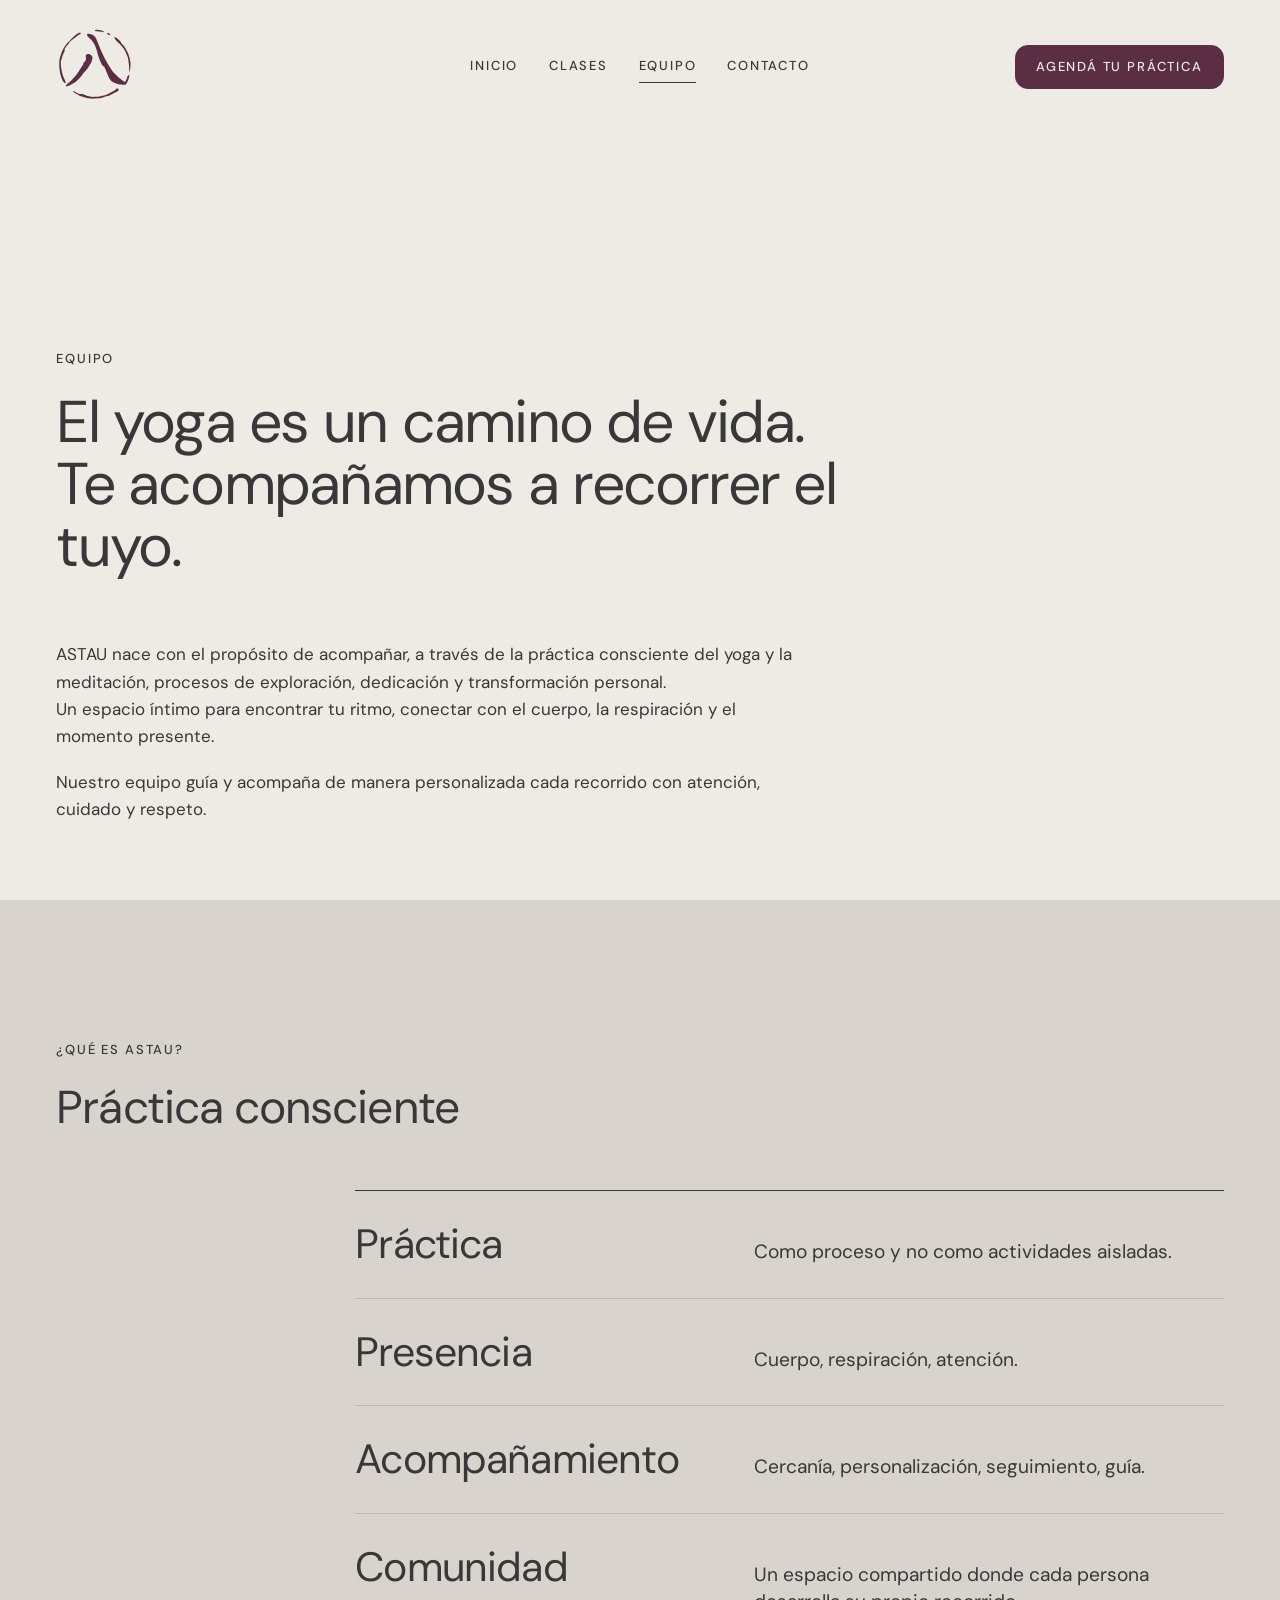
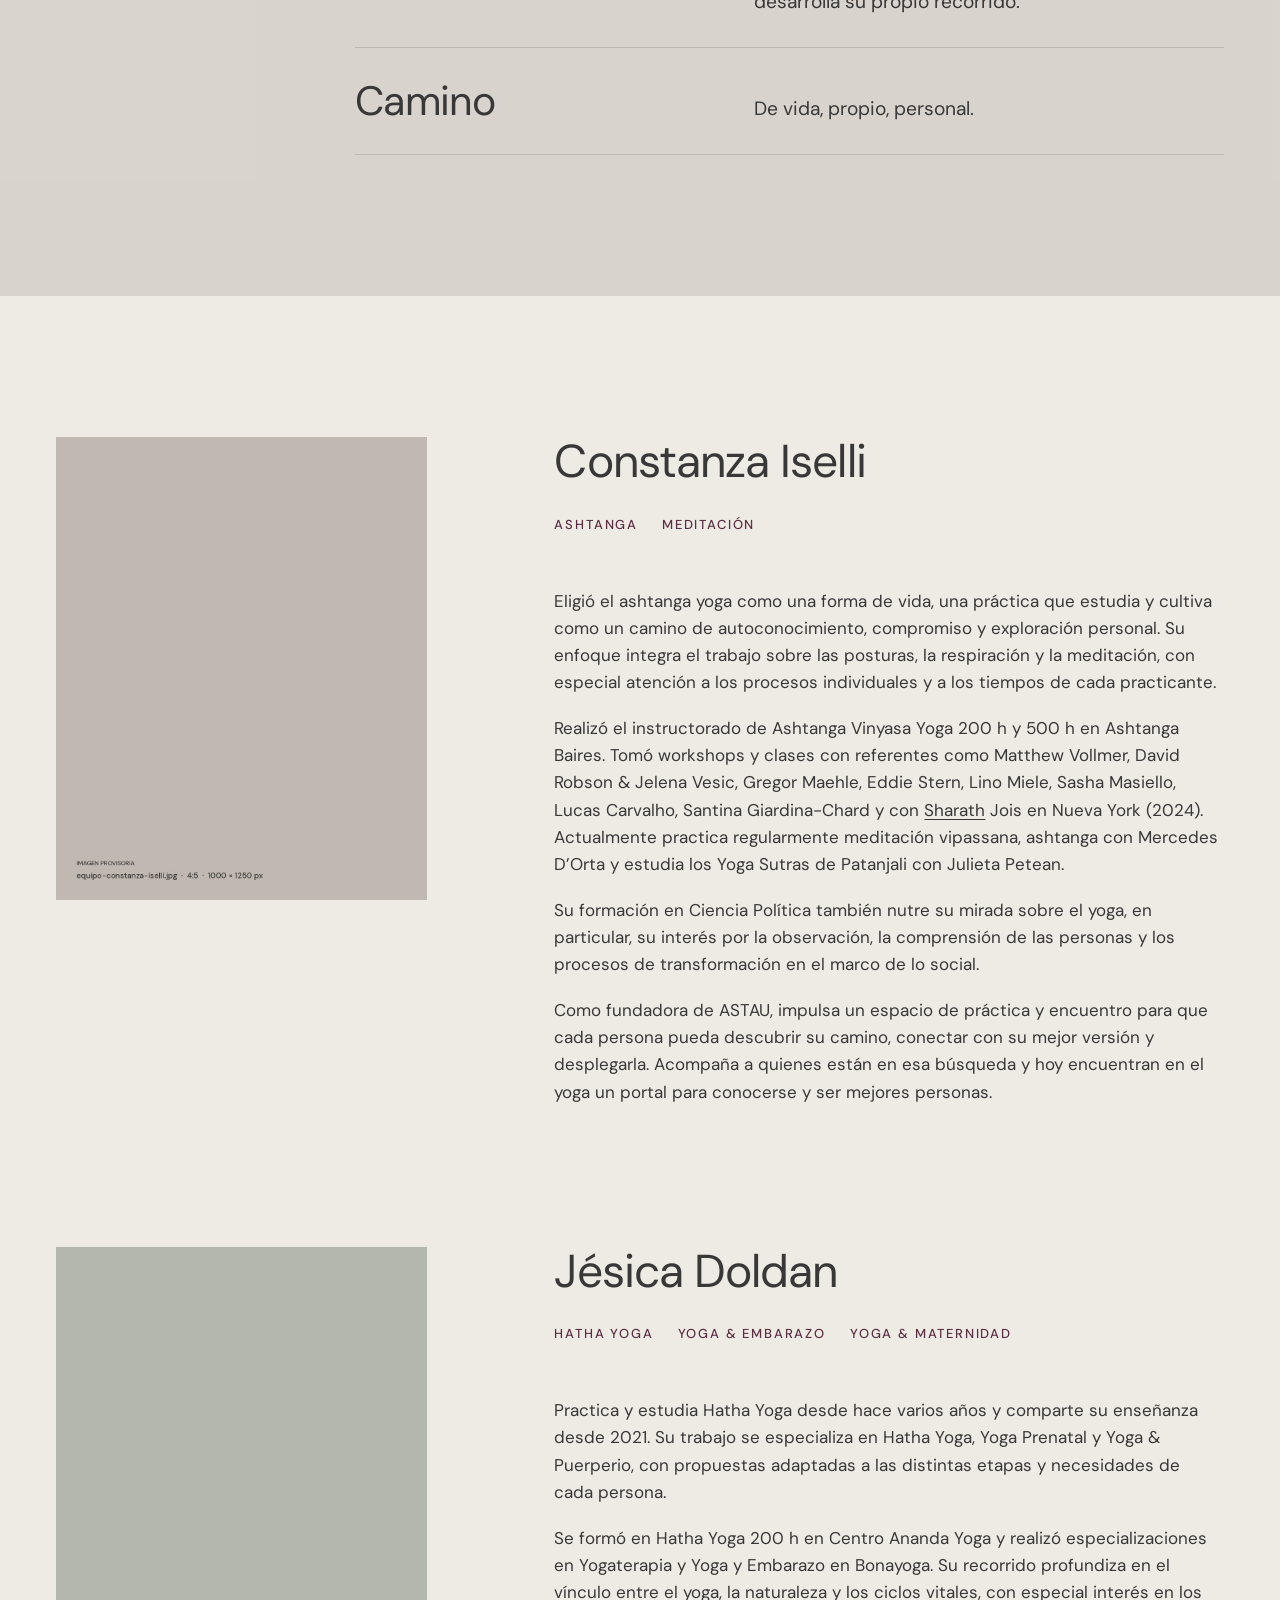
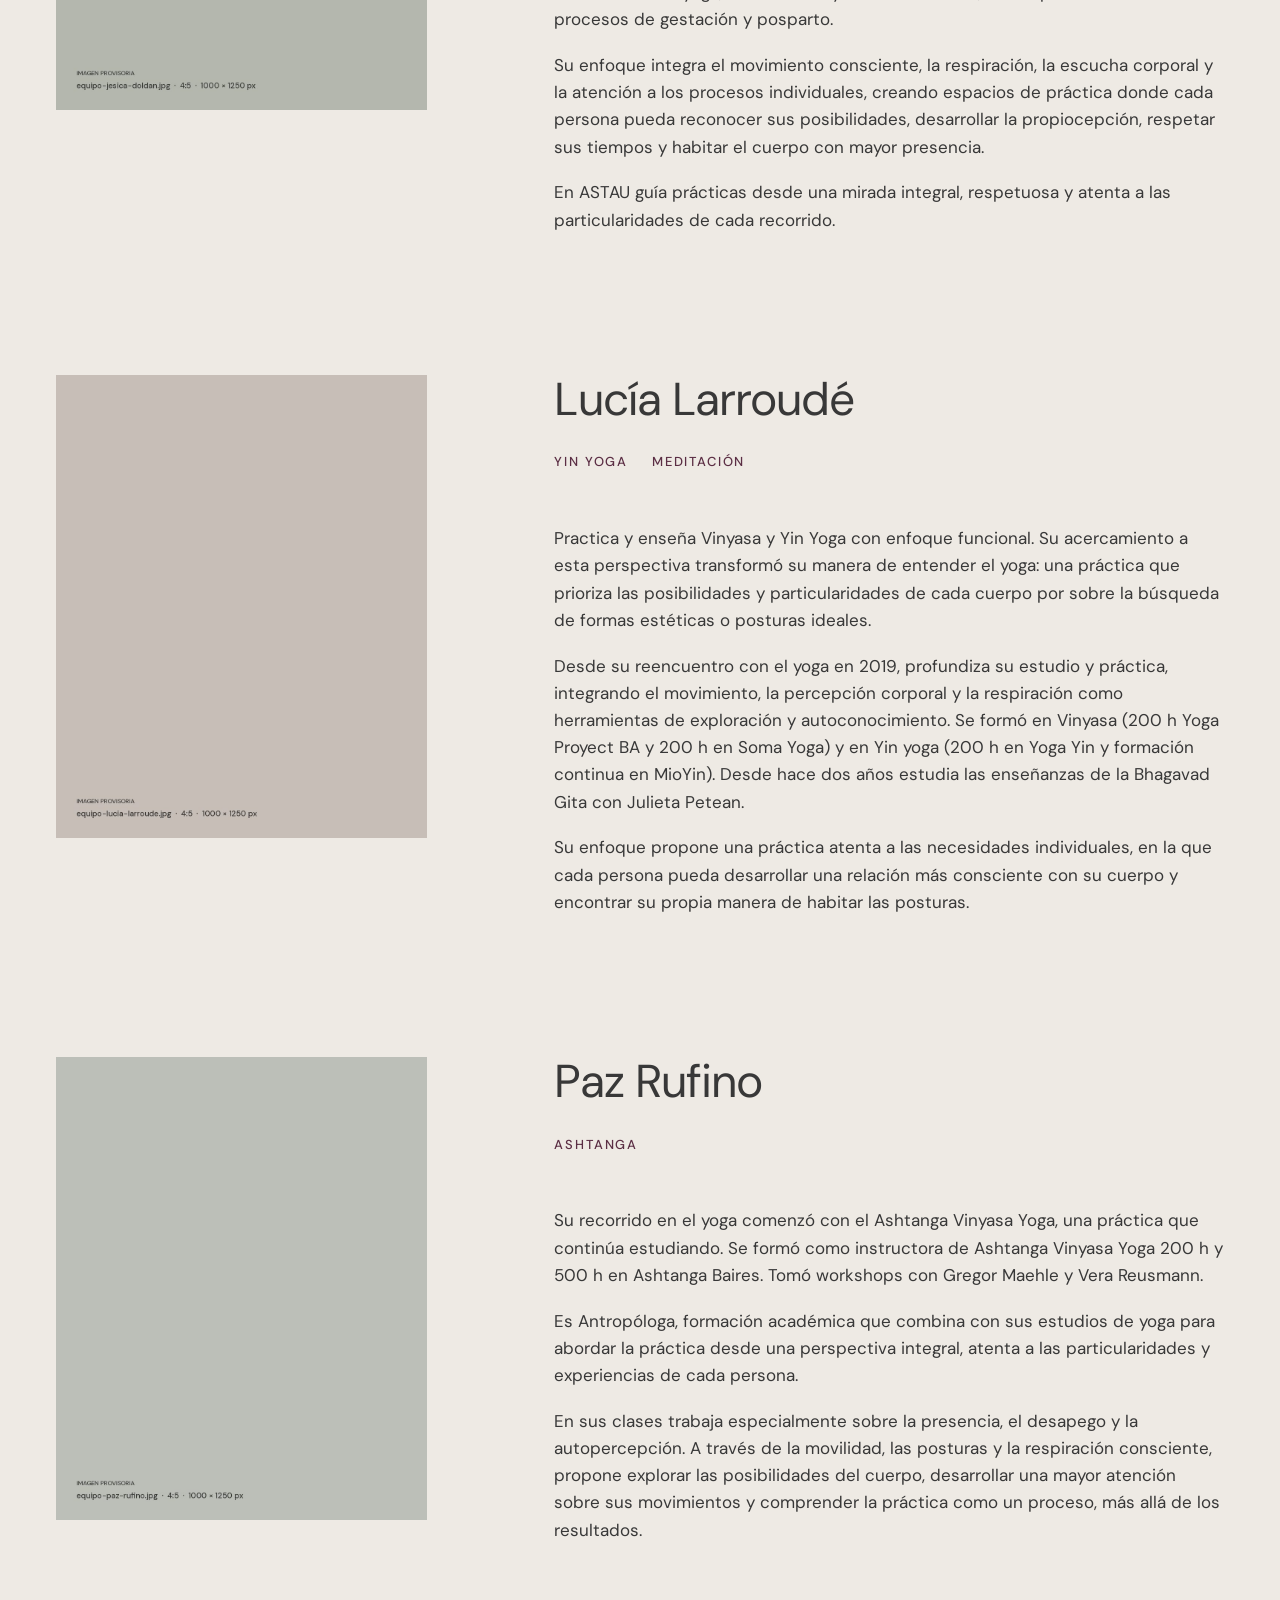
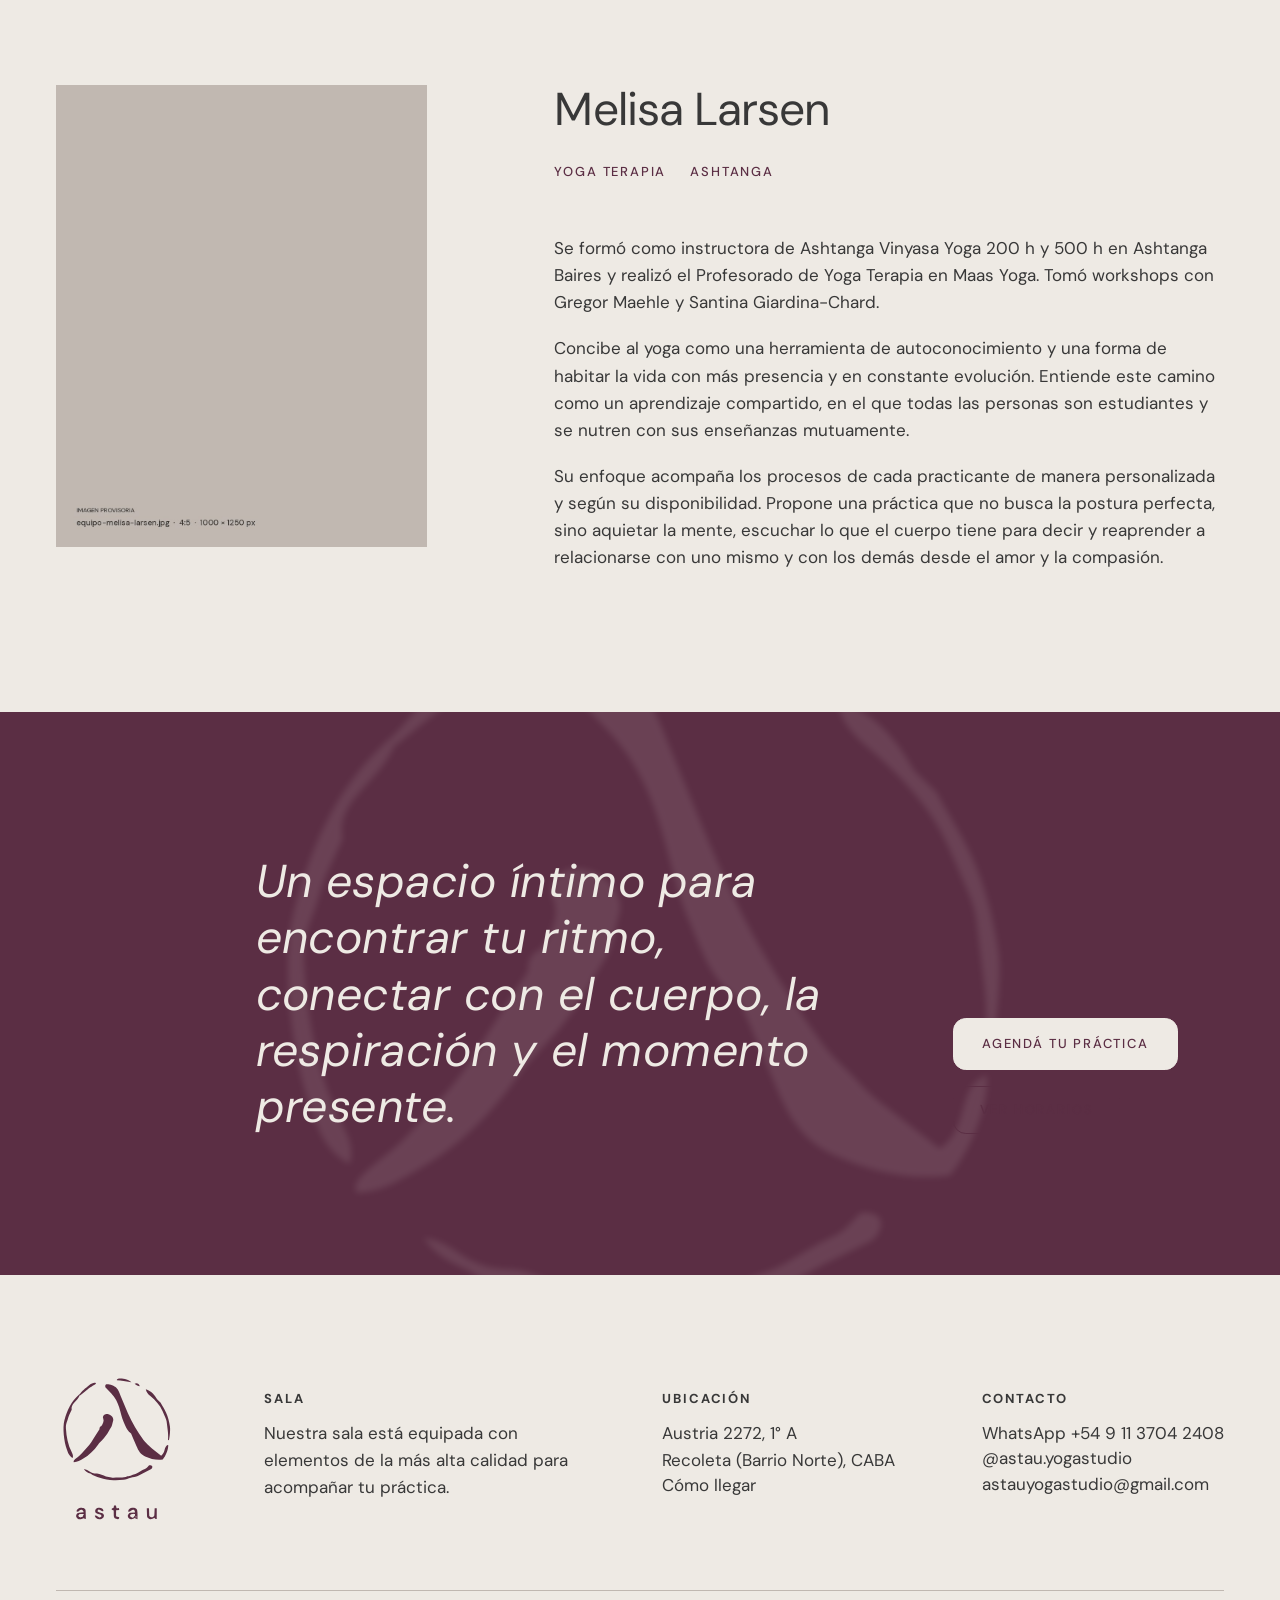
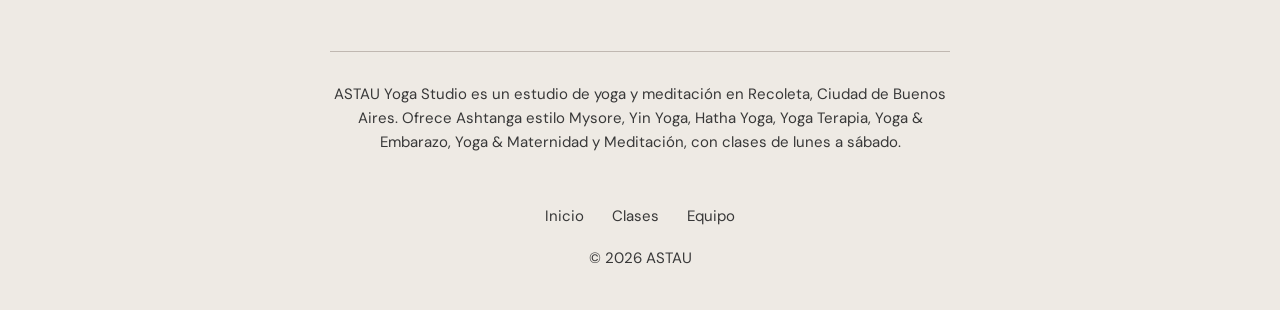
<file: equipo/index.html>
<!DOCTYPE html>
<html lang="es-AR">
<head>
  <meta charset="utf-8">
  <meta name="viewport" content="width=device-width, initial-scale=1">
  <title>Equipo · Guías de yoga y meditación en Recoleta · ASTAU</title>
  <meta name="description" content="Conocé a Constanza Iselli, Jésica Doldan, Lucía Larroudé, Paz Rufino y Melisa Larsen, el equipo que guía las prácticas de ASTAU.">
  <link rel="canonical" href="https://DOMINIO-PENDIENTE.example/equipo/">
  <meta name="theme-color" content="#eeeae4">

  <meta property="og:type" content="website">
  <meta property="og:locale" content="es_AR">
  <meta property="og:site_name" content="ASTAU Yoga Studio">
  <meta property="og:title" content="Equipo · Guías de yoga y meditación en Recoleta · ASTAU">
  <meta property="og:description" content="Conocé a Constanza Iselli, Jésica Doldan, Lucía Larroudé, Paz Rufino y Melisa Larsen, el equipo que guía las prácticas de ASTAU.">
  <meta property="og:url" content="https://DOMINIO-PENDIENTE.example/equipo/">
  <meta property="og:image" content="https://DOMINIO-PENDIENTE.example/assets/img/og-astau.jpg">
  <meta property="og:image:width" content="1200">
  <meta property="og:image:height" content="630">
  <meta name="twitter:card" content="summary_large_image">

  <link rel="icon" href="../favicon.svg" type="image/svg+xml">
  <link rel="icon" href="../favicon.ico" sizes="32x32">
  <link rel="apple-touch-icon" href="../apple-touch-icon.png">
  <link rel="manifest" href="../site.webmanifest">

  <link rel="preload" href="../assets/fonts/dm-sans-latin-wght-normal.woff2" as="font" type="font/woff2" crossorigin>
  <link rel="stylesheet" href="../assets/css/tokens.css">
  <link rel="stylesheet" href="../assets/css/main.css">
  <script>document.documentElement.classList.add("js");</script>

  <script type="application/ld+json">
{
  "@context": "https://schema.org",
  "@type": "SportsActivityLocation",
  "@id": "https://DOMINIO-PENDIENTE.example/#negocio",
  "name": "ASTAU Yoga Studio",
  "alternateName": "ASTAU",
  "url": "https://DOMINIO-PENDIENTE.example/"
}
  </script>
  <script type="application/ld+json">
{
  "@context": "https://schema.org",
  "@type": "BreadcrumbList",
  "itemListElement": [
    {
      "@type": "ListItem",
      "position": 1,
      "name": "Inicio",
      "item": "https://DOMINIO-PENDIENTE.example/"
    },
    {
      "@type": "ListItem",
      "position": 2,
      "name": "Equipo",
      "item": "https://DOMINIO-PENDIENTE.example/equipo/"
    }
  ]
}
  </script>
  <script type="application/ld+json">
{
  "@context": "https://schema.org",
  "@type": "Person",
  "@id": "https://DOMINIO-PENDIENTE.example/equipo/#constanza-iselli",
  "name": "Constanza Iselli",
  "jobTitle": "Guía de Ashtanga y Meditación",
  "url": "https://DOMINIO-PENDIENTE.example/equipo/#constanza-iselli",
  "worksFor": {
    "@id": "https://DOMINIO-PENDIENTE.example/#negocio"
  }
}
  </script>
  <script type="application/ld+json">
{
  "@context": "https://schema.org",
  "@type": "Person",
  "@id": "https://DOMINIO-PENDIENTE.example/equipo/#jesica-doldan",
  "name": "Jésica Doldan",
  "jobTitle": "Guía de Hatha Yoga y Yoga & Embarazo y Yoga & Maternidad",
  "url": "https://DOMINIO-PENDIENTE.example/equipo/#jesica-doldan",
  "worksFor": {
    "@id": "https://DOMINIO-PENDIENTE.example/#negocio"
  }
}
  </script>
  <script type="application/ld+json">
{
  "@context": "https://schema.org",
  "@type": "Person",
  "@id": "https://DOMINIO-PENDIENTE.example/equipo/#lucia-larroude",
  "name": "Lucía Larroudé",
  "jobTitle": "Guía de Yin Yoga y Meditación",
  "url": "https://DOMINIO-PENDIENTE.example/equipo/#lucia-larroude",
  "worksFor": {
    "@id": "https://DOMINIO-PENDIENTE.example/#negocio"
  }
}
  </script>
  <script type="application/ld+json">
{
  "@context": "https://schema.org",
  "@type": "Person",
  "@id": "https://DOMINIO-PENDIENTE.example/equipo/#paz-rufino",
  "name": "Paz Rufino",
  "jobTitle": "Guía de Ashtanga",
  "url": "https://DOMINIO-PENDIENTE.example/equipo/#paz-rufino",
  "worksFor": {
    "@id": "https://DOMINIO-PENDIENTE.example/#negocio"
  }
}
  </script>
  <script type="application/ld+json">
{
  "@context": "https://schema.org",
  "@type": "Person",
  "@id": "https://DOMINIO-PENDIENTE.example/equipo/#melisa-larsen",
  "name": "Melisa Larsen",
  "jobTitle": "Guía de Yoga Terapia y Ashtanga",
  "url": "https://DOMINIO-PENDIENTE.example/equipo/#melisa-larsen",
  "worksFor": {
    "@id": "https://DOMINIO-PENDIENTE.example/#negocio"
  }
}
  </script>
</head>
<body>
  <a class="skip" href="#contenido">Saltar al contenido</a>

  <header class="header">
    <div class="wrap header__inner">
      <a class="header__logo" href="../" aria-label="ASTAU, ir al inicio">
        <img class="header__logo-color" src="../assets/brand/isotipo-color.svg" alt="ASTAU" width="44" height="44">
        <img class="header__logo-light" src="../assets/brand/isotipo-negativo.svg" alt="" width="44" height="44">
      </a>
      <nav class="nav" aria-label="Principal">
        <ul class="nav__list">
          <li><a class="nav__link" href="../">Inicio</a></li>
          <li><a class="nav__link" href="../clases/">Clases</a></li>
          <li><a class="nav__link" href="../equipo/" aria-current="page">Equipo</a></li>
          <li><a class="nav__link" href="#contacto">Contacto</a></li>
        </ul>
      </nav>
      <div class="header__cta">
        <a class="btn btn--small" href="https://wa.me/5491137042408?text=Hola%2C%20quiero%20agendar%20una%20pr%C3%A1ctica%20en%20ASTAU." target="_blank" rel="noopener" data-track="clic_whatsapp" data-ubicacion="header">Agendá tu práctica</a>
      </div>
      <button class="menu-toggle" type="button" data-menu-open aria-expanded="false" aria-controls="menu">Menú</button>
    </div>
  </header>

  <div class="menu" id="menu" role="dialog" aria-modal="true" aria-label="Menú">
    <div class="menu__top">
      <a class="header__logo" href="../" aria-label="ASTAU, ir al inicio">
        <img src="../assets/brand/isotipo-color.svg" alt="ASTAU" width="44" height="44">
      </a>
      <button class="menu-toggle" type="button" data-menu-close>Cerrar</button>
    </div>
    <ul class="menu__list">
      <li><a class="menu__link" href="../">Inicio</a></li>
      <li><a class="menu__link" href="../clases/">Clases</a></li>
      <li><a class="menu__link" href="../equipo/" aria-current="page">Equipo</a></li>
      <li><a class="menu__link" href="#contacto">Contacto</a></li>
    </ul>
    <div class="menu__foot">
      <a class="btn" href="https://wa.me/5491137042408?text=Hola%2C%20quiero%20agendar%20una%20pr%C3%A1ctica%20en%20ASTAU." target="_blank" rel="noopener" data-track="clic_whatsapp" data-ubicacion="menu">Agendá tu práctica</a>
      <p>Austria 2272, 1° A, Recoleta, CABA</p>
    </div>
  </div>

  <main id="contenido">
    <section class="page-head">
      <div class="wrap grid">
        <div class="page-head__title page-head__title--wide">
          <p class="label reveal">Equipo</p>
          <h1 class="display display--long reveal"><span>El yoga es un camino de vida.</span> <span>Te acompañamos a recorrer el tuyo.</span></h1>
        </div>
        <div class="page-head__text prose reveal">
          <p>ASTAU nace con el propósito de acompañar, a través de la práctica consciente del yoga y la meditación, procesos de exploración, dedicación y transformación personal.</p>
          <p>Un espacio íntimo para encontrar tu ritmo, conectar con el cuerpo, la respiración y el momento presente.</p> 
          <p>Nuestro equipo guía y acompaña de manera personalizada cada recorrido con atención, cuidado y respeto.</p>
        </div>
      </div>
    </section>

    <section class="section section--surface" aria-labelledby="conceptos-titulo">
      <div class="wrap grid">
        <div class="section-head section-head--full">
          <p class="label reveal">¿Qué es ASTAU?</p>
          <h2 class="h2 reveal" id="conceptos-titulo">Práctica consciente</h2>
        </div>
        <div class="concepts-col">
          <dl class="concepts">
            <div class="reveal"><dt>Práctica</dt><dd>Como proceso y no como actividades aisladas.</dd></div>
            <div class="reveal"><dt>Presencia</dt><dd>Cuerpo, respiración, atención.</dd></div>
            <div class="reveal"><dt>Acompañamiento</dt><dd>Cercanía, personalización, seguimiento, guía.</dd></div>
            <div class="reveal"><dt>Comunidad</dt><dd>Un espacio compartido donde cada persona desarrolla su propio recorrido.</dd></div>
            <div class="reveal"><dt>Camino</dt><dd>De vida, propio, personal.</dd></div>
          </dl>
        </div>
      </div>
    </section>

    <section class="section" aria-label="Guías">
      <div class="wrap guides">
        <article class="grid guide" id="constanza-iselli">
          <figure class="media media--4x5 guide__media reveal">
            <img src="../assets/img/equipo-constanza-iselli.jpg" alt="Constanza Iselli, guía de ASTAU" width="1000" height="1250" loading="lazy" decoding="async">
          </figure>
          <div class="guide__copy">
            <h2 class="h2 reveal">Constanza Iselli</h2>
            <ul class="guide__tags reveal" aria-label="Prácticas">
              <li><a href="../clases/#ashtanga">Ashtanga</a></li>
              <li><a href="../clases/#meditacion">Meditación</a></li>
            </ul>
            <div class="prose guide__bio reveal">
              <p>Eligió el ashtanga yoga como una forma de vida, una práctica que estudia y cultiva como un camino de autoconocimiento, compromiso y exploración personal. Su enfoque integra el trabajo sobre las posturas, la respiración y la meditación, con especial atención a los procesos individuales y a los tiempos de cada practicante.</p>
              <p>Realizó el instructorado de Ashtanga Vinyasa Yoga 200 h y 500 h en Ashtanga Baires. Tomó workshops y clases con referentes como Matthew Vollmer, David Robson &amp; Jelena Vesic, Gregor Maehle, Eddie Stern, Lino Miele, Sasha Masiello, Lucas Carvalho, Santina Giardina-Chard y con <a href="https://www.instagram.com/sharathjoisr/" rel="noopener" target="_blank">Sharath</a> Jois en Nueva York (2024). Actualmente practica regularmente meditación vipassana, ashtanga con Mercedes D’Orta y estudia los Yoga Sutras de Patanjali con Julieta Petean.</p>
              <p>Su formación en Ciencia Política también nutre su mirada sobre el yoga, en particular, su interés por la observación, la comprensión de las personas y los procesos de transformación en el marco de lo social.</p>
              <p>Como fundadora de ASTAU, impulsa un espacio de práctica y encuentro para que cada persona pueda descubrir su camino, conectar con su mejor versión y desplegarla. Acompaña a quienes están en esa búsqueda y hoy encuentran en el yoga un portal para conocerse y ser mejores personas.</p>
            </div>
          </div>
        </article>

        <article class="grid guide" id="jesica-doldan">
          <figure class="media media--4x5 guide__media reveal">
            <img src="../assets/img/equipo-jesica-doldan.jpg" alt="Jésica Doldan, guía de ASTAU" width="1000" height="1250" loading="lazy" decoding="async">
          </figure>
          <div class="guide__copy">
            <h2 class="h2 reveal">Jésica Doldan</h2>
            <ul class="guide__tags reveal" aria-label="Prácticas">
              <li><a href="../clases/#hatha-yoga">Hatha Yoga</a></li>
              <li><a href="../clases/#yoga-embarazo">Yoga &amp; Embarazo</a></li>
              <li><a href="../clases/#yoga-maternidad">Yoga &amp; Maternidad</a></li>
            </ul>
            <div class="prose guide__bio reveal">
              <p>Practica y estudia Hatha Yoga desde hace varios años y comparte su enseñanza desde 2021. Su trabajo se especializa en Hatha Yoga, Yoga Prenatal y Yoga &amp; Puerperio, con propuestas adaptadas a las distintas etapas y necesidades de cada persona.</p>
              <p>Se formó en Hatha Yoga 200 h en Centro Ananda Yoga y realizó especializaciones en Yogaterapia y Yoga y Embarazo en Bonayoga. Su recorrido profundiza en el vínculo entre el yoga, la naturaleza y los ciclos vitales, con especial interés en los procesos de gestación y posparto.</p>
              <p>Su enfoque integra el movimiento consciente, la respiración, la escucha corporal y la atención a los procesos individuales, creando espacios de práctica donde cada persona pueda reconocer sus posibilidades, desarrollar la propiocepción, respetar sus tiempos y habitar el cuerpo con mayor presencia.</p>
              <p>En ASTAU guía prácticas desde una mirada integral, respetuosa y atenta a las particularidades de cada recorrido.</p>
            </div>
          </div>
        </article>

        <article class="grid guide" id="lucia-larroude">
          <figure class="media media--4x5 guide__media reveal">
            <img src="../assets/img/equipo-lucia-larroude.jpg" alt="Lucía Larroudé, guía de ASTAU" width="1000" height="1250" loading="lazy" decoding="async">
          </figure>
          <div class="guide__copy">
            <h2 class="h2 reveal">Lucía Larroudé</h2>
            <ul class="guide__tags reveal" aria-label="Prácticas">
              <li><a href="../clases/#yin-yoga">Yin Yoga</a></li>
              <li><a href="../clases/#meditacion">Meditación</a></li>
            </ul>
            <div class="prose guide__bio reveal">
              <p>Practica y enseña Vinyasa y Yin Yoga con enfoque funcional. Su acercamiento a esta perspectiva transformó su manera de entender el yoga: una práctica que prioriza las posibilidades y particularidades de cada cuerpo por sobre la búsqueda de formas estéticas o posturas ideales.</p>
              <p>Desde su reencuentro con el yoga en 2019, profundiza su estudio y práctica, integrando el movimiento, la percepción corporal y la respiración como herramientas de exploración y autoconocimiento. Se formó en Vinyasa (200 h Yoga Proyect BA y 200 h en Soma Yoga) y en Yin yoga (200 h en Yoga Yin y formación continua en MioYin). Desde hace dos años estudia las enseñanzas de la Bhagavad Gita con Julieta Petean.</p>
              <p>Su enfoque propone una práctica atenta a las necesidades individuales, en la que cada persona pueda desarrollar una relación más consciente con su cuerpo y encontrar su propia manera de habitar las posturas.</p>
            </div>
          </div>
        </article>

        <article class="grid guide" id="paz-rufino">
          <figure class="media media--4x5 guide__media reveal">
            <img src="../assets/img/equipo-paz-rufino.jpg" alt="Paz Rufino, guía de ASTAU" width="1000" height="1250" loading="lazy" decoding="async">
          </figure>
          <div class="guide__copy">
            <h2 class="h2 reveal">Paz Rufino</h2>
            <ul class="guide__tags reveal" aria-label="Prácticas">
              <li><a href="../clases/#ashtanga">Ashtanga</a></li>
            </ul>
            <div class="prose guide__bio reveal">
              <p>Su recorrido en el yoga comenzó con el Ashtanga Vinyasa Yoga, una práctica que continúa estudiando. Se formó como instructora de Ashtanga Vinyasa Yoga 200 h y 500 h en Ashtanga Baires. Tomó workshops con Gregor Maehle y Vera Reusmann.</p>
              <p>Es Antropóloga, formación académica que combina con sus estudios de yoga para abordar la práctica desde una perspectiva integral, atenta a las particularidades y experiencias de cada persona.</p>
              <p>En sus clases trabaja especialmente sobre la presencia, el desapego y la autopercepción. A través de la movilidad, las posturas y la respiración consciente, propone explorar las posibilidades del cuerpo, desarrollar una mayor atención sobre sus movimientos y comprender la práctica como un proceso, más allá de los resultados.</p>
            </div>
          </div>
        </article>

        <article class="grid guide" id="melisa-larsen">
          <figure class="media media--4x5 guide__media reveal">
            <img src="../assets/img/equipo-melisa-larsen.jpg" alt="Melisa Larsen, guía de ASTAU" width="1000" height="1250" loading="lazy" decoding="async">
          </figure>
          <div class="guide__copy">
            <h2 class="h2 reveal">Melisa Larsen</h2>
            <ul class="guide__tags reveal" aria-label="Prácticas">
              <li><a href="../clases/#yoga-terapia">Yoga Terapia</a></li>
              <li><a href="../clases/#ashtanga">Ashtanga</a></li>
            </ul>
            <div class="prose guide__bio reveal">
              <p>Se formó como instructora de Ashtanga Vinyasa Yoga 200 h y 500 h en Ashtanga Baires y realizó el Profesorado de Yoga Terapia en Maas Yoga. Tomó workshops con Gregor Maehle y Santina Giardina-Chard.</p>
              <p>Concibe al yoga como una herramienta de autoconocimiento y una forma de habitar la vida con más presencia y en constante evolución. Entiende este camino como un aprendizaje compartido, en el que todas las personas son estudiantes y se nutren con sus enseñanzas mutuamente.</p>
              <p>Su enfoque acompaña los procesos de cada practicante de manera personalizada y según su disponibilidad. Propone una práctica que no busca la postura perfecta, sino aquietar la mente, escuchar lo que el cuerpo tiene para decir y reaprender a relacionarse con uno mismo y con los demás desde el amor y la compasión.</p>
            </div>
          </div>
        </article>
      </div>
    </section>

    <section class="closing" aria-label="Agendá tu práctica">
      <div class="wrap closing__inner">
        <img class="closing__mark" src="../assets/brand/isotipo-negativo.svg" alt="" width="88" height="88" loading="lazy" aria-hidden="true">
        <p class="quote reveal">Un espacio íntimo para encontrar tu ritmo, conectar con el cuerpo, la respiración y el momento presente.</p>
        <div class="actions reveal">
          <a class="btn btn--light" href="https://wa.me/5491137042408?text=Hola%2C%20quiero%20agendar%20una%20pr%C3%A1ctica%20en%20ASTAU." target="_blank" rel="noopener" data-track="clic_whatsapp" data-ubicacion="cierre">Agendá tu práctica</a>
          <a class="link" href="../clases/#horarios">Ver horarios</a>
        </div>
      </div>
    </section>
  </main>

  <footer class="footer" id="contacto">
    <div class="wrap">
      <div class="grid footer__grid">
        <div class="footer__logo">
          <img src="../assets/brand/logo-color.svg" alt="ASTAU" width="120" height="160" loading="lazy">
        </div>
        <div class="footer__col">
          <h2 class="label">Sala</h2>
          <p>Nuestra sala está equipada con elementos de la más alta calidad para acompañar tu práctica.</p>
        </div>
        <div class="footer__col">
          <h2 class="label">Ubicación</h2>
          <p>Austria 2272, 1° A<br>Recoleta (Barrio Norte), CABA</p>
          <p><a href="https://maps.app.goo.gl/wTtZTwhwu7xZctVu7" target="_blank" rel="noopener" data-track="clic_maps">Cómo llegar</a></p>
        </div>
        <div class="footer__col">
          <h2 class="label">Contacto</h2>
          <p><a href="https://wa.me/5491137042408?text=Hola%2C%20quiero%20agendar%20una%20pr%C3%A1ctica%20en%20ASTAU." target="_blank" rel="noopener" data-track="clic_whatsapp" data-ubicacion="footer">WhatsApp +54 9 11 3704 2408</a></p>
          <p><a href="https://www.instagram.com/astau.yogastudio/" target="_blank" rel="noopener" data-track="clic_instagram">@astau.yogastudio</a></p>
          <p><a href="mailto:astauyogastudio@gmail.com" data-track="clic_mail">astauyogastudio@gmail.com</a></p>
        </div>
      </div>
      <p class="footer__about">ASTAU Yoga Studio es un estudio de yoga y meditación en Recoleta, Ciudad de Buenos Aires. Ofrece Ashtanga estilo Mysore, Yin Yoga, Hatha Yoga, Yoga Terapia, Yoga &amp; Embarazo, Yoga &amp; Maternidad y Meditación, con clases de lunes a sábado.</p>
      <div class="footer__bottom">
        <ul class="footer__nav">
          <li><a href="../">Inicio</a></li>
          <li><a href="../clases/">Clases</a></li>
          <li><a href="../equipo/">Equipo</a></li>
        </ul>
        <p>© 2026 ASTAU</p>
      </div>
    </div>
  </footer>

  <script src="../assets/js/config.js" defer></script>
  <script src="../assets/js/main.js" defer></script>
</body>
</html>
</file>
<file: assets/css/tokens.css>
/* ==========================================================================
   ASTAU · Tokens de diseño
   Fuente: Manual de identidad visual (paleta pág. 05, tipografía pág. 06).
   Es el único archivo a tocar si cambia la identidad.
   ========================================================================== */

@font-face {
  font-family: "DM Sans";
  font-style: normal;
  font-weight: 100 1000;
  font-display: swap;
  src: url("../fonts/dm-sans-latin-wght-normal.woff2") format("woff2-variations");
}

@font-face {
  font-family: "DM Sans";
  font-style: italic;
  font-weight: 100 1000;
  font-display: swap;
  src: url("../fonts/dm-sans-latin-wght-italic.woff2") format("woff2-variations");
}

:root {
  /* Color */
  --c-bg: #eeeae4ff;      /* Pantone 7527 C */
  --c-bg-alpha: rgba(238, 234, 228, 0.4);      /* Pantone 7527 C */
  --c-bg-alpha_x2: rgba(238, 234, 228, 0.379);      /* Pantone 7527 C */
  --c-accent: #5b2e44;    /* Pantone 7645 C */
  --c-text: #383838;      /* Pantone 447 C */
  --c-surface: #cac5bd98; /* Pantone Warm Gray 1 C */
  --c-line: #c0b8b1;      /* Pantone Warm Gray 3 C */
  --c-muted: #7d776f;     /* Pantone Warm Gray 9 C · solo texto de 24 px o más */
  --c-sage: #b3b7ae;      /* Pantone 421 C */

  /* Tipografía */
  --font: "DM Sans", system-ui, -apple-system, "Segoe UI", sans-serif;
  --fs-display: clamp(2rem, 6vw, 5rem);
  --fs-quote: clamp(1.75rem, 3.6vw, 3.25rem);
  --fs-h2: clamp(1.875rem, 3.6vw, 3.5rem);
  --fs-h3: clamp(1.375rem, 1.9vw, 1.875rem);
  --fs-lead: clamp(1.1875rem, 1.5vw, 1.4375rem);
  --fs-body: clamp(1.0625rem, 1.1vw, 1.1875rem);
  --fs-footer: clamp(0.9rem, 1vw, 1rem);
  --fs-small: 0.9375rem;
  --fs-label: 0.8125rem;

  /* Espaciado (base 8) */
  --s-1: 0.5rem;
  --s-2: 1rem;
  --s-3: 1.5rem;
  --s-4: 2.5rem;
  --s-5: 4rem;
  --s-6: 6.5rem;
  --s-7: 10.5rem;
  --section: clamp(var(--s-6), 11vw, var(--s-7));

  /* Grilla y bordes */
  --maxw: 90rem;
  --gutter: clamp(1.25rem, 4.4vw, 4rem);
  --gap: clamp(1rem, 2.2vw, 2rem);
  --header-h: clamp(7.75rem, 10.5vw, 10rem);
  --header-h-scrolled: 5.2rem;
  --radius: 0.8rem;

  /* Movimiento: una curva, dos duraciones */
  --ease: cubic-bezier(0.4, 0, 0.2, 1);
  --t-fast: 300ms;
  --t-slow: 900ms;
}

/* Paleta de Clases (sin Pantone 7645 C #5b2e44) */
body[data-page="clases"] {
  --c-bg: #eeeae4ff;      /* Pantone 7527 C */
  --c-surface: #cac5bd98; /* Pantone Warm Gray 1 C */
  --c-line: #c0b8b1;      /* Pantone Warm Gray 3 C */
  --c-muted: #7d776f;     /* Pantone Warm Gray 9 C */
  --c-sage: #b3b7ae;      /* Pantone 421 C */
  --c-text: #383838;      /* Pantone 447 C */
  --c-accent: #7d776f;    /* Reemplaza Pantone 7645 C por Warm Gray 9 C */
}
</file>
<file: assets/css/main.css>
/* ==========================================================================
   ASTAU · Estilos
   1. Base  2. Utilidades  3. Header y menú  4. Componentes
   5. Inicio  6. Clases  7. Equipo  8. Cierre y footer  9. Movimiento
   ========================================================================== */

/* 1. Base ---------------------------------------------------------------- */

*,
*::before,
*::after {
  box-sizing: border-box;
}

html {
  -webkit-text-size-adjust: 100%;
  text-size-adjust: 100%;
  -webkit-tap-highlight-color: transparent;
  scroll-behavior: smooth;
  scroll-padding-top: calc(var(--header-h-scrolled, var(--header-h)) + 1.5rem);
  overflow-x: clip;
}

html:has(.subnav) {
  scroll-padding-top: calc(var(--header-h-scrolled, var(--header-h)) + 4.5rem);
}

body {
  margin: 0;
  overflow-x: clip;
  background: var(--c-bg);
  color: var(--c-text);
  font-family: var(--font);
  font-size: var(--fs-body);
  font-weight: 400;
  line-height: 1.6;
  -webkit-font-smoothing: antialiased;
  -moz-osx-font-smoothing: grayscale;
  text-rendering: optimizeLegibility;
}

h1,
h2,
h3,
p,
ul,
ol,
dl,
dd,
figure,
blockquote {
  margin: 0;
}

ul,
ol {
  padding: 0;
  list-style: none;
}

img,
video,
svg {
  display: block;
  max-width: 100%;
}

img,
video {
  height: auto;
}

a {
  color: inherit;
  text-decoration: none;
}

button {
  font: inherit;
  color: inherit;
  background: none;
  border: 0;
  padding: 0;
  cursor: pointer;
}

a,
button,
summary {
  -webkit-tap-highlight-color: transparent;
}

a:focus:not(:focus-visible),
button:focus:not(:focus-visible),
summary:focus:not(:focus-visible) {
  outline: none;
}

:focus-visible {
  outline: 2px solid var(--c-accent);
  outline-offset: 4px;
}

@media (hover: none), (pointer: coarse) {
  a:focus,
  button:focus,
  summary:focus {
    outline: none;
  }
}

::selection {
  background: var(--c-accent);
  color: var(--c-bg);
}

[hidden] {
  display: none !important;
}

/* 2. Utilidades ---------------------------------------------------------- */

.wrap {
  width: 100%;
  max-width: var(--maxw);
  margin-inline: auto;
  padding-inline: var(--gutter);
}

.grid {
  display: grid;
  grid-template-columns: minmax(0, 1fr);
  row-gap: var(--s-4);
}

.section {
  padding-block: var(--section);
}

.section--surface {
  background: var(--c-surface);
}

.sr-only {
  position: absolute;
  width: 1px;
  height: 1px;
  margin: -1px;
  overflow: hidden;
  clip: rect(0 0 0 0);
  white-space: nowrap;
}

.skip {
  position: absolute;
  left: var(--gutter);
  top: -4rem;
  z-index: 100;
  padding: 0.75rem 1.25rem;
  background: var(--c-accent);
  color: var(--c-bg);
  font-size: var(--fs-small);
  transition: top var(--t-fast) var(--ease);
}

.skip:focus {
  top: 0.75rem;
}

.label {
  display: block;
  font-size: var(--fs-label);
  font-weight: 500;
  letter-spacing: 0.14em;
  line-height: 1.4;
  text-transform: uppercase;
}

.display {
  font-size: var(--fs-display);
  font-weight: 400;
  letter-spacing: -0.03em;
  line-height: 1;
}

.display span {
  display: block;
}

.h2 {
  font-size: var(--fs-h2);
  font-weight: 400;
  letter-spacing: -0.02em;
  line-height: 1.08;
}

.h2 span {
  display: block;
}

.h3 {
  font-size: var(--fs-h3);
  font-weight: 500;
  letter-spacing: -0.01em;
  line-height: 1.2;
}

.quote {
  font-size: var(--fs-quote);
  font-style: italic;
  font-weight: 400;
  letter-spacing: 0.01em;
  line-height: 1.22;
}

.quote span {
  display: block;
}

.display--long {
  font-size: clamp(2.25rem, 4.6vw, 4.25rem);
  line-height: 1.05;
}

.quote--tight {
  font-size: clamp(1.625rem, 2.9vw, 2.625rem);
}

.label + .h2,
.label + .quote,
.label + .display {
  margin-top: var(--s-3);
}

.lead {
  font-size: var(--fs-lead);
  line-height: 1.5;
}

.prose {
  max-width: 62ch;
}

.prose > * + * {
  margin-top: 1.1em;
}

.prose a {
  text-decoration: underline;
  text-decoration-thickness: 1px;
  text-underline-offset: 0.2em;
  transition: color var(--t-fast) var(--ease);
}

.prose a.link {
  text-decoration: none;
}

.prose a:hover {
  color: var(--c-accent);
}

/* 3. Header y menú ------------------------------------------------------- */

.header {
  position: fixed;
  inset: 0 0 auto 0;
  z-index: 50;
  height: var(--header-h);
  border-bottom: 1px solid transparent;
  transition:
    height var(--t-fast) var(--ease),
    transform var(--t-fast) var(--ease),
    background-color var(--t-fast) var(--ease),
    border-color var(--t-fast) var(--ease),
    backdrop-filter var(--t-fast) var(--ease);
}

.header.is-scrolled {
  height: var(--header-h-scrolled, 6rem);
  background: rgb(238 234 228 / 0.8);
  backdrop-filter: blur(10px);
  -webkit-backdrop-filter: blur(10px);
  border-bottom-color: var(--c-line);
}

.header.is-hidden {
  transform: translateY(-100%);
}

.header__inner {
  display: flex;
  align-items: center;
  justify-content: space-between;
  gap: var(--s-3);
  height: 100%;
}

.header__logo {
  display: inline-flex;
  align-items: center;
  padding-block: 0.25rem;
}

.header__logo img {
  width: auto;
  height: clamp(6rem, 8vw, 7.75rem);
  aspect-ratio: 250.21 / 333.28;
  object-fit: contain;
  transition: height var(--t-fast) var(--ease), transform var(--t-fast) var(--ease);
}

.header.is-scrolled .header__logo img {
  height: clamp(4rem, 5vw, 4.75rem);
}

.header__logo-light {
  display: none;
}

.header--over:not(.is-scrolled) {
  color: var(--c-bg);
}

.header--over:not(.is-scrolled) .header__logo-color {
  display: none;
}

.header--over:not(.is-scrolled) .header__logo-light {
  display: block;
}

.header--over:not(.is-scrolled) .btn {
  background: transparent;
  color: var(--c-bg);
  border-color: var(--c-bg-alpha);
}

.header--over:not(.is-scrolled) .btn:hover {
  background: var(--c-accent);
  color: var(--c-bg);
  border-color: var(--c-accent);
}

.header--over:not(.is-scrolled) :focus-visible {
  outline-color: var(--c-bg);
}

.nav {
  display: none;
}

.nav__list {
  display: flex;
  align-items: center;
  gap: clamp(1.25rem, 2.4vw, 2.5rem);
}

.nav__link {
  position: relative;
  display: inline-block;
  padding-block: 0.75rem;
  font-size: var(--fs-label);
  font-weight: 500;
  letter-spacing: 0.14em;
  text-transform: uppercase;
}

.nav__link::after {
  content: "";
  position: absolute;
  left: 0;
  right: 0;
  bottom: 0.4rem;
  height: 1px;
  background: currentColor;
  transform: scaleX(0);
  transform-origin: left;
  transition: transform var(--t-fast) var(--ease);
}

.nav__link:hover::after,
.nav__link[aria-current="page"]::after {
  transform: scaleX(1);
}

.header__cta {
  display: none;
}

.menu-toggle {
  min-height: 2.75rem;
  padding-inline: 0.25rem;
  font-size: var(--fs-label);
  font-weight: 500;
  letter-spacing: 0.14em;
  text-transform: uppercase;
}

.menu-toggle:focus, .menu-toggle:active {
  outline-color: none;
}

.menu {
  position: fixed;
  inset: 0;
  z-index: 60;
  display: flex;
  flex-direction: column;
  padding: 0 var(--gutter) var(--s-4);
  background: var(--c-bg);
  overflow-y: auto;
  opacity: 0;
  visibility: hidden;
  transition: opacity var(--t-fast) var(--ease), visibility 0s linear var(--t-fast);
}

.menu.is-open {
  opacity: 1;
  visibility: visible;
  transition: opacity var(--t-fast) var(--ease), visibility 0s;
}

.menu__top {
  display: flex;
  align-items: center;
  justify-content: space-between;
  flex: none;
  height: var(--header-h);
}

.menu__list {
  margin-block: auto;
  padding-block: var(--s-4);
}

.menu__link {
  display: block;
  padding-block: 0.35rem;
  font-size: clamp(2.25rem, 10vw, 3.5rem);
  letter-spacing: -0.02em;
  line-height: 1.15;
}

.menu__link[aria-current="page"] {
  color: var(--c-accent);
}

.menu__foot {
  display: grid;
  gap: var(--s-3);
  padding-top: var(--s-3);
  border-top: 1px solid var(--c-line);
  font-size: var(--fs-small);
}

.menu__foot .btn {
  justify-self: start;
}

body.menu-open {
  overflow: hidden;
}

@media (min-width: 64rem) {
  .header__inner {
    display: grid;
    grid-template-columns: 1fr auto 1fr;
    align-items: center;
  }

  .header__logo {
    justify-self: start;
  }

  .nav {
    display: block;
    justify-self: center;
  }

  .header__cta {
    display: block;
    justify-self: end;
  }

  .menu-toggle,
  .menu {
    display: none;
  }
}

/* 4. Componentes --------------------------------------------------------- */

.btn {
  display: inline-flex;
  align-items: center;
  justify-content: center;
  min-height: 3.25rem;
  padding: 0.5rem 1.75rem;
  border: 1px solid var(--c-accent);
  border-radius: var(--radius);
  background: var(--c-accent);
  color: var(--c-bg);
  font-size: var(--fs-label);
  font-weight: 500;
  letter-spacing: 0.14em;
  line-height: 1.2;
  text-align: center;
  text-transform: uppercase;
  transition: background-color var(--t-fast) var(--ease), color var(--t-fast) var(--ease),
    border-color var(--t-fast) var(--ease);
}

.btn:focus, .btn:active {
  outline: none;
}

.btn:hover {
  background: transparent;
  color: var(--c-accent);
}

.btn--small {
  min-height: 2.75rem;
  padding-inline: 1.25rem;
}

.btn--light {
  border-color: var(--c-bg);
  background: var(--c-bg);
  color: var(--c-accent);
}

.btn--light:hover {
  background: transparent;
  color: var(--c-bg);
}

.link {
  position: relative;
  display: inline-block;
  padding-block: 0.6rem;
  font-size: var(--fs-label);
  font-weight: 500;
  letter-spacing: 0.14em;
  text-transform: uppercase;
}

/* .link::after {
  content: "";
  position: absolute;
  left: 0;
  right: 0;
  bottom: 0.3rem;
  height: 1px;
  background: currentColor;
  transform-origin: right;
  transition: transform var(--t-fast) var(--ease);
}

.link:hover::after {
  transform: scaleX(0.35);
} */

.link {
  display: inline-flex;
  align-items: center;
  justify-content: center;
  min-height: 3rem;
  padding: 0.5rem 1.6rem;
  border: 1px solid var(--c-accent);
  border-radius: var(--radius);
  background: transparent;
  color: var(--c-accent);
  font-size: var(--fs-label);
  font-weight: 500;
  letter-spacing: 0.14em;
  line-height: 1.2;
  text-align: center;
  text-transform: uppercase;
  transition: background-color var(--t-fast) var(--ease), color var(--t-fast) var(--ease),
    border-color var(--t-fast) var(--ease);
}

.link:hover{
  background: var(--c-accent);
  color: var(--c-bg);
}

.actions {
  display: flex;
  flex-wrap: wrap;
  align-items: center;
  gap: var(--s-2) var(--s-4);
}

.media {
  position: relative;
  overflow: hidden;
  background: var(--c-surface);
}

.media img,
.media video {
  width: 100%;
  height: 100%;
  object-fit: cover;
  transition: transform var(--t-slow) var(--ease);
}

.section--surface .media {
  background: var(--c-line);
}

.media--4x5 {
  aspect-ratio: 4 / 5;
}

.media--3x2 {
  aspect-ratio: 3 / 2;
}

.media--16x9 {
  aspect-ratio: 16 / 9;
}

a:hover .media img,
.media--zoom:hover img {
  transform: scale(1.03);
}

.media__sound {
  position: absolute;
  right: 1rem;
  bottom: 1rem;
  min-height: 2.75rem;
  padding: 0.5rem 1rem;
  border-radius: var(--radius);
  background: var(--c-bg);
  font-size: var(--fs-label);
  font-weight: 500;
  letter-spacing: 0.14em;
  text-transform: uppercase;
}

.page-head {
  position: relative;
  display: flex;
  align-items: flex-end;
  /* min-height: clamp(28rem, 74svh, 40rem); */
  min-height: 100svh;
  padding-top: calc(var(--header-h) + var(--s-5));
  padding-bottom: clamp(3rem, 6vw, 5rem);
  overflow: clip;
  isolation: isolate;
}

.page-head__media {
  position: absolute;
  inset: 0;
  z-index: -2;
}

.page-head__media img,
.page-head__media video {
  position: absolute;
  inset: 0;
  width: 100%;
  height: 100%;
  object-fit: cover;
}

.page-head__overlay {
  position: absolute;
  inset: 0;
  z-index: -1;
  opacity: 0;
  background: linear-gradient(
    to bottom,
    rgb(38 22 30 / 0.42) 0%,
    rgb(38 22 30 / 0.22) 45%,
    rgb(38 22 30 / 0.68) 100%
  );
  pointer-events: none;
}

.page-head:has(.page-head__media :is(img, video)) {
  background: #3d2531;
  color: var(--c-bg);
}

.page-head:has(.page-head__media :is(img, video)) .page-head__overlay {
  opacity: 1;
}

.page-head__grid {
  width: 100%;
  row-gap: var(--s-3);
}

.page-head .label {
  margin-bottom: var(--s-3);
}

.page-head__lead {
  max-width: 46ch;
}

.page-head__lead > p + p {
  margin-top: 0.25rem;
}

.page-head__text {
  margin-top: var(--s-4);
}

.subnav {
  position: sticky;
  top: calc(var(--header-h-scrolled, 5.2rem) - 1px);
  z-index: 40;
  margin-top: clamp(2rem, 4vw, 3.5rem);
  background: rgb(238 234 228 / 0.82);
  backdrop-filter: blur(10px);
  -webkit-backdrop-filter: blur(10px);
  border-top: none;
  border-bottom: 1px solid var(--c-line);
}

.subnav + .section {
  padding-top: clamp(4.5rem, 8vw, 7.5rem);
}

.subnav__list {
  display: flex;
  gap: var(--s-4);
  overflow-x: auto;
  scrollbar-width: none;
}

.subnav__list::-webkit-scrollbar {
  display: none;
}


.subnav .link {
  padding-block: 1.1rem;
  white-space: nowrap;
  border: none; 
  padding: 0.2rem 0.1rem;
}

.subnav .link:hover {
  background: transparent;
  color: var(--c-accent);
}

.subnav .link::after {
  content: "";
  position: absolute;
  left: 0;
  right: 0;
  height: 1px;
  background: currentColor;
  transition: transform var(--t-fast) var(--ease);
}

.subnav .link:hover::after {
  transform: scaleX(0.35);
}

.subnav .link::after {
  bottom: 0.8rem;
  transform: scaleX(0);
  transform-origin: left;
}

.subnav .link:hover::after {
  transform: scaleX(1);
}

.section-head {
  margin-bottom: clamp(1.9rem, 4.6vw, 3.6rem);
}

.section-head--full {
  grid-column: 1 / -1;
}

.section-head .label {
  margin-bottom: var(--s-3);
}

.section-head__text {
  margin-top: var(--s-3);
}

.meta {
  display: grid;
  gap: 0.75rem;
  margin-top: var(--s-4);
  padding-top: var(--s-3);
  border-top: 1px solid var(--c-line);
}

.meta div {
  display: grid;
  grid-template-columns: 6.5rem minmax(0, 1fr);
  gap: var(--s-2);
  align-items: baseline;
}

.meta dt {
  font-size: var(--fs-label);
  font-weight: 500;
  letter-spacing: 0.14em;
  text-transform: uppercase;
}

.meta a {
  display: inline-block;
  padding-block: 0.6rem;
  text-decoration: underline;
  text-decoration-thickness: 1px;
  text-underline-offset: 0.2em;
}

.meta a:hover {
  color: var(--c-accent);
}

/* 5. Inicio -------------------------------------------------------------- */

.hero {
  position: relative;
  display: flex;
  align-items: flex-end;
  min-height: 100svh;
  padding-top: calc(var(--header-h) + var(--s-5));
  padding-bottom: clamp(2.5rem, 6vw, 4.5rem);
  background: #3d2531;
  color: var(--c-bg);
  overflow: hidden;
  isolation: isolate;
}

.hero__media {
  position: absolute;
  inset: 0;
  z-index: -2;
}

.hero__media img,
.hero__media video {
  position: absolute;
  inset: 0;
  width: 100%;
  height: 100%;
  object-fit: cover;
}

/* Velo para que el texto se lea sobre cualquier video */
.hero__overlay {
  position: absolute;
  inset: 0;
  z-index: -1;
  background: linear-gradient(
    to bottom,
    rgb(38 22 30 / 0.45) 0%,
    rgb(38 22 30 / 0.25) 45%,
    rgb(38 22 30 / 0.7) 100%
  );
}

.hero__badge {
  position: absolute;
  top: calc(var(--header-h) + 1rem);
  right: var(--gutter);
  padding: 0.3rem 0.6rem;
  background: rgb(238 234 228 / 0.85);
  color: var(--c-text);
  font-size: 0.6875rem;
  font-weight: 500;
  letter-spacing: 0.12em;
  text-transform: uppercase;
}

.hero ::selection {
  background: var(--c-bg);
  color: var(--c-accent);
}

.hero :focus-visible {
  outline-color: var(--c-bg);
}

.hero__grid {
  position: relative;
  width: 100%;
  align-items: end;
}

.hero__content {
  display: grid;
  gap: var(--s-3);
  justify-items: start;
}

.hero__content .label {
  font-size: 1.4rem;
}

.hero__content h1{
  font-size: clamp(2rem, 5vw, 4rem);
  font-weight: 400;
  letter-spacing: -0.03em;
  line-height: 1;
}

.hero__lead {
  max-width: 34ch;
  font-size: var(--fs-lead);
  line-height: 1.45;
}

.hero__mantra {
  margin-top: var(--s-1);
  font-size: clamp(1.5rem, 2.6vw, 2.75rem);
  font-style: italic;
  letter-spacing: 0.01em;
  line-height: 1.3;
}

.hero__mantra span {
  display: block;
}

.hero .actions {
  margin-top: var(--s-2);
}

/* Controles del video: posición fija en la esquina para que, al aparecer,
   no desplacen el texto del hero. */
.hero__aside {
  position: absolute;
  right: var(--gutter);
  bottom: 0;
  display: flex;
  flex-direction: column;
  align-items: flex-end;
  gap: 0.5rem;
}

.hero__aside:empty {
  display: none;
}

.hero__ctrl {
  display: inline-flex;
  align-items: center;
  gap: 0.6rem;
  min-height: 2.75rem;
  padding: 0.5rem 1rem;
  border: 1px solid rgb(238 234 228 / 0.5);
  border-radius: var(--radius);
  background: rgb(38 22 30 / 0.35);
  color: var(--c-bg);
  font-size: var(--fs-label);
  font-weight: 500;
  letter-spacing: 0.14em;
  text-transform: uppercase;
  transition: background-color var(--t-fast) var(--ease), border-color var(--t-fast) var(--ease);
}

.hero__ctrl:hover {
  border-color: var(--c-bg);
  background: rgb(38 22 30 / 0.6);
}

.hero__ctrl::before {
  content: "";
  width: 0.5rem;
  height: 0.5rem;
  border-radius: 50%;
  background: var(--c-surface);
}

.hero__ctrl[aria-pressed="true"]::before {
  background: var(--c-sage);
}

.manifesto {
  overflow-x: clip;
}

.manifesto__list {
  display: grid;
  gap: clamp(1.75rem, 3.2vw, 2.75rem);
}

.manifesto__pair {
  display: grid;
  gap: 0.15rem;
  font-size: clamp(1.25rem, 2.1vw, 1.875rem);
  letter-spacing: -0.015em;
  line-height: 1.28;
}

.manifesto__world {
  font-weight: 300;
  color: var(--c-text);
}

.manifesto__practice {
  font-weight: 600;
  color: var(--c-text);
}

.manifesto__close {
  margin-top: clamp(2rem, 3.6vw, 3rem);
  display: grid;
  gap: var(--s-3);
  justify-items: start;
}

.manifesto__final {
  display: grid;
  gap: 0.25rem;
}

.manifesto__final .manifesto__world {
  font-size: clamp(1.25rem, 2.1vw, 1.875rem);
  letter-spacing: -0.015em;
  line-height: 1.28;
}

.manifesto__statement {
  max-width: 24ch;
  font-size: clamp(1.7rem, 3vw, 2.6rem);
  font-weight: 700;
  letter-spacing: -0.025em;
  line-height: 1.12;
  color: var(--c-text);
}

.space__title {
  margin-bottom: var(--s-3);
}

.space__lead {
  margin-bottom: var(--s-4);
  font-size: clamp(1.5rem, 2.4vw, 2.125rem);
  letter-spacing: -0.01em;
  line-height: 1.25;
  max-width: 24ch;
}

.index {
  border-top: 1px solid var(--c-line);
}

.index__link {
  display: grid;
  grid-template-columns: minmax(0, 1fr);
  column-gap: var(--s-2);
  align-items: baseline;
  padding-block: clamp(1.1rem, 2.2vw, 1.75rem);
  border-bottom: 1px solid var(--c-line);
  transition: color var(--t-fast) var(--ease);
}

.index__link:has(.index__num) {
  grid-template-columns: 2.25rem minmax(0, 1fr);
}

.index__num {
  font-size: var(--fs-label);
  font-weight: 500;
  letter-spacing: 0.14em;
}

.index__name {
  font-size: clamp(1.625rem, 3.4vw, 3rem);
  letter-spacing: -0.02em;
  line-height: 1.1;
  transition: transform var(--t-fast) var(--ease);
}

.index__meta {
  grid-column: 1 / -1;
  margin-top: 0.35rem;
  font-size: var(--fs-small);
}

.index__link:has(.index__num) .index__meta {
  grid-column: 2;
}

.index__link:hover,
.index__link:focus-visible {
  color: var(--c-accent);
}

.index__link:hover .index__name,
.index__link:focus-visible .index__name {
  transform: translateX(0.75rem);
}

.index__preview {
  display: none;
}

.index__foot {
  margin-top: var(--s-4);
}

.team-teaser__head {
  row-gap: var(--s-3);
  margin-bottom: clamp(2.5rem, 6vw, 4.5rem);
}

.team-teaser__intro {
  display: grid;
  gap: var(--s-2);
  justify-items: start;
  max-width: 44ch;
}

.team-list {
  display: grid;
  grid-template-columns: repeat(2, minmax(0, 1fr));
  gap: var(--s-4) var(--s-2);
}

.team-card a {
  display: grid;
  gap: 0.35rem;
}

.team-card .media {
  margin-bottom: 0.65rem;
}

.team-card__name {
  font-size: 1.1875rem;
  font-weight: 500;
  letter-spacing: -0.01em;
  line-height: 1.25;
  transition: color var(--t-fast) var(--ease);
}

.team-card__role {
  font-size: var(--fs-small);
  line-height: 1.45;
}

.team-card a:hover .team-card__name,
.team-card a:focus-visible .team-card__name {
  color: var(--c-accent);
}

/* 6. Clases -------------------------------------------------------------- */

.practices {
  display: grid;
  gap: var(--section);
}

.practice__num {
  margin-bottom: var(--s-2);
  font-size: var(--fs-label);
  font-weight: 500;
  letter-spacing: 0.14em;
}

.practice__alias {
  margin-top: 0.75rem;
  color: var(--c-accent);
}

.practice__text {
  margin-top: var(--s-4);
}

.practice__more {
  margin-top: var(--s-3);
}

/* Horarios */

.tabs {
  display: flex;
  gap: var(--s-4);
  margin-bottom: var(--s-4);
  border-bottom: 1px solid var(--c-line);
}

.tab {
  position: relative;
  min-height: 3rem;
  padding-block: 0.75rem;
  font-size: clamp(1.25rem, 2vw, 1.625rem);
  letter-spacing: -0.01em;
  transition: color var(--t-fast) var(--ease);
}

.tab::after {
  content: "";
  position: absolute;
  left: 0;
  right: 0;
  bottom: -1px;
  height: 2px;
  background: var(--c-accent);
  transform: scaleX(0);
  transform-origin: left;
  transition: transform var(--t-fast) var(--ease);
}

.tab[aria-selected="true"] {
  color: var(--c-accent);
}

.tab[aria-selected="true"]::after {
  transform: scaleX(1);
}

.panel + .panel {
  margin-top: var(--s-6);
}

.js .panel + .panel {
  margin-top: 0;
}

.panel__title {
  margin-bottom: var(--s-3);
}

.js .panel__title {
  position: absolute;
  width: 1px;
  height: 1px;
  margin: -1px;
  overflow: hidden;
  clip: rect(0 0 0 0);
  white-space: nowrap;
}

.chips {
  display: flex;
  flex-wrap: wrap;
  gap: 0.5rem;
  margin-bottom: var(--s-4);
}

.chip {
  min-height: 2.75rem;
  padding: 0.4rem 1rem;
  border: 1px solid var(--c-line);
  border-radius: var(--radius);
  font-size: var(--fs-small);
  line-height: 1.2;
  transition: background-color var(--t-fast) var(--ease), color var(--t-fast) var(--ease),
    border-color var(--t-fast) var(--ease);
}

.chip:hover {
  border-color: var(--c-text);
}

.chip[aria-pressed="true"] {
  border-color: var(--c-accent);
  background: var(--c-accent);
  color: var(--c-bg);
}

/* Grilla: franjas como filas, días como columnas */
.sched {
  position: relative;
  display: grid;
  grid-template-columns: repeat(6, minmax(8.5rem, 1fr));
  column-gap: 0.5rem;
  row-gap: 0;
  overflow-x: auto;
  overscroll-behavior-x: contain;
  -webkit-overflow-scrolling: touch;
  scrollbar-width: none;
}

.sched::-webkit-scrollbar {
  display: none;
}

.day {
  display: contents;
}

.day__name {
  grid-row: 1;
  align-self: end;
  padding-bottom: 0.75rem;
  border-bottom: 1px solid var(--c-text);
  font-size: var(--fs-label);
  font-weight: 500;
  letter-spacing: 0.14em;
  text-transform: uppercase;
}

.day.is-today .day__name {
  border-bottom-color: var(--c-accent);
  color: var(--c-accent);
}

.day.is-today .day__name::after {
  content: " · Hoy";
}

.band {
  padding-block: var(--s-2) var(--s-3);
  border-top: 1px solid var(--c-line);
}

.band[data-banda="manana"] {
  grid-row: 2;
  border-top: 0;
}

.band[data-banda="tarde"] {
  grid-row: 3;
}

.band[data-banda="noche"] {
  grid-row: 4;
}

.band.is-empty {
  display: block;
}

.day:nth-of-type(1) > * { grid-column: 1; }
.day:nth-of-type(2) > * { grid-column: 2; }
.day:nth-of-type(3) > * { grid-column: 3; }
.day:nth-of-type(4) > * { grid-column: 4; }
.day:nth-of-type(5) > * { grid-column: 5; }
.day:nth-of-type(6) > * { grid-column: 6; }

/* El nombre de la franja ya está en la primera columna */
.band__name {
  position: absolute;
  width: 1px;
  height: 1px;
  margin: -1px;
  overflow: hidden;
  clip: rect(0 0 0 0);
  white-space: nowrap;
}

.band ul {
  display: grid;
  gap: 0.5rem;
}

/* Cada clase es una ficha clara que lleva a WhatsApp */
.slot {
  display: flex;
  transition: opacity var(--t-fast) var(--ease);
}

.slot__link,
.med .slot {
  position: relative;
  display: flex;
  flex-direction: column;
  gap: 0.2rem;
  width: 100%;
  min-height: 9.75rem;
  padding: 0.7rem 0.75rem 0.75rem;
  background: var(--c-bg);
  transition: box-shadow var(--t-fast) var(--ease);
}

.med .slot {
  height: 10.5rem;
  padding: 1.1rem 1.15rem;
}

.slot__link:hover,
.slot__link:focus-visible {
  box-shadow: inset 2px 0 0 var(--c-accent);
}

.slot__link:focus-visible {
  outline-offset: 2px;
}

.slot__time {
  font-size: 0.8125rem;
  font-variant-numeric: tabular-nums;
}

.slot__name {
  font-size: 0.96875rem;
  font-weight: 500;
  letter-spacing: -0.01em;
  line-height: 1.22;
  transition: color var(--t-fast) var(--ease);
}

.slot__link:hover .slot__name,
.slot__link:focus-visible .slot__name {
  color: var(--c-accent);
}

.slot__info,
.slot__note {
  font-size: 0.8125rem;
  line-height: 1.35;
}

.slot__cta {
  align-self: flex-start;
  margin-top: auto;
  padding-top: 0.4rem;
  color: var(--c-accent);
  font-size: 0.75rem;
  font-weight: 500;
  letter-spacing: 0.12em;
  text-transform: uppercase;
}

@media (min-width: 64rem) and (hover: hover) and (pointer: fine) {
  .slot__cta {
    opacity: 0;
    transition: opacity var(--t-fast) var(--ease);
  }

  .slot__link:hover .slot__cta,
  .slot__link:focus-visible .slot__cta {
    opacity: 1;
  }
}

.slot.is-dim {
  opacity: 0.25;
}

.sched__scrollbar {
  position: relative;
  height: 0.25rem;
  margin-top: var(--s-2);
  border-radius: 999px;
  background: rgb(192 184 177 / 0.65);
  overflow: hidden;
}

.sched__scrollbar-thumb {
  position: relative;
  width: 40%;
  height: 100%;
  border-radius: 999px;
  background: var(--c-accent);
}

.sched__notes {
  display: grid;
  gap: 0.5rem;
  margin-top: var(--s-4);
  font-size: var(--fs-small);
}

.med {
  display: grid;
  gap: var(--s-4);
}

.med__slots {
  display: grid;
  gap: 0.5rem;
}

.med__day {
  font-size: var(--fs-label);
  font-weight: 500;
  letter-spacing: 0.14em;
  text-transform: uppercase;
}

html:not(.js) .chips,
html:not(.js) .tabs,
html:not(.js) .sched__scrollbar {
  display: none;
}

/* Abonos */

.prices {
  border-top: 1px solid var(--c-text);
}

.prices div {
  display: flex;
  align-items: baseline;
  justify-content: space-between;
  gap: var(--s-3);
  padding-block: 1.1rem;
  border-bottom: 1px solid var(--c-line);
  font-size: clamp(1.25rem, 2vw, 1.625rem);
  letter-spacing: -0.01em;
}

.prices dd {
  font-variant-numeric: tabular-nums;
}

.prices__title {
  margin-bottom: var(--s-2);
}

.prices__note {
  margin-top: var(--s-2);
  font-size: var(--fs-small);
}

.prices + .prices__title,
.prices__note + .prices__title {
  margin-top: var(--s-5);
}

.terms {
  display: grid;
  gap: 1.1rem;
}

.terms li {
  padding-left: 1.25rem;
  position: relative;
}

.terms li::before {
  content: "";
  position: absolute;
  left: 0;
  top: 0.8em;
  width: 0.5rem;
  height: 1px;
  background: currentColor;
}

/* Preguntas */

.faq {
  border-top: 1px solid var(--c-text);
}

.faq details {
  border-bottom: 1px solid var(--c-line);
}

.faq summary {
  display: flex;
  align-items: baseline;
  justify-content: space-between;
  gap: var(--s-3);
  padding-block: 1.35rem;
  font-size: clamp(1.1875rem, 1.8vw, 1.5rem);
  letter-spacing: -0.01em;
  line-height: 1.3;
  cursor: pointer;
  list-style: none;
  transition: color var(--t-fast) var(--ease);
}

.faq summary::-webkit-details-marker {
  display: none;
}

.faq summary::after {
  content: "+";
  flex: none;
  font-weight: 300;
  transition: transform var(--t-fast) var(--ease);
}

.faq details[open]:not(.is-closing) summary::after {
  transform: rotate(45deg);
}

.faq summary:hover {
  color: var(--c-accent);
}

.faq__answer {
  max-width: 62ch;
  padding-bottom: 1.6rem;
}

.faq__answer a {
  text-decoration: underline;
  text-decoration-thickness: 1px;
  text-underline-offset: 0.2em;
}


/* 7. Equipo -------------------------------------------------------------- */

.sutra-section {
  position: relative;
  z-index: 2;
  overflow-x: clip;
  overflow-y: visible;
  isolation: isolate;
  padding-top: clamp(7rem, 11.5vw, 10.5rem);
  padding-bottom: clamp(7rem, 11.5vw, 10.5rem);
}

.sutra-section:has(.sutra-portal__cta) {
  padding-bottom: clamp(10.5rem, 15vw, 13.25rem);
}

/* Arcos orgánicos superior e inferior (transición suave entre secciones) */
.sutra-wave {
  position: absolute;
  left: 0;
  right: 0;
  height: clamp(2.75rem, 6vw, 5.25rem);
  z-index: 1;
  pointer-events: none;
  line-height: 0;
}

.sutra-wave svg {
  width: 100%;
  height: 100%;
  display: block;
}

.sutra-wave--top {
  top: -1px;
}

.sutra-wave--bottom {
  bottom: -1px;
}

/* Portales artísticos de comienzo (Origen) y fin (Desembocadura a Guías) */
.sutra-portal {
  position: absolute;
  left: 50%;
  transform: translateX(-50%);
  z-index: 3;
  display: flex;
  flex-direction: column;
  align-items: center;
  pointer-events: none;
}

.sutra-portal--start {
  top: 0;
  transform: translate(-50%, -50%);
}

.sutra-portal--end {
  bottom: clamp(0.5rem, 2vw, 1.5rem);
}

.sutra-portal--end:has(.sutra-portal__bloom) {
  bottom: 0;
  transform: translate(-50%, 50%);
}

.sutra-portal__stem {
  display: block;
  width: 1px;
  background: linear-gradient(to bottom, transparent, var(--c-accent));
}

.sutra-portal__stem--in {
  display: none;
}

.sutra-portal__stem--out {
  display: none;
}

.sutra-portal__medallion {
  position: relative;
  width: 3.85rem;
  height: 3.85rem;
  border-radius: 999px;
  background: #5b2e44;
  border: 1px solid #5b2e44;
  box-shadow: 0 8px 24px rgb(91 46 68 / 0.16);
  display: flex;
  align-items: center;
  justify-content: center;
}

.sutra-portal__ring {
  position: absolute;
  inset: -0.38rem;
  border-radius: 999px;
  border: 1px solid rgb(91 46 68 / 0.28);
  opacity: 0.85;
  transition: transform 280ms linear;
}

.sutra-portal__mark {
  position: relative;
  z-index: 1;
  width: 1.85rem;
  height: 1.85rem;
  opacity: 1;
  transition: transform 280ms linear;
}

.sutra-portal__bloom {
  position: relative;
  width: 2.75rem;
  height: 2.75rem;
  border-radius: 999px;
  background: var(--c-bg);
  border: 1px solid rgb(192 184 177 / 0.7);
  display: flex;
  align-items: center;
  justify-content: center;
  transition:
    border-color 600ms var(--ease),
    transform 600ms var(--ease),
    box-shadow 600ms var(--ease);
}

.sutra-portal__node {
  width: 0.5rem;
  height: 0.5rem;
  border-radius: 999px;
  background: var(--c-line);
  transition:
    background-color 600ms var(--ease),
    transform 600ms var(--ease);
}

.sutra-portal__ripple {
  position: absolute;
  inset: 0;
  border-radius: 999px;
  border: 1px solid rgb(91 46 68 / 0.45);
  opacity: 0;
  transform: scale(0.85);
}

.sutra-portal--end.is-blooming .sutra-portal__bloom {
  border-color: rgb(91 46 68 / 0.55);
  transform: scale(1.05);
  box-shadow: 0 0 0 5px rgb(91 46 68 / 0.05);
}

.sutra-portal--end.is-blooming .sutra-portal__node {
  background: var(--c-accent);
  transform: scale(1.18);
}

.sutra-portal--end.is-blooming .sutra-portal__stem--out {
  transform: scaleY(1);
  opacity: 0.65;
}

.sutra-section:has(.sutra-portal__cta) .sutra-portal--end {
  bottom: clamp(1.75rem, 3.2vw, 2.75rem);
}

.sutra-portal__cta {
  position: relative;
  pointer-events: auto;
  opacity: 0.78;
  transform: translateY(0.18rem);
  transition:
    opacity 600ms var(--ease),
    transform 600ms var(--ease);
}

.sutra-portal__cta::before {
  content: "";
  position: absolute;
  top: -2.5px;
  left: 50%;
  width: 5px;
  height: 5px;
  border-radius: 999px;
  background: var(--c-accent);
  transform: translateX(-50%) scale(0.4);
  opacity: 0;
  pointer-events: none;
  z-index: 2;
  transition:
    background-color 550ms var(--ease),
    transform 550ms var(--ease),
    opacity 550ms var(--ease),
    box-shadow 550ms var(--ease);
}

.sutra-portal__cta .link {
  /* background: transparent; */
  border-color: rgb(91 46 68 / 0.45);
  transition:
    background-color var(--t-fast) var(--ease),
    color var(--t-fast) var(--ease),
    border-color 500ms var(--ease),
    box-shadow 600ms var(--ease);
}

.sutra-portal__cta .link:hover {
  background: var(--c-accent);
  border-color: var(--c-accent);
  color: var(--c-bg);
}

.sutra-portal--end.is-blooming .sutra-portal__cta {
  opacity: 1;
  transform: translateY(0);
}

.sutra-portal--end.is-blooming .sutra-portal__cta::before {
  background: var(--c-accent);
  transform: translateX(-50%) scale(1);
  opacity: 1;
  box-shadow: 0 0 0 4px rgb(91 46 68 / 0.12);
}

.sutra-portal--end.is-blooming .sutra-portal__cta .link {
  border-color: var(--c-accent);
  box-shadow: 0 8px 26px rgb(91 46 68 / 0.08), 0 0 0 4px rgb(91 46 68 / 0.05);
}

@keyframes sutra-ripple-pulse {
  0% {
    transform: scale(0.95);
    opacity: 0.4;
  }
  100% {
    transform: scale(2.05);
    opacity: 0;
  }
}

@media (prefers-reduced-motion: no-preference) {
  .sutra-portal--end.is-blooming .sutra-portal__ripple {
    animation: sutra-ripple-pulse 2.8s cubic-bezier(0.2, 0.7, 0.3, 1) infinite;
  }
  .sutra-portal--end.is-blooming .sutra-portal__ripple--delay {
    animation-delay: 1.4s;
  }
}

.sutra-canvas {
  position: absolute;
  inset: 1.9rem 0 1.35rem 0;
  z-index: 1;
  pointer-events: none;
}

.sutra-section:has(.sutra-portal__cta) .sutra-canvas {
  bottom: calc(clamp(1.5rem, 3vw, 2.5rem) + 3rem);
}

.sutra-svg {
  width: 100%;
  height: 100%;
  display: block;
  overflow: visible;
}

.sutra-journey {
  position: relative;
  z-index: 2;
  row-gap: clamp(5.5rem, 10vw, 8.75rem);
}

.sutra-step {
  position: relative;
  display: grid;
  gap: 0.85rem;
  max-width: min(17.75rem, 82%);
  padding: 0;
  background: transparent;
  border: 0;
  box-shadow: none;
  backdrop-filter: none;
  -webkit-backdrop-filter: none;
}

.sutra-step:nth-child(1) {
  grid-row: 1;
}

.sutra-step:nth-child(2) {
  grid-row: 2;
}

.sutra-step:nth-child(3) {
  grid-row: 3;
}

.sutra-step:nth-child(4) {
  grid-row: 4;
}

.sutra-step--1,
.sutra-step--3 {
  margin-right: auto;
  text-align: left;
  justify-items: start;
}

.sutra-step--2,
.sutra-step--4 {
  margin-left: auto;
  text-align: right;
  justify-items: end;
}

/* .sutra-step::before {
  content: "";
  display: block;
  width: 1.35rem;
  height: 1px;
  background: var(--c-accent);
  opacity: 0.18;
  transition:
    width 650ms var(--ease),
    opacity 650ms var(--ease);
}

.sutra-step.is-active::before {
  width: 2.5rem;
  opacity: 0.46;
} */

.sutra-step__label {
  color: var(--c-accent);
  opacity: 0.85;
}

.sutra-step__copy,
.sutra-step__copy--quote {
  font-size: clamp(1.56rem, 2.6vw, 2.75rem);
  font-weight: 300;
  font-style: normal;
  letter-spacing: -0.005em;
  line-height: 0.88;
  color: rgb(91, 46, 68);
  text-wrap: pretty;
}

.sutra-word {
  font-size: 0.72em;
  line-height: 1.22;
  font-style: normal;
}

.sutra-word:not(.sutra-word--accent) {
  font-weight: 300;
  letter-spacing: -0.005em;
}

.sutra-accent,
.sutra-word--accent {
  font-style: normal;
  font-weight: 600;
  letter-spacing: -0.01em;
  color: rgb(91, 46, 68);
}

.sutra-step__copy br + .sutra-word {
  margin-top: 0.06em;
}

.sutra-step__cta {
  margin-top: var(--s-2);
  opacity: 0.45;
  transform: translateY(0.25rem);
  transition:
    opacity 550ms var(--ease),
    transform 550ms var(--ease);
}

.sutra-step.is-active .sutra-step__cta {
  opacity: 1;
  transform: translateY(0);
}

.sutra-word {
  display: inline-block;
  margin-right: 0.25em;
}

/* Nodos arrastrables del modo editor (?editar-linea o modoEditor: true) */
.sutra-editor-handle {
  position: absolute;
  z-index: 30;
  width: 1.85rem;
  height: 1.85rem;
  margin-left: -0.925rem;
  margin-top: -0.925rem;
  border-radius: 999px;
  background: var(--c-accent);
  color: var(--c-bg);
  border: 2px solid var(--c-bg);
  box-shadow: 0 4px 12px rgb(0 0 0 / 0.22);
  font-size: 0.75rem;
  font-weight: 600;
  display: flex;
  align-items: center;
  justify-content: center;
  cursor: grab;
  user-select: none;
  touch-action: none;
}

.sutra-editor-handle:active {
  cursor: grabbing;
  transform: scale(1.12);
}

.sutra-editor-bar {
  position: fixed;
  right: 1.25rem;
  bottom: 1.25rem;
  z-index: 90;
  display: flex;
  align-items: center;
  gap: 0.75rem;
  padding: 0.65rem 1rem;
  border-radius: 999px;
  background: var(--c-text);
  color: var(--c-bg);
  box-shadow: 0 10px 28px rgb(0 0 0 / 0.24);
  font-size: 0.75rem;
}

.sutra-editor-bar button {
  padding: 0.35rem 0.85rem;
  border-radius: 999px;
  background: var(--c-bg);
  color: var(--c-accent);
  font-weight: 600;
  letter-spacing: 0.08em;
  text-transform: uppercase;
}

.concepts {
  border-top: 1px solid var(--c-text);
}

.concepts div {
  display: grid;
  gap: 0.35rem;
  padding-block: clamp(1.25rem, 2.4vw, 2rem);
  border-bottom: 1px solid var(--c-line);
}

.concepts dt {
  font-size: clamp(1.625rem, 3.2vw, 2.75rem);
  letter-spacing: -0.02em;
  line-height: 1.1;
}

.concepts dd {
  font-size: var(--fs-lead);
  line-height: 1.45;
}

.guides {
  display: grid;
  gap: var(--section);
}

.guides-head {
  margin-bottom: clamp(2.25rem, 5vw, 4rem);
}

.guides-grid {
  display: grid;
  grid-template-columns: minmax(0, 1fr);
  gap: var(--s-4);
  max-width: 24rem;
  margin-inline: auto;
}

.guide-card__btn {
  display: grid;
  gap: 0.85rem;
  width: 100%;
  text-align: left;
}

.guide-card__media {
  border-radius: calc(var(--radius) * 0.5);
}

.guide-card__btn:hover .guide-card__media img,
.guide-card__btn:focus-visible .guide-card__media img {
  transform: scale(1.03);
}

.guide-card__info {
  display: flex;
  align-items: baseline;
  justify-content: space-between;
  gap: var(--s-2);
  padding-bottom: 0.65rem;
  border-bottom: 1px solid var(--c-line);
  transition: border-color var(--t-fast) var(--ease), color var(--t-fast) var(--ease);
}

.guide-card__name {
  font-size: clamp(1.25rem, 1.5vw, 1.5rem);
  font-weight: 400;
  letter-spacing: -0.015em;
  line-height: 1.2;
}

.guide-card__plus {
  font-size: 1.25rem;
  font-weight: 300;
  line-height: 1;
  color: var(--c-accent);
  transition: transform var(--t-fast) var(--ease);
}

.guide-card__btn:hover .guide-card__info,
.guide-card__btn:focus-visible .guide-card__info {
  border-bottom-color: var(--c-accent);
  color: var(--c-accent);
}

.guide-card__btn:hover .guide-card__plus,
.guide-card__btn:focus-visible .guide-card__plus {
  transform: rotate(90deg);
}

@media (min-width: 36rem) {
  .guides-grid {
    grid-template-columns: repeat(4, minmax(0, 1fr));
    gap: var(--s-4) var(--gap);
    max-width: 48rem;
  }

  .guide-card {
    grid-column: span 2;
  }

  .guide-card:last-child:nth-child(odd) {
    grid-column: 2 / span 2;
  }
}

/* Modal de guías */

.guide-modal {
  width: min(60rem, calc(100% - 2 * var(--gutter)));
  max-height: min(88dvh, 45rem);
  margin: auto;
  padding: 0;
  border: 1px solid var(--c-line);
  border-radius: var(--radius);
  background: var(--c-bg);
  color: var(--c-text);
  box-shadow: 0 28px 72px rgb(38 22 30 / 0.2);
  overflow-x: hidden;
  overflow-y: auto;
  scrollbar-width: thin;
  scrollbar-color: var(--c-line) transparent;
  opacity: 0;
  transition-property: opacity, transform, display, overlay;
  transition-duration: var(--t-fast);
  transition-timing-function: var(--ease);
  transition-behavior: allow-discrete;
}

.guide-modal:modal {
  overscroll-behavior: contain;
}

.guide-modal::backdrop {
  overflow: hidden;
  overscroll-behavior: contain;
  background-color: rgb(38 22 30 / 0);
  backdrop-filter: blur(0px);
  -webkit-backdrop-filter: blur(0px);
  transition-property: background-color, backdrop-filter, -webkit-backdrop-filter, display, overlay;
  transition-duration: var(--t-fast);
  transition-timing-function: var(--ease);
  transition-behavior: allow-discrete;
}

.guide-modal[open]:where(:not([data-closing])) {
  opacity: 1;
}

@starting-style {
  .guide-modal[open]:where(:not([data-closing])) {
    opacity: 0;
  }
}

.guide-modal[open]:where(:not([data-closing]))::backdrop {
  background-color: rgb(38 22 30 / 0.48);
  backdrop-filter: blur(5px);
  -webkit-backdrop-filter: blur(5px);
}

@starting-style {
  .guide-modal[open]:where(:not([data-closing]))::backdrop {
    background-color: rgb(38 22 30 / 0);
    backdrop-filter: blur(0px);
    -webkit-backdrop-filter: blur(0px);
  }
}

@media (prefers-reduced-motion: no-preference) {
  .guide-modal {
    transform: translateY(0.75rem) scale(0.985);
  }

  .guide-modal[open]:where(:not([data-closing])) {
    transform: translateY(0) scale(1);
  }

  @starting-style {
    .guide-modal[open]:where(:not([data-closing])) {
      transform: translateY(0.75rem) scale(0.985);
    }
  }
}

.guide-modal__inner {
  position: relative;
  display: grid;
  grid-template-columns: minmax(0, 1fr);
  gap: var(--s-3);
  padding: clamp(1.25rem, 3.5vw, 2.25rem);
}

.guide-modal__close {
  justify-self: end;
  display: inline-flex;
  align-items: center;
  justify-content: center;
  width: 2.25rem;
  height: 2.25rem;
  padding: 0;
  border: 1px solid rgb(192 184 177 / 0.65);
  border-radius: 999px;
  background: var(--c-bg);
  color: var(--c-text);
  transition:
    color var(--t-fast) var(--ease),
    background-color var(--t-fast) var(--ease),
    border-color var(--t-fast) var(--ease);
}

.guide-modal__close svg {
  width: 0.875rem;
  height: 0.875rem;
  flex: none;
}

.guide-modal__close:hover,
.guide-modal__close:focus-visible {
  color: var(--c-bg);
  background: var(--c-accent);
  border-color: var(--c-accent);
}

.guide-modal__media {
  position: relative;
  width: 100%;
  max-width: 22rem;
  margin-inline: auto;
  aspect-ratio: 4 / 5;
  border-radius: calc(var(--radius) * 0.5);
  overflow: hidden;
}

.guide-modal__media img {
  width: 100%;
  height: 100%;
  object-fit: cover;
  object-position: center top;
}

.guide-modal__copy {
  min-width: 0;
}

.guide-modal__title {
  font-size: clamp(1.68rem, 2.6vw, 2.375rem);
}

.guide-modal .guide__tags {
  margin-top: 0.5rem;
  padding-bottom: var(--s-2);
  border-bottom: 1px solid var(--c-line);
}

.guide-modal .guide__tags a {
  padding-block: 0.35rem;
}

.guide-modal .guide__bio {
  margin-top: var(--s-3);
  font-size: 0.98rem;
  line-height: 1.62;
}

.guide-modal .guide__bio > * + * {
  margin-top: 0.95em;
}

@media (min-width: 48rem) {
  .guide-modal[open] {
    overflow: hidden;
  }

  .guide-modal__inner {
    box-sizing: border-box;
    max-height: calc(min(88dvh, 45rem) - 2px);
    grid-template-columns: minmax(17.5rem, 42%) minmax(0, 1fr);
    grid-template-rows: minmax(0, 1fr);
    column-gap: clamp(1.75rem, 3vw, 2.75rem);
    row-gap: 0;
    align-items: center;
    padding: clamp(1.5rem, 2.6vw, 2.25rem);
  }

  .guide-modal__close {
    position: absolute;
    top: calc(clamp(1.5rem, 2.6vw, 2.25rem) + 0.25rem + (clamp(1.68rem, 2.6vw, 2.375rem) * 1.08 - 2.25rem) / 2);
    right: calc(clamp(1.5rem, 2.6vw, 2.25rem) + 1.65rem);
    z-index: 4;
  }

  .guide-modal__media {
    grid-column: 1;
    grid-row: 1;
    width: 100%;
    max-width: none;
    height: 100%;
    max-height: calc(min(88dvh, 45rem) - 2 * clamp(1.5rem, 2.6vw, 2.25rem));
    min-height: 0;
    aspect-ratio: auto;
    margin-inline: 0;
  }

  .guide-modal__media img {
    position: absolute;
    inset: 0;
    width: 100%;
    height: 100%;
    object-fit: cover;
    object-position: center top;
  }

  .guide-modal__copy {
    grid-column: 2;
    grid-row: 1;
    align-self: stretch;
    min-height: 0;
    max-height: calc(min(88dvh, 45rem) - 2 * clamp(1.5rem, 2.6vw, 2.25rem));
    overflow-y: auto;
    overscroll-behavior: contain;
    scrollbar-width: thin;
    scrollbar-color: var(--c-line) transparent;
    padding-right: 0.5rem;
    padding-block: 0.25rem;
  }

  .guide-modal__title {
    padding-right: 4.25rem;
  }
}

.guide__tags {
  display: flex;
  flex-wrap: wrap;
  flex-wrap: balance;
  gap: 0.25rem 1.5rem;
  margin-top: var(--s-2);
}

.guide__tags a {
  display: inline-block;
  padding-block: 0.75rem;
  color: var(--c-accent);
  font-size: var(--fs-label);
  font-weight: 500;
  letter-spacing: 0.14em;
  text-transform: uppercase;
  text-decoration: underline;
  text-decoration-color: transparent;
  text-decoration-thickness: 1px;
  text-underline-offset: 0.3em;
  transition: text-decoration-color var(--t-fast) var(--ease);
}

.guide__tags a:hover {
  text-decoration-color: currentColor;
}

.guide__bio {
  margin-top: var(--s-4);
}

/* 8. Cierre y footer ----------------------------------------------------- */

.closing {
  position: relative;
  overflow: hidden;
  padding-block: var(--section);
  background: var(--c-accent);
  color: var(--c-bg);
}

.closing :focus-visible {
  outline-color: var(--c-bg);
}

.closing ::selection {
  background: var(--c-bg);
  color: var(--c-accent);
}

.closing__inner {
  position: relative;
  z-index: 1;
  display: grid;
  gap: var(--s-5);
  justify-items: start;
}

.closing__mark,
.js .closing__mark.reveal,
.js .closing__mark.reveal.is-visible {
  position: absolute;
  left: 50%;
  top: 50%;
  translate: -50% -50%;
  transform: none;
  width: clamp(14rem, 28vw, 22rem);
  height: auto;
  opacity: 0.1;
  filter: blur(3px);
  pointer-events: none;
  user-select: none;
  z-index: -1;
}

.closing__mark{
  width: clamp(24rem, 60vw, 66rem);
}

.closing .quote {
  max-width: 24ch;
}

.footer {
  padding-top: clamp(4rem, 7vw, 6rem);
  padding-bottom: var(--s-4);
}

.footer__grid {
  row-gap: var(--s-4);
  padding-block-end: var(--s-4);
  border-block-end: 1px solid var(--c-line);
  justify-items: center;
  text-align: center;
}

.footer__logo {
  display: flex;
  align-items: flex-start;
  justify-content: center;
}

.footer__logo img {
  width: clamp(6.75rem, 9.5vw, 8rem);
  height: auto;
  aspect-ratio: 250.21 / 333.28;
}

.footer__col {
  display: grid;
  align-content: start;
  justify-items: center;
  gap: 0.2rem;
  min-inline-size: 0;
}

.footer__col .label {
  margin-bottom: 0.5rem;
  font-weight: 700;
}

.footer__col p + p {
  margin-top: -0.3rem;
}

.footer__col a {
  display: inline-flex;
  align-items: center;
  gap: 0.45rem;
  /* padding-block: 0.2rem; */
  text-decoration: none;
  text-decoration-thickness: 1px;
  text-underline-offset: 0.2em;
  transition: color var(--t-fast) var(--ease);
}

.footer__col a:hover {
  color: var(--c-accent);
  text-decoration: none;
}

.footer__item {
  display: inline-flex;
  align-items: flex-start;
  gap: 0.45rem;
}

.footer__icon {
  width: 1.05em;
  height: 1.05em;
  flex: none;
}

.footer__item .footer__icon {
  margin-top: 0.22em;
}

.footer__map,
.footer__item + p {
  padding-inline-start: calc(1.05em + 0.45rem);
}

body[data-page="inicio"] .footer {
  background: #5b2e44;
  color: #eeeae4ff;
}

body[data-page="inicio"] .footer :focus-visible {
  outline-color: #eeeae4ff;
}

body[data-page="inicio"] .footer ::selection {
  background: #eeeae4ff;
  color: #5b2e44;
}

body[data-page="inicio"] .footer .footer__grid {
  border-block-end-color: rgb(238 234 228 / 0.24);
}

body[data-page="inicio"] .footer .footer__col a:hover {
  color: #eeeae4ff;
  /* text-decoration: underline; */
  text-decoration: none;
  opacity: 0.82;
}

body[data-page="inicio"] .footer .site-footer__bottom {
  color: #eeeae4ff;
  opacity: 0.88;
}

body[data-page="clases"] .footer {
  background: #7d776f;
  color: #ffffff;
}

body[data-page="clases"] .footer :focus-visible {
  outline-color: #ffffff;
}

body[data-page="clases"] .footer ::selection {
  background: #ffffff;
  color: #7d776f;
}

body[data-page="clases"] .footer .footer__grid {
  border-block-end-color: rgb(255 255 255 / 0.28);
}

body[data-page="clases"] .footer .footer__col a:hover {
  color: #ffffff;
  text-decoration: none;
  opacity: 0.82;
}

body[data-page="clases"] .footer .site-footer__bottom {
  color: #ffffff;
  opacity: 1;
}

body[data-page="astau"] .footer {
  background: #b3b7ae;
  color: #383838;
}

body[data-page="astau"] .footer :focus-visible {
  outline-color: #383838;
}

body[data-page="astau"] .footer ::selection {
  background: #383838;
  color: #eeeae4ff;
}

body[data-page="astau"] .footer .footer__grid {
  border-block-end-color: rgb(56 56 56 / 0.24);
}

body[data-page="astau"] .footer .footer__col a:hover {
  color: #383838;
  text-decoration: none;
  opacity: 0.75;
}

body[data-page="astau"] .footer .site-footer__bottom {
  color: #383838;
  opacity: 0.9;
}

.footer__col p {
  max-width: 26ch;
  font-size: var(--fs-body);
  overflow-wrap: anywhere;
}

@media (min-width: 44rem) and (max-width: 63.99rem) {
  .footer__grid {
    grid-template-columns: repeat(3, minmax(0, 1fr));
    gap: var(--s-4) var(--gap);
    padding-block-end: var(--s-5);
    align-items: start;
  }

  .footer__logo {
    grid-column: 1 / -1;
    margin-bottom: var(--s-2);
  }
}

.footer__about {
  max-width: 62ch;
  margin-top: var(--s-6);
  padding-top: var(--s-3);
  border-top: 1px solid var(--c-line);
  font-size: var(--fs-small);

  margin: 0 auto;
  margin-top: 60px;
  text-align: center;
  padding-top: 30px;
}

.footer__bottom {
  display: flex;
  flex-direction: column;
  flex-wrap: wrap;
  align-items: center;
  justify-content: space-between;
  gap: 0.5rem var(--s-4);
  margin-top: var(--s-4);
  font-size: var(--fs-small);
}

.footer__nav {
  display: flex;
  flex-wrap: wrap;
  gap: 0 1.75rem;
}

.footer__nav a {
  display: inline-block;
  padding-block: 0.6rem;
  transition: color var(--t-fast) var(--ease);
}

.footer__nav a:hover {
  color: var(--c-accent);
}

.notfound {
  display: grid;
  align-content: center;
  justify-items: start;
  gap: var(--s-4);
  min-height: 100svh;
  padding-block: calc(var(--header-h) + var(--s-5)) var(--s-6);
}

.site-footer__bottom {
  padding-block-start: var(--s-3);
  display: flex;
  flex-direction: column;
  align-items: center;
  text-align: center;
  gap: 0.5rem;
  font-size: 0.8125rem;
  color: var(--c-text);
  opacity: 0.85;
}

.site-footer__mantra {
  font-style: italic;
}

/* Desktop ---------------------------------------------------------------- */

@media (min-width: 48rem) {
  .team-list {
    grid-template-columns: repeat(3, minmax(0, 1fr));
    gap: var(--s-4) var(--gap);
  }

  .meta div {
    grid-template-columns: 7.5rem minmax(0, 1fr);
  }

  .med__slots {
    grid-template-columns: repeat(2, minmax(0, 1fr));
    gap: var(--gap);
  }

  .sutra-journey {
    grid-template-columns: repeat(12, minmax(0, 1fr));
    column-gap: var(--gap);
    row-gap: clamp(5.5rem, 9.5vw, 7.5rem);
  }

  .sutra-step {
    max-width: 26rem;
  }

  .sutra-step--1,
  .sutra-step--3 {
    grid-column: 1 / span 7;
    margin-inline: 0;
    text-align: left;
    justify-items: start;
  }

  .sutra-step--2,
  .sutra-step--4 {
    grid-column: 6 / span 7;
    text-align: right;
    justify-items: end;
    margin-left: auto;
    margin-right: 0;
  }
}

@media (min-width: 64rem) {
  .grid {
    grid-template-columns: repeat(12, minmax(0, 1fr));
    column-gap: var(--gap);
    row-gap: 0;
  }

  .hero__content {
    grid-column: 1 / span 8;
  }

  .team-teaser__title {
    grid-column: 1 / span 7;
  }

  .team-teaser__intro {
    grid-column: 9 / span 4;
    align-self: end;
  }

  .team-list {
    grid-template-columns: repeat(5, minmax(0, 1fr));
    gap: var(--gap);
  }

  .manifesto__list {
    grid-column: 1 / span 8;
  }

  .manifesto__close {
    grid-column: 1 / -1;
    display: grid;
    grid-template-columns: repeat(12, minmax(0, 1fr));
    column-gap: var(--gap);
    align-items: end;
  }

  .manifesto__final {
    grid-column: 1 / span 8;
  }

  .manifesto__cta {
    grid-column: 9 / span 4;
    justify-self: start;
    padding-bottom: 0.25rem;
    width: 100%;
    text-align: end;
  }

  .space__media {
    grid-column: 1 / span 5;
  }

  .space__copy {
    grid-column: 7 / span 6;
    align-self: center;
  }

  .index-head {
    grid-column: 1 / span 7;
  }

  .index-col {
    display: contents;
  }

  .index-col > .index {
    grid-column: 1 / span 7;
  }

  .index-col > .index__foot {
    grid-column: 1 / span 7;
    order: 2;
  }

  .index__link {
    grid-template-columns: minmax(0, 1fr) auto;
  }

  .index__link:has(.index__num) {
    grid-template-columns: 3.5rem minmax(0, 1fr) auto;
  }

  .index__meta,
  .index__link:has(.index__num) .index__meta {
    grid-column: auto;
    margin-top: 0;
    text-align: right;
  }

  .index__preview {
    display: block;
    grid-column: 8 / span 5;
    align-self: stretch;
    width: 100%;
    height: 100%;
    aspect-ratio: auto;
  }

  .index__preview img {
    position: absolute;
    inset: 0;
    width: 100%;
    height: 100%;
    object-fit: cover;
    transition: opacity var(--t-fast) var(--ease);
  }

  .index__preview.is-swapping img {
    opacity: 0;
  }

  .page-head__grid {
    row-gap: var(--s-3);
  }

  .page-head__title,
  .page-head__title--wide {
    grid-column: 1 / span 9;
  }

  .page-head__lead {
    grid-column: 1 / span 7;
    margin-top: 0;
  }

  .page-head__text {
    grid-column: 1 / -1;
    margin-top: var(--s-5);
    max-width: none;
    display: grid;
    grid-template-columns: repeat(12, minmax(0, 1fr));
    column-gap: var(--gap);
    align-items: start;
  }

  .page-head__text > p {
    max-width: 62ch;
    margin-top: 0;
  }

  .page-head__text > p:first-child {
    grid-column: 1 / span 8;
    grid-row: 1 / span 2;
  }

  .page-head__text > p:nth-child(n + 2) {
    grid-column: 1 / span 8;
  }

  .page-head__text > p:nth-child(n + 3) {
    margin-top: 1.1em;
  }

  .section-head__title {
    grid-column: 1 / span 6;
  }

  .section-head__text {
    grid-column: 8 / span 5;
    margin-top: 0;
    align-self: end;
  }

  .practice__media {
    grid-column: 1 / span 5;
    grid-row: 1;
  }

  .practice__copy {
    grid-column: 7 / span 6;
    grid-row: 1;
    align-self: center;
  }

  .practice:nth-child(even) .practice__media {
    grid-column: 8 / span 5;
  }

  .practice:nth-child(even) .practice__copy {
    grid-column: 1 / span 6;
  }

  .sched__scrollbar {
    display: none;
  }

  /* Grilla: franjas como filas, días como columnas */
  .sched {
    grid-template-columns: repeat(6, minmax(0, 1fr));
    column-gap: clamp(0.5rem, 1vw, 1rem);
    overflow-x: visible;
  }

  .day__name {
    padding-bottom: 0.9rem;
  }

  .slot__link {
    height: 10.5rem;
    padding: 0.75rem 0.85rem 0.8rem;
  }

  .slot__time,
  .slot__info,
  .slot__note {
    font-size: var(--fs-small);
  }

  .slot__name {
    font-size: 1.0625rem;
  }

  .slot__cta {
    font-size: var(--fs-label);
  }

  .med {
    grid-template-columns: repeat(12, minmax(0, 1fr));
    column-gap: var(--gap);
  }

  .med__slots {
    grid-column: 1 / span 7;
    align-self: start;
  }

  .med__copy {
    grid-column: 9 / span 4;
  }

  .prices-col {
    grid-column: 1 / span 6;
  }

  .terms-col {
    grid-column: 8 / span 5;
  }

  .faq-col {
    grid-column: 4 / span 9;
  }

  .concepts-col {
    grid-column: 4 / span 9;
  }

  .sutra-journey {
    row-gap: clamp(4rem, 7vw, 6rem);
  }

  .sutra-step {
    max-width: 31rem;
  }

  .sutra-step--1,
  .sutra-step--3 {
    grid-column: 2 / span 5;
    margin-inline: 0;
    text-align: left;
    justify-items: start;
  }

  .sutra-step--2,
  .sutra-step--4 {
    grid-column: 7 / span 5;
    text-align: right;
    justify-items: end;
    margin-left: auto;
    margin-right: 0;
  }

  .concepts div {
    grid-template-columns: repeat(9, minmax(0, 1fr));
    column-gap: var(--gap);
    align-items: baseline;
  }

  .concepts dt {
    grid-column: 1 / span 4;
  }

  .concepts dd {
    grid-column: 5 / span 5;
  }

  .guide__media {
    grid-column: 1 / span 4;
    align-self: start;
    position: sticky;
    top: calc(var(--header-h) + 2rem);
  }

  .guide__copy {
    grid-column: 6 / span 7;
  }

  .guides-head,
  .guides-grid {
    max-width: 72rem;
    margin-inline: auto;
  }

  .guides-grid {
    grid-template-columns: repeat(6, minmax(0, 1fr));
    gap: var(--s-5) var(--gap);
  }

  .guide-card,
  .guide-card:last-child:nth-child(odd) {
    grid-column: span 2;
  }

  .guide-card:nth-last-child(2):nth-child(3n + 1) {
    grid-column: 2 / span 2;
  }

  .closing__inner {
    grid-template-columns: repeat(12, minmax(0, 1fr));
    column-gap: var(--gap);
    align-items: end;
  }

  .closing .quote {
    grid-column: 3 / span 6;
    max-width: none;
  }

  .closing .actions {
    grid-column: 10 / span 3;
    flex-direction: column;
    align-items: flex-start;
  }

  .footer__grid {
    display: flex;
    align-items: flex-start;
    justify-content: space-between;
    gap: var(--s-5);
    padding-block-end: var(--s-5);
    text-align: left;
  }

  .footer__logo {
    justify-content: flex-start;
    flex: none;
  }

  .footer__col {
    justify-items: start;
    padding-top: 1.6rem;
  }

  .site-footer__bottom {
    flex-direction: row;
    flex-wrap: wrap;
    align-items: baseline;
    justify-content: space-between;
    text-align: left;
    gap: var(--s-2) var(--s-4);
  }
}

/* 9. Movimiento ---------------------------------------------------------- */

.js .reveal {
  opacity: 0;
  transform: translateY(1rem);
  transition: opacity var(--t-slow) var(--ease), transform var(--t-slow) var(--ease);
}

.js .reveal.is-visible {
  opacity: 1;
  transform: none;
}

@media (prefers-reduced-motion: no-preference) {
  .js .manifesto :is(.manifesto__world, .manifesto__practice, .manifesto__statement) {
    opacity: 0;
    translate: clamp(4.5rem, 14vw, 11rem) 0;
    filter: blur(10px);
  }

  .js .manifesto.is-visible :is(.manifesto__world, .manifesto__practice, .manifesto__statement) {
    opacity: 1;
    translate: 0 0;
    filter: blur(0);
    transition:
      opacity var(--line-duration, 1800ms) var(--ease),
      translate var(--line-duration, 1800ms) var(--ease),
      filter var(--line-duration, 1800ms) var(--ease);
    transition-delay: var(--line-delay, 0ms);
  }

  .js .manifesto .manifesto__cta {
    opacity: 0;
    translate: clamp(4.5rem, 14vw, 11rem) 0;
    filter: blur(10px);
  }

  .js .manifesto.is-visible .manifesto__cta {
    opacity: 1;
    translate: 0 0;
    filter: blur(0);
    transition:
      opacity var(--line-duration, 1800ms) var(--ease),
      translate var(--line-duration, 1800ms) var(--ease),
      filter var(--line-duration, 1800ms) var(--ease);
    transition-delay: var(--cta-delay, 0ms);
  }
}

@media (prefers-reduced-motion: reduce) {
  html {
    scroll-behavior: auto;
  }

  *,
  *::before,
  *::after {
    transition-duration: 0.01ms !important;
    animation-duration: 0.01ms !important;
  }

  .js .reveal {
    opacity: 1;
    transform: none;
  }

  a:hover .media img,
  .media--zoom:hover img,
  .index__link:hover .index__name {
    transform: none;
  }
}

@media print {
  .header,
  .menu,
  .closing,
  .chips,
  .sched__hint,
  .sched__scrollbar,
  .tabs {
    display: none !important;
  }

  .js .reveal {
    opacity: 1;
    transform: none;
  }

  .js .panel {
    display: block !important;
  }
}
</file>
